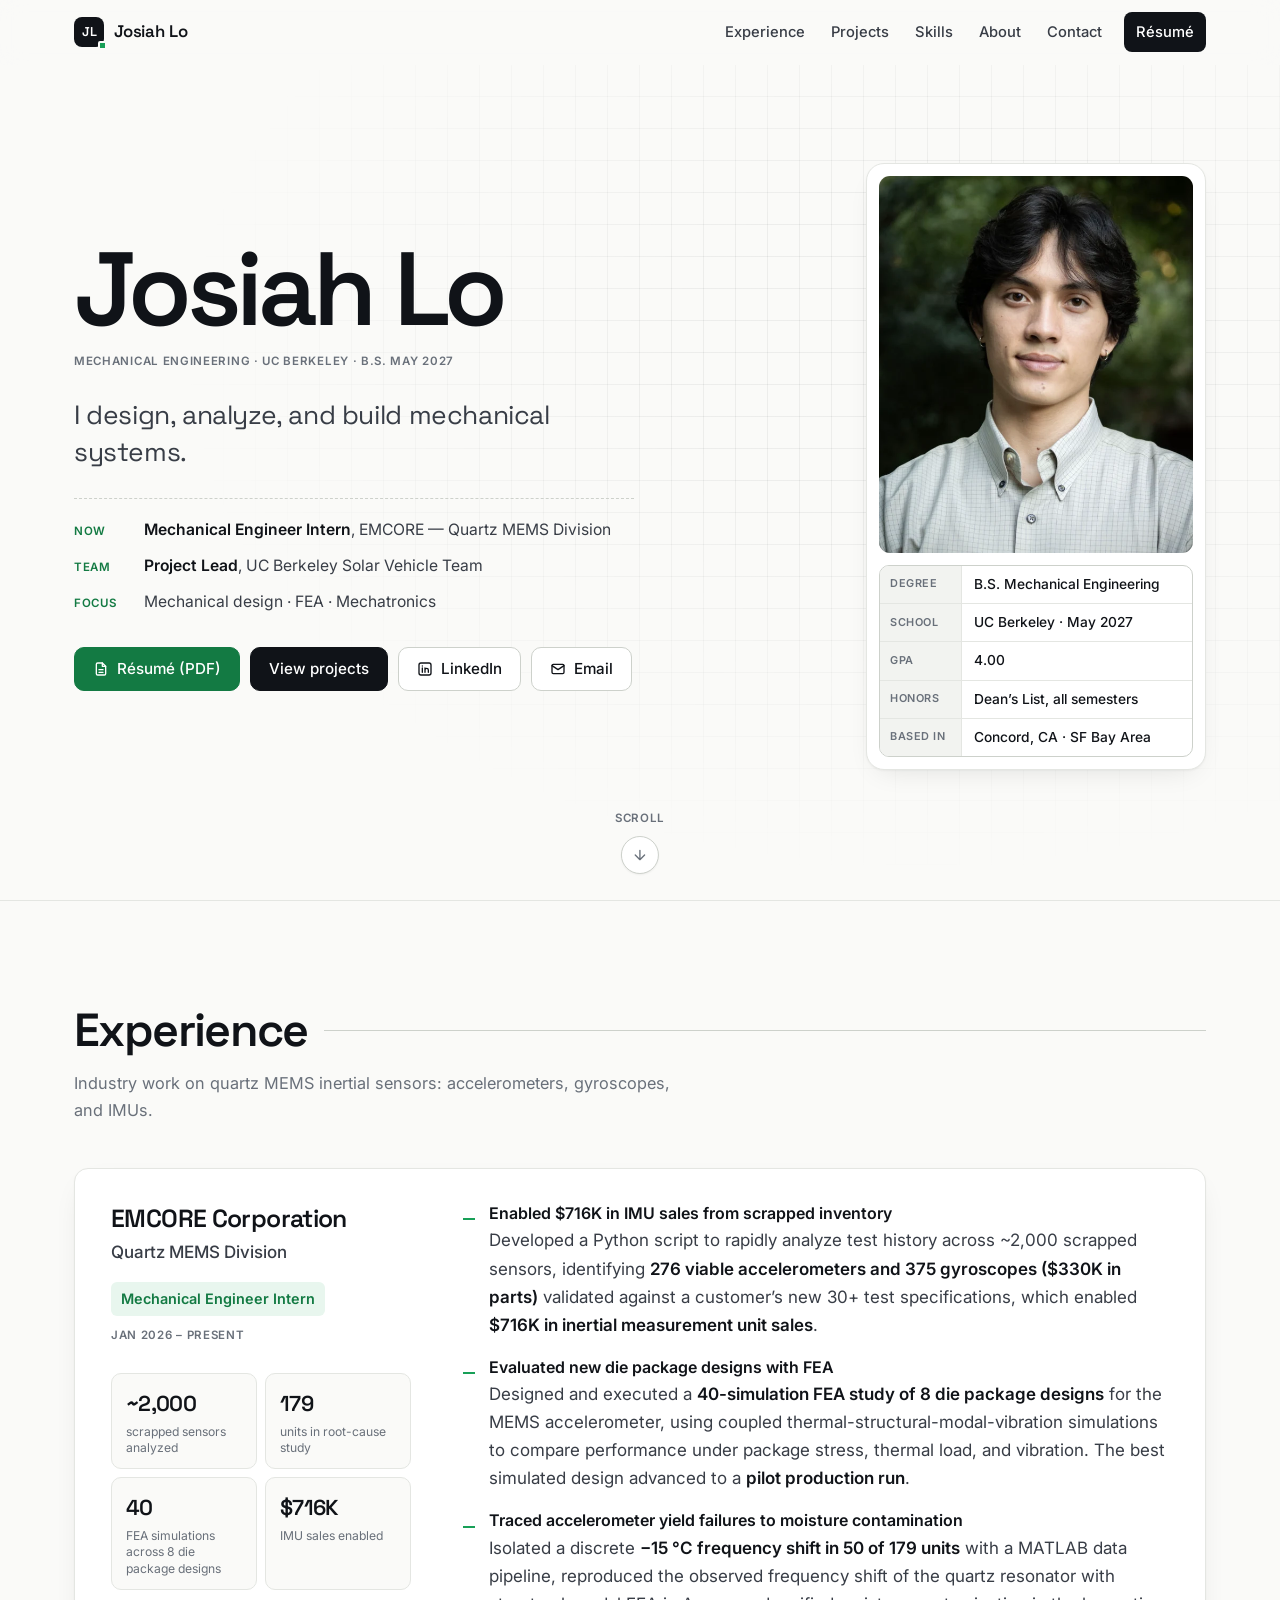
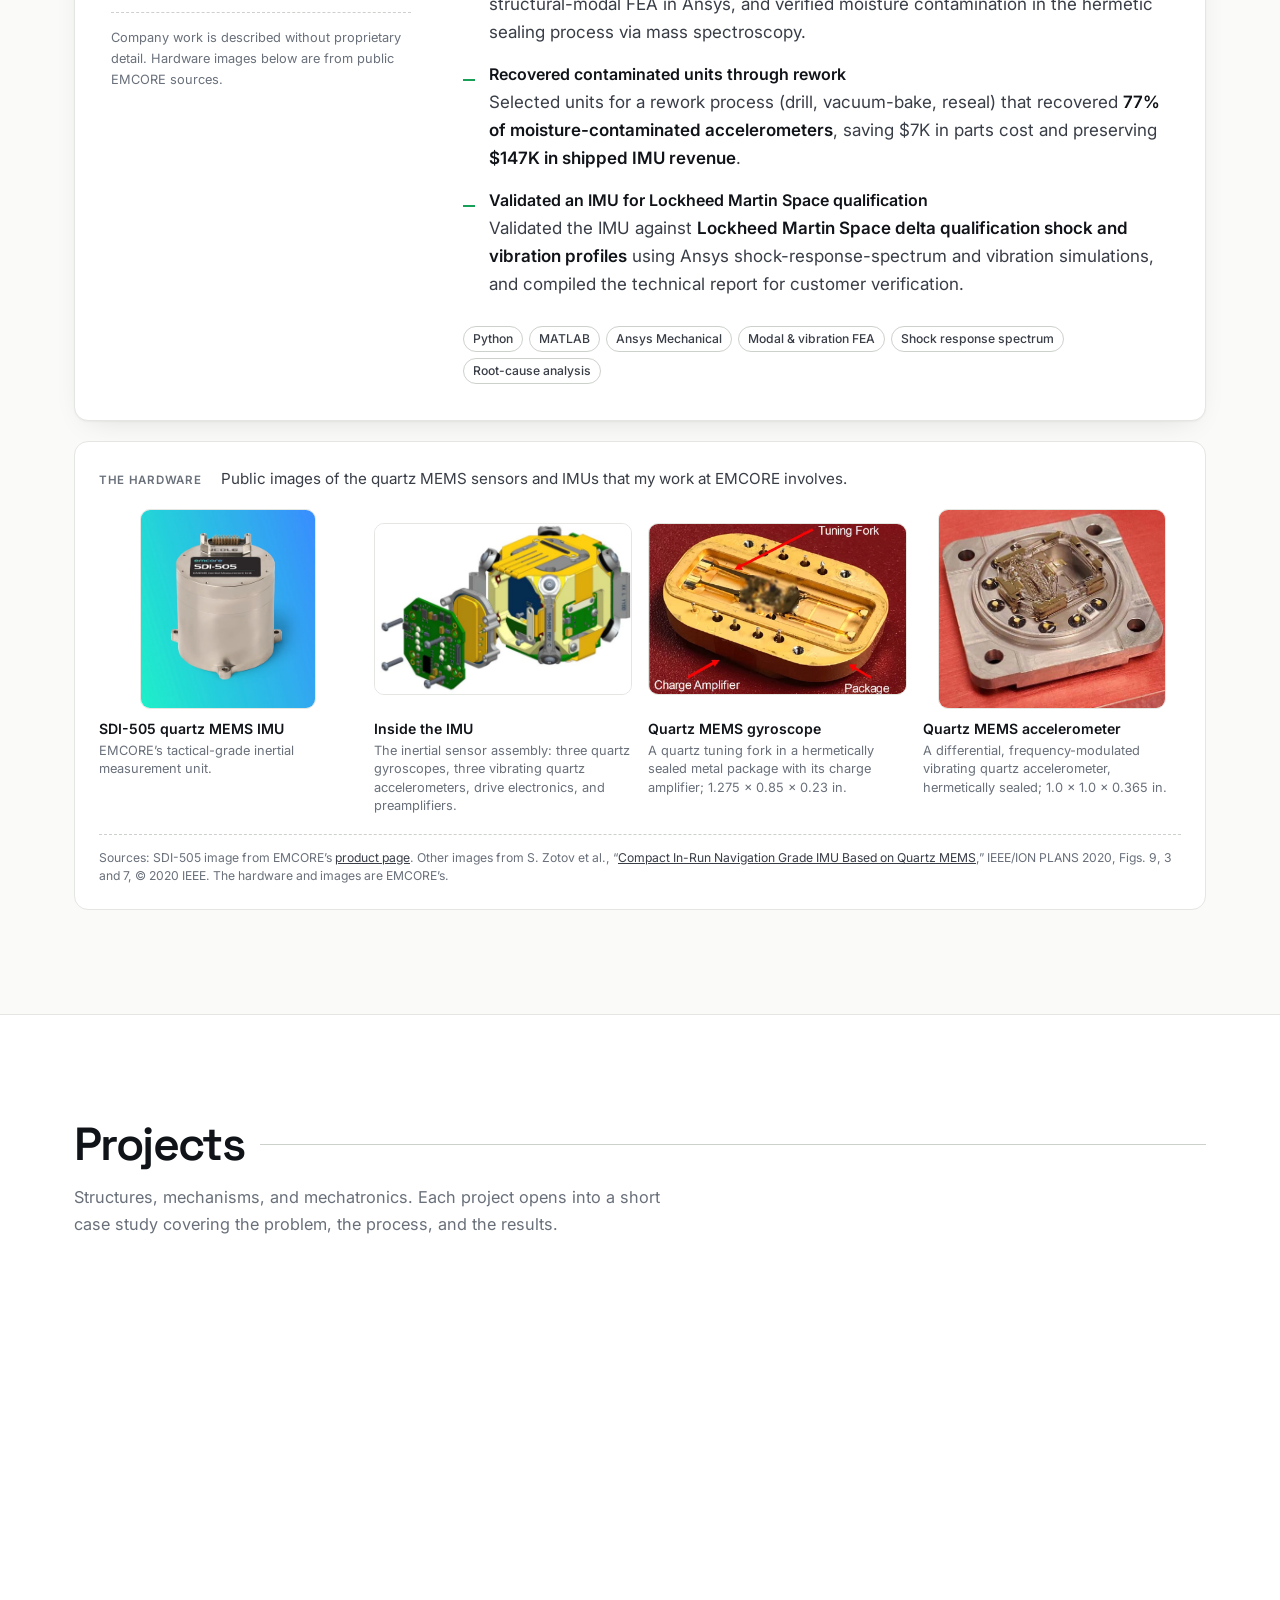
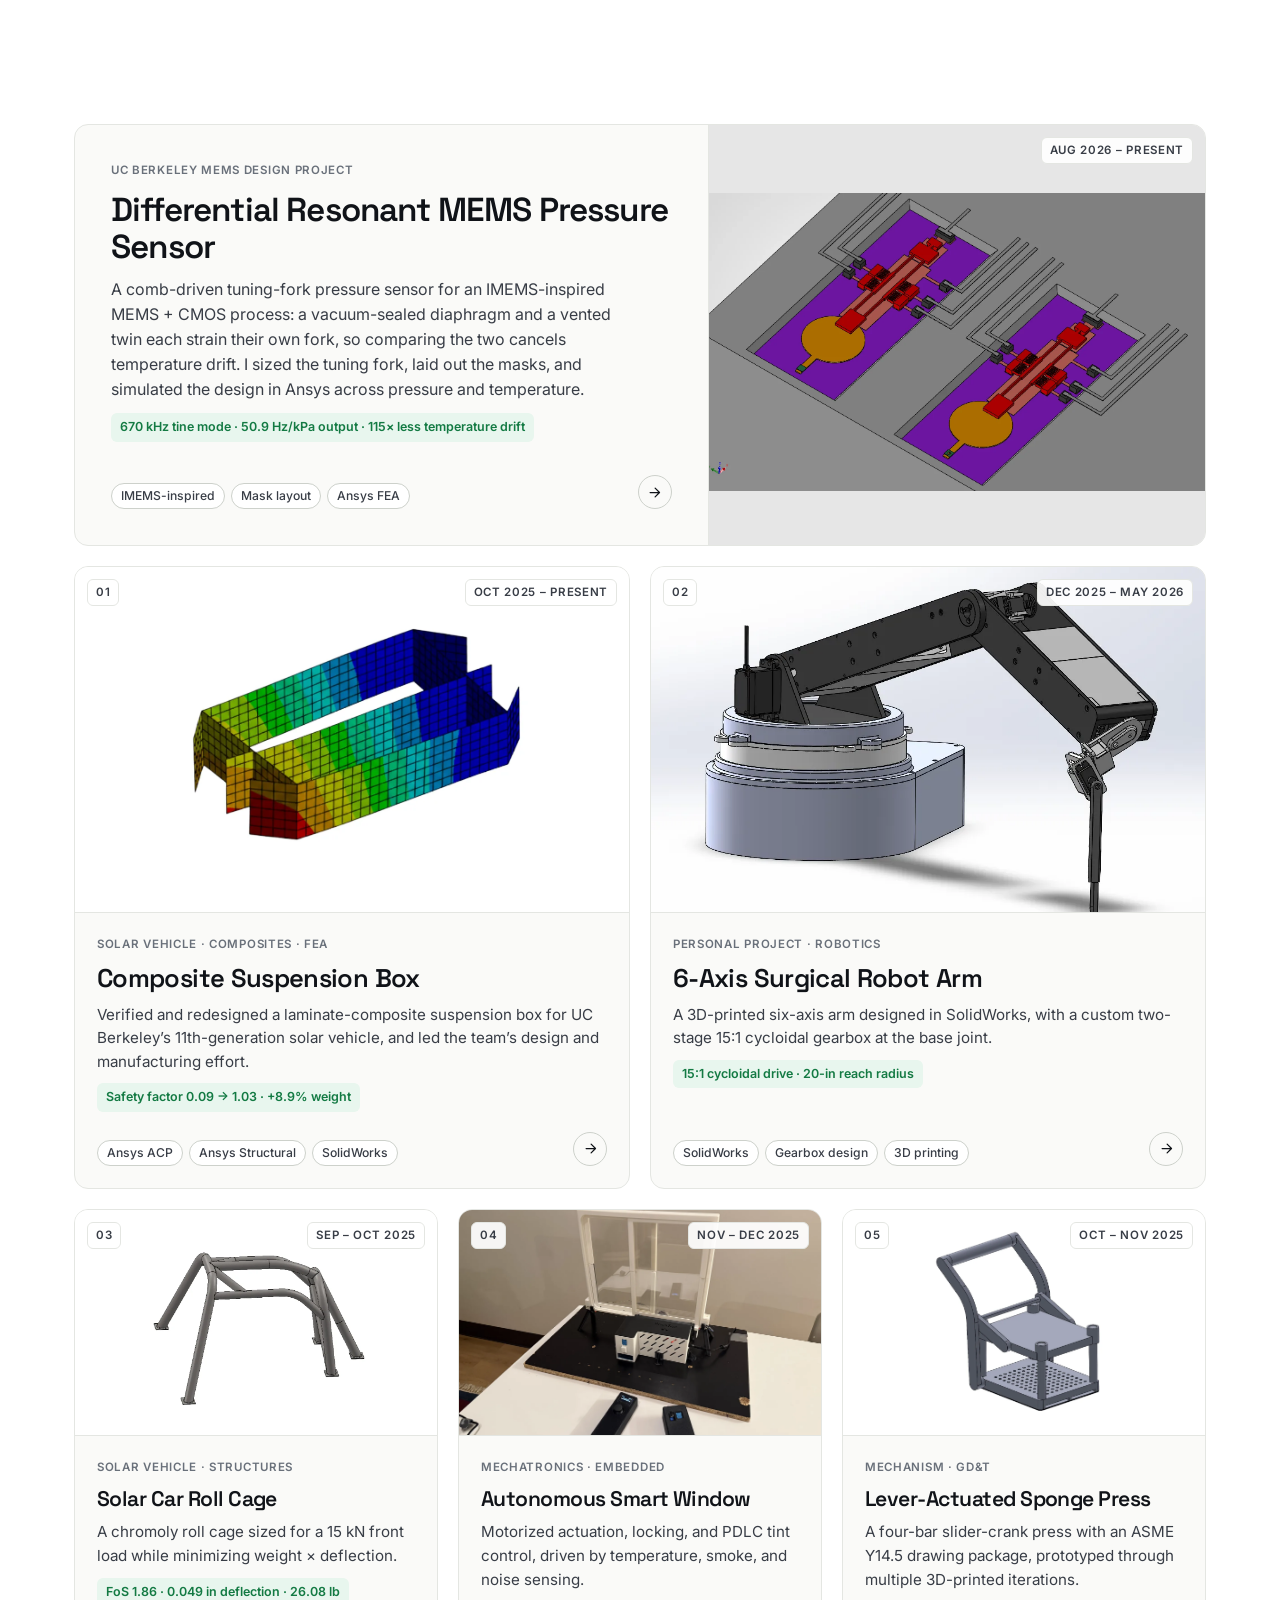
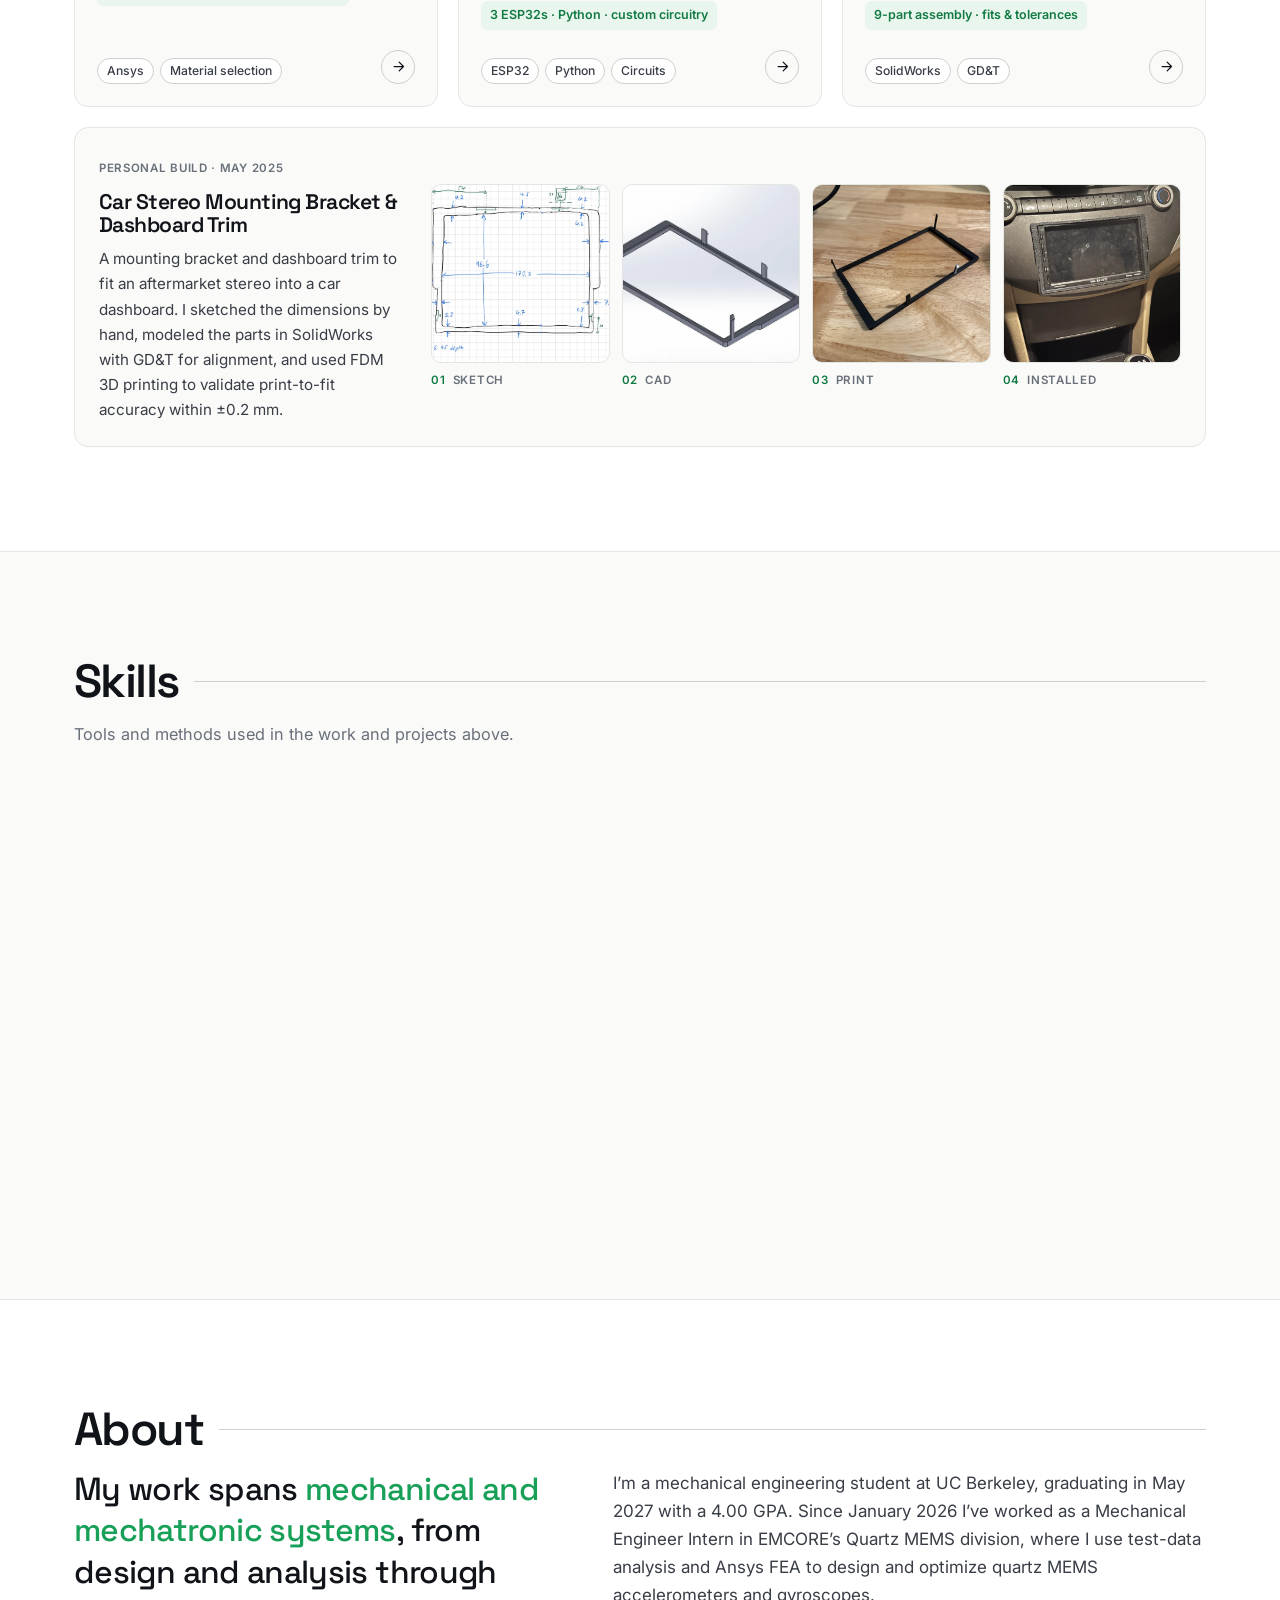
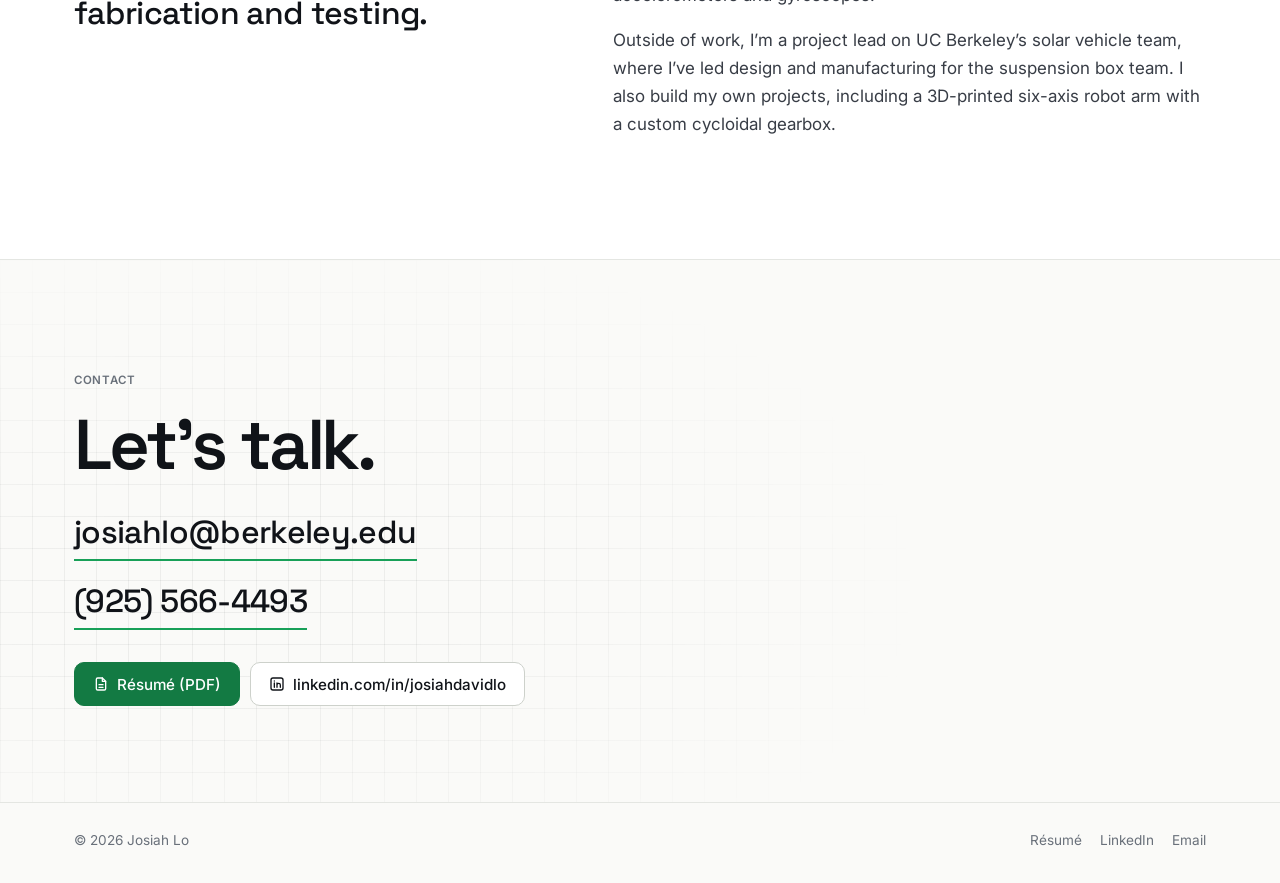
<file: index.html>
<!doctype html>
<html lang="en">
<head>
  <meta charset="utf-8">
  <meta name="viewport" content="width=device-width, initial-scale=1">
  <title>Josiah Lo — Mechanical Engineering Portfolio</title>
  <meta name="description" content="Josiah Lo — mechanical engineering student at UC Berkeley (May 2027). Mechanical design, FEA, and mechatronics projects, plus MEMS industry experience at EMCORE.">
  <link rel="canonical" href="https://josiahdlo.github.io/">
  <meta property="og:type" content="website">
  <meta property="og:title" content="Josiah Lo — Mechanical Engineering Portfolio">
  <meta property="og:description" content="Mechanical design, FEA, and mechatronics projects from a UC Berkeley mechanical engineering student, plus MEMS industry experience.">
  <meta property="og:url" content="https://josiahdlo.github.io/">
  <meta property="og:image" content="https://josiahdlo.github.io/assets/img/og-v2.jpg">
  <meta name="twitter:card" content="summary_large_image">
  <link rel="icon" href="favicon.svg" type="image/svg+xml">
  <link rel="preconnect" href="https://fonts.googleapis.com">
  <link rel="preconnect" href="https://fonts.gstatic.com" crossorigin>
  <link href="https://fonts.googleapis.com/css2?family=Inter:wght@400;500;600&family=Space+Grotesk:wght@400;500;600&display=swap" rel="stylesheet">
  <link rel="stylesheet" href="assets/css/style.css">
  <script>document.documentElement.classList.add("js");</script>
  <script type="application/ld+json">
  {
    "@context": "https://schema.org",
    "@type": "Person",
    "name": "Josiah Lo",
    "url": "https://josiahdlo.github.io/",
    "email": "mailto:josiahlo@berkeley.edu",
    "sameAs": ["https://www.linkedin.com/in/josiahdavidlo"],
    "alumniOf": { "@type": "CollegeOrUniversity", "name": "University of California, Berkeley" },
    "knowsAbout": ["Mechanical design", "Finite element analysis", "SolidWorks", "Ansys", "Mechatronics", "MEMS"]
  }
  </script>
</head>
<body>
  <a class="skip-link" href="#main">Skip to content</a>

  <header class="nav">
    <div class="wrap nav__inner">
      <a class="brand" href="#top" aria-label="Josiah Lo — home">
        <span class="brand__mark" aria-hidden="true">JL</span>
        Josiah Lo
      </a>
      <button class="nav__toggle" type="button" aria-expanded="false" aria-controls="nav-links">
        <span class="nav__toggle-bars" aria-hidden="true"></span> Menu
      </button>
      <ul class="nav__links" id="nav-links">
        <li><a href="#experience">Experience</a></li>
        <li><a href="#projects">Projects</a></li>
        <li><a href="#skills">Skills</a></li>
        <li><a href="#about">About</a></li>
        <li><a href="#contact">Contact</a></li>
        <li><a class="nav__resume" href="assets/Josiah_Lo_Resume.pdf" target="_blank" rel="noopener">Résumé</a></li>
      </ul>
    </div>
  </header>

  <main id="main">
    <!-- ============ HERO ============ -->
    <section class="hero" id="top">
      <div class="wrap hero__grid">
        <div class="hero__text">
          <h1 class="hero__name">Josiah Lo</h1>
          <p class="hero__role label">Mechanical Engineering · UC Berkeley · B.S. May 2027</p>
          <p class="hero__lead">I design, analyze, and build mechanical systems.</p>
          <ul class="hero__now">
            <li><span class="label">Now</span><span><strong>Mechanical Engineer Intern</strong>, EMCORE — Quartz MEMS Division</span></li>
            <li><span class="label">Team</span><span><strong>Project Lead</strong>, UC Berkeley Solar Vehicle Team</span></li>
            <li><span class="label">Focus</span><span>Mechanical design · FEA · Mechatronics</span></li>
          </ul>
          <div class="hero__cta">
            <a class="btn btn--accent" href="assets/Josiah_Lo_Resume.pdf" target="_blank" rel="noopener">
              <svg viewBox="0 0 24 24" fill="none" stroke="currentColor" stroke-width="2" stroke-linecap="round" stroke-linejoin="round" aria-hidden="true"><path d="M14 3H7a2 2 0 0 0-2 2v14a2 2 0 0 0 2 2h10a2 2 0 0 0 2-2V8z"/><path d="M14 3v5h5M9 13h6M9 17h6"/></svg>
              Résumé (PDF)
            </a>
            <a class="btn btn--primary" href="#projects">View projects</a>
            <a class="btn" href="https://www.linkedin.com/in/josiahdavidlo" target="_blank" rel="noopener">
              <svg viewBox="0 0 24 24" fill="none" stroke="currentColor" stroke-width="2" stroke-linecap="round" stroke-linejoin="round" aria-hidden="true"><rect x="3" y="3" width="18" height="18" rx="3"/><path d="M8 10.5V17M8 7.5v.01M12 17v-6.5M12 13.5a2.5 2.5 0 0 1 5 0V17"/></svg>
              LinkedIn
            </a>
            <a class="btn" href="mailto:josiahlo@berkeley.edu">
              <svg viewBox="0 0 24 24" fill="none" stroke="currentColor" stroke-width="2" stroke-linecap="round" stroke-linejoin="round" aria-hidden="true"><rect x="3" y="5" width="18" height="14" rx="2"/><path d="m3 7 9 6 9-6"/></svg>
              Email
            </a>
          </div>
        </div>

        <aside class="idcard" aria-label="Quick facts">
          <figure class="idcard__photo">
            <img src="assets/img/josiah-lo-portrait.webp" width="590" height="708" alt="Portrait of Josiah Lo">
          </figure>
          <dl class="titleblock">
            <div><dt>Degree</dt><dd>B.S. Mechanical Engineering</dd></div>
            <div><dt>School</dt><dd>UC Berkeley · May 2027</dd></div>
            <div><dt>GPA</dt><dd>4.00</dd></div>
            <div><dt>Honors</dt><dd>Dean’s List, all semesters</dd></div>
            <div><dt>Based in</dt><dd>Concord, CA · SF Bay Area</dd></div>
          </dl>
        </aside>
      </div>
      <a class="scroll-cue" href="#experience" aria-label="Scroll down to Experience">
        <span class="label">Scroll</span>
        <span class="scroll-cue__icon" aria-hidden="true"><svg viewBox="0 0 24 24" fill="none" stroke="currentColor" stroke-width="2" stroke-linecap="round" stroke-linejoin="round"><path d="M12 5v14M5 12l7 7 7-7"/></svg></span>
      </a>
    </section>

    <!-- ============ EXPERIENCE ============ -->
    <section class="section" id="experience">
      <div class="wrap">
        <div class="section__head">
          <h2 class="section__title">Experience</h2>
          <span class="section__rule" aria-hidden="true"></span>
        </div>
        <p class="section__intro">Industry work on quartz MEMS inertial sensors: accelerometers, gyroscopes, and IMUs.</p>

        <article class="job reveal">
          <div class="job__meta">
            <h3 class="job__company">EMCORE Corporation</h3>
            <p class="job__division">Quartz MEMS Division</p>
            <span class="job__role">Mechanical Engineer Intern</span>
            <p class="job__dates label">Jan 2026 – Present</p>
            <div class="kpis">
              <div class="kpi"><b>~2,000</b><span>scrapped sensors analyzed</span></div>
              <div class="kpi"><b>179</b><span>units in root-cause study</span></div>
              <div class="kpi"><b>40</b><span>FEA simulations across 8 die package designs</span></div>
              <div class="kpi"><b>$716K</b><span>IMU sales enabled</span></div>
            </div>
            <p class="job__note">Company work is described without proprietary detail. Hardware images below are from public EMCORE sources.</p>
          </div>
          <div class="job__body">
            <ul class="ticks">
              <li>
                <h4>Enabled $716K in IMU sales from scrapped inventory</h4>
                Developed a Python script to rapidly analyze test history across ~2,000 scrapped sensors, identifying <strong>276 viable accelerometers and 375 gyroscopes ($330K in parts)</strong> validated against a customer’s new 30+ test specifications, which enabled <strong>$716K in inertial measurement unit sales</strong>.
              </li>
              <li>
                <h4>Evaluated new die package designs with FEA</h4>
                Designed and executed a <strong>40-simulation FEA study of 8 die package designs</strong> for the MEMS accelerometer, using coupled thermal-structural-modal-vibration simulations to compare performance under package stress, thermal load, and vibration. The best simulated design advanced to a <strong>pilot production run</strong>.
              </li>
              <li>
                <h4>Traced accelerometer yield failures to moisture contamination</h4>
                Isolated a discrete <strong>−15 °C frequency shift in 50 of 179 units</strong> with a MATLAB data pipeline, reproduced the observed frequency shift of the quartz resonator with structural-modal FEA in Ansys, and verified moisture contamination in the hermetic sealing process via mass spectroscopy.
              </li>
              <li>
                <h4>Recovered contaminated units through rework</h4>
                Selected units for a rework process (drill, vacuum-bake, reseal) that recovered <strong>77% of moisture-contaminated accelerometers</strong>, saving $7K in parts cost and preserving <strong>$147K in shipped IMU revenue</strong>.
              </li>
              <li>
                <h4>Validated an IMU for Lockheed Martin Space qualification</h4>
                Validated the IMU against <strong>Lockheed Martin Space delta qualification shock and vibration profiles</strong> using Ansys shock-response-spectrum and vibration simulations, and compiled the technical report for customer verification.
              </li>
            </ul>
            <ul class="tags" aria-label="Tools used">
              <li>Python</li><li>MATLAB</li><li>Ansys Mechanical</li><li>Modal &amp; vibration FEA</li><li>Shock response spectrum</li><li>Root-cause analysis</li>
            </ul>
          </div>
        </article>

        <div class="hw reveal">
          <div class="hw__head">
            <span class="label">The hardware</span>
            <p>Public images of the quartz MEMS sensors and IMUs that my work at EMCORE involves.</p>
          </div>
          <div class="hw__grid">
            <figure>
              <a href="assets/img/emcore/sdi-505.webp" data-zoom><img src="assets/img/emcore/sdi-505.webp" width="881" height="1000" alt="EMCORE SDI-505 quartz MEMS inertial measurement unit" loading="lazy"></a>
              <figcaption><b>SDI-505 quartz MEMS IMU</b> EMCORE’s tactical-grade inertial measurement unit.</figcaption>
            </figure>
            <figure>
              <a href="assets/img/emcore/imu-internals.webp" data-zoom><img src="assets/img/emcore/imu-internals.webp" width="1087" height="722" alt="Exploded CAD view of the IMU's inertial sensor assembly" loading="lazy"></a>
              <figcaption><b>Inside the IMU</b> The inertial sensor assembly: three quartz gyroscopes, three vibrating quartz accelerometers, drive electronics, and preamplifiers.</figcaption>
            </figure>
            <figure>
              <a href="assets/img/emcore/gyro-opened.webp" data-zoom><img src="assets/img/emcore/gyro-opened.webp" width="817" height="542" alt="Opened quartz MEMS gyroscope package showing the tuning fork and charge amplifier" loading="lazy"></a>
              <figcaption><b>Quartz MEMS gyroscope</b> A quartz tuning fork in a hermetically sealed metal package with its charge amplifier; 1.275 × 0.85 × 0.23 in.</figcaption>
            </figure>
            <figure>
              <a href="assets/img/emcore/accel-opened.webp" data-zoom><img src="assets/img/emcore/accel-opened.webp" width="950" height="834" alt="Opened vibrating quartz accelerometer in its metal enclosure" loading="lazy"></a>
              <figcaption><b>Quartz MEMS accelerometer</b> A differential, frequency-modulated vibrating quartz accelerometer, hermetically sealed; 1.0 × 1.0 × 0.365 in.</figcaption>
            </figure>
          </div>
          <p class="hw__src">Sources: SDI-505 image from EMCORE’s <a href="https://www.emcore.com/product/sdi-505-tactical-grade-inertial-measurement-unit-imu-non-itar/" target="_blank" rel="noopener">product page</a>. Other images from S. Zotov et al., “<a href="https://ieeexplore.ieee.org/document/9109851" target="_blank" rel="noopener">Compact In-Run Navigation Grade IMU Based on Quartz MEMS</a>,” IEEE/ION PLANS 2020, Figs. 9, 3 and 7, © 2020 IEEE. The hardware and images are EMCORE’s.</p>
        </div>
      </div>
    </section>

    <!-- ============ PROJECTS ============ -->
    <section class="section section--alt" id="projects">
      <div class="wrap">
        <div class="section__head">
          <h2 class="section__title">Projects</h2>
          <span class="section__rule" aria-hidden="true"></span>
        </div>
        <p class="section__intro">Structures, mechanisms, and mechatronics. Each project opens into a short case study covering the problem, the process, and the results.</p>

        <div class="projects">
          <a class="card card--wide reveal" href="projects/quartz-robot.html">
            <div class="card__media card__media--duo">
              <span class="duo" style="--ar:0.77"><img src="assets/img/lamq/card-cad.webp" width="570" height="740" alt="Near-final SolidWorks CAD of the quartz manipulation robot" loading="lazy"><span class="label">CAD</span></span>
              <span class="duo" style="--ar:1.06"><img src="assets/img/lamq/card-build.webp" width="960" height="903" alt="The built quartz manipulation robot on a table, with its vacuum cup cluster over a clear test plate" loading="lazy"><span class="label">Built</span></span>
              <span class="card__date label">Aug 2026 – Present</span>
            </div>
            <div class="card__body">
              <div class="card__meta"><span class="pill">In progress</span><span class="label">Lam Research–sponsored senior design</span></div>
              <h3 class="card__title">Quartz Manipulation Robot</h3>
              <p class="card__text">A 3-axis SCARA-style pick-and-place robot with an automatic vacuum cup selector, for handling high-finish quartz components in semiconductor equipment assembly. We’ve built it and started testing. I designed the vacuum cup selector.</p>
              <span class="card__metric">Cup clusters for 2, 3 &amp; 4 mm cups · −80 kPa vacuum</span>
              <div class="card__foot">
                <ul class="tags"><li>SolidWorks</li><li>Mechanism design</li><li>Vacuum handling</li></ul>
                <span class="card__go" aria-hidden="true"><svg viewBox="0 0 24 24" fill="none" stroke="currentColor" stroke-width="2" stroke-linecap="round" stroke-linejoin="round"><path d="M5 12h14M13 5l7 7-7 7"/></svg></span>
              </div>
            </div>
          </a>

          <a class="card card--wide card--flip reveal" href="projects/mems-pressure-sensor.html">
            <div class="card__media card__media--cad">
              <img src="assets/img/mems/final-die.webp" width="1409" height="845" alt="CAD of the final MEMS pressure sensor die with its two diaphragm and tuning-fork units in their trenches" loading="lazy">
              <span class="card__date label">Aug 2026 – Present</span>
            </div>
            <div class="card__body">
              <div class="card__meta"><span class="label">UC Berkeley MEMS design project</span></div>
              <h3 class="card__title">Differential Resonant MEMS Pressure Sensor</h3>
              <p class="card__text">A comb-driven tuning-fork pressure sensor for an IMEMS-inspired MEMS + CMOS process: a vacuum-sealed diaphragm and a vented twin each strain their own fork, so comparing the two cancels temperature drift. I sized the tuning fork, laid out the masks, and simulated the design in Ansys across pressure and temperature.</p>
              <span class="card__metric">670 kHz tine mode · 50.9 Hz/kPa output · 115× less temperature drift</span>
              <div class="card__foot">
                <ul class="tags"><li>IMEMS-inspired</li><li>Mask layout</li><li>Ansys FEA</li></ul>
                <span class="card__go" aria-hidden="true"><svg viewBox="0 0 24 24" fill="none" stroke="currentColor" stroke-width="2" stroke-linecap="round" stroke-linejoin="round"><path d="M5 12h14M13 5l7 7-7 7"/></svg></span>
              </div>
            </div>
          </a>

          <a class="card card--lg reveal" href="projects/suspension-box.html">
            <div class="card__media">
              <img src="assets/img/susbox/fea-hero.webp" width="1248" height="833" alt="Ansys composite FEA results on the suspension box mesh" loading="lazy">
              <span class="card__index label">01</span>
              <span class="card__date label">Oct 2025 – Present</span>
            </div>
            <div class="card__body">
              <div class="card__meta"><span class="label">Solar Vehicle · Composites · FEA</span></div>
              <h3 class="card__title">Composite Suspension Box</h3>
              <p class="card__text">Verified and redesigned a laminate-composite suspension box for UC Berkeley’s 11th-generation solar vehicle, and led the team’s design and manufacturing effort.</p>
              <span class="card__metric">Safety factor 0.09 → 1.03 · +8.9% weight</span>
              <div class="card__foot">
                <ul class="tags"><li>Ansys ACP</li><li>Ansys Structural</li><li>SolidWorks</li></ul>
                <span class="card__go" aria-hidden="true"><svg viewBox="0 0 24 24" fill="none" stroke="currentColor" stroke-width="2" stroke-linecap="round" stroke-linejoin="round"><path d="M5 12h14M13 5l7 7-7 7"/></svg></span>
              </div>
            </div>
          </a>

          <a class="card card--lg reveal" href="projects/surgical-robot.html">
            <div class="card__media">
              <img src="assets/img/robot/arm-hero.webp" width="983" height="751" alt="SolidWorks render of the six-axis robot arm on its gearbox base" loading="lazy">
              <span class="card__index label">02</span>
              <span class="card__date label">Dec 2025 – May 2026</span>
            </div>
            <div class="card__body">
              <div class="card__meta"><span class="label">Personal project · Robotics</span></div>
              <h3 class="card__title">6-Axis Surgical Robot Arm</h3>
              <p class="card__text">A 3D-printed six-axis arm designed in SolidWorks, with a custom two-stage 15:1 cycloidal gearbox at the base joint.</p>
              <span class="card__metric">15:1 cycloidal drive · 20-in reach radius</span>
              <div class="card__foot">
                <ul class="tags"><li>SolidWorks</li><li>Gearbox design</li><li>3D printing</li></ul>
                <span class="card__go" aria-hidden="true"><svg viewBox="0 0 24 24" fill="none" stroke="currentColor" stroke-width="2" stroke-linecap="round" stroke-linejoin="round"><path d="M5 12h14M13 5l7 7-7 7"/></svg></span>
              </div>
            </div>
          </a>

          <a class="card reveal" href="projects/roll-cage.html">
            <div class="card__media card__media--contain">
              <img src="assets/img/rollcage/cad.webp" width="884" height="655" alt="SolidWorks model of the chromoly roll cage" loading="lazy">
              <span class="card__index label">03</span>
              <span class="card__date label">Sep – Oct 2025</span>
            </div>
            <div class="card__body">
              <div class="card__meta"><span class="label">Solar Vehicle · Structures</span></div>
              <h3 class="card__title">Solar Car Roll Cage</h3>
              <p class="card__text">A chromoly roll cage sized for a 15 kN front load while minimizing weight × deflection.</p>
              <span class="card__metric">FoS 1.86 · 0.049 in deflection · 26.08 lb</span>
              <div class="card__foot">
                <ul class="tags"><li>Ansys</li><li>Material selection</li></ul>
                <span class="card__go" aria-hidden="true"><svg viewBox="0 0 24 24" fill="none" stroke="currentColor" stroke-width="2" stroke-linecap="round" stroke-linejoin="round"><path d="M5 12h14M13 5l7 7-7 7"/></svg></span>
              </div>
            </div>
          </a>

          <a class="card reveal" href="projects/smart-window.html">
            <div class="card__media">
              <img src="assets/img/window/hero.webp" width="1600" height="1200" alt="Smart window prototype on its base with printed electronics enclosures" loading="lazy">
              <span class="card__index label">04</span>
              <span class="card__date label">Nov – Dec 2025</span>
            </div>
            <div class="card__body">
              <div class="card__meta"><span class="label">Mechatronics · Embedded</span></div>
              <h3 class="card__title">Autonomous Smart Window</h3>
              <p class="card__text">Motorized actuation, locking, and PDLC tint control, driven by temperature, smoke, and noise sensing.</p>
              <span class="card__metric">3 ESP32s · Python · custom circuitry</span>
              <div class="card__foot">
                <ul class="tags"><li>ESP32</li><li>Python</li><li>Circuits</li></ul>
                <span class="card__go" aria-hidden="true"><svg viewBox="0 0 24 24" fill="none" stroke="currentColor" stroke-width="2" stroke-linecap="round" stroke-linejoin="round"><path d="M5 12h14M13 5l7 7-7 7"/></svg></span>
              </div>
            </div>
          </a>

          <a class="card reveal" href="projects/sponge-press.html">
            <div class="card__media card__media--contain">
              <img src="assets/img/press/render-iso.webp" width="902" height="849" alt="SolidWorks render of the lever-actuated sponge press" loading="lazy">
              <span class="card__index label">05</span>
              <span class="card__date label">Oct – Nov 2025</span>
            </div>
            <div class="card__body">
              <div class="card__meta"><span class="label">Mechanism · GD&amp;T</span></div>
              <h3 class="card__title">Lever-Actuated Sponge Press</h3>
              <p class="card__text">A four-bar slider-crank press with an ASME Y14.5 drawing package, prototyped through multiple 3D-printed iterations.</p>
              <span class="card__metric">9-part assembly · fits &amp; tolerances</span>
              <div class="card__foot">
                <ul class="tags"><li>SolidWorks</li><li>GD&amp;T</li></ul>
                <span class="card__go" aria-hidden="true"><svg viewBox="0 0 24 24" fill="none" stroke="currentColor" stroke-width="2" stroke-linecap="round" stroke-linejoin="round"><path d="M5 12h14M13 5l7 7-7 7"/></svg></span>
              </div>
            </div>
          </a>
        </div>

        <div class="build reveal">
          <div>
            <span class="label">Personal build · May 2025</span>
            <h3 class="build__title">Car Stereo Mounting Bracket &amp; Dashboard Trim</h3>
            <p class="build__text">A mounting bracket and dashboard trim to fit an aftermarket stereo into a car dashboard. I sketched the dimensions by hand, modeled the parts in SolidWorks with GD&amp;T for alignment, and used FDM 3D printing to validate print-to-fit accuracy within ±0.2 mm.</p>
          </div>
          <ol class="build__steps">
            <li><figure><a href="assets/img/stereo/sketch.webp" data-zoom><img src="assets/img/stereo/sketch.webp" width="1600" height="1033" alt="Hand sketch of the bracket with its dimensions" loading="lazy"></a><figcaption class="label"><span>Sketch</span></figcaption></figure></li>
            <li><figure><a href="assets/img/stereo/cad.webp" data-zoom><img src="assets/img/stereo/cad.webp" width="1180" height="793" alt="SolidWorks model of the stereo mounting bracket" loading="lazy"></a><figcaption class="label"><span>CAD</span></figcaption></figure></li>
            <li><figure><a href="assets/img/stereo/print.webp" data-zoom><img src="assets/img/stereo/print.webp" width="1200" height="1600" alt="3D-printed stereo mounting bracket" loading="lazy"></a><figcaption class="label"><span>Print</span></figcaption></figure></li>
            <li><figure><a href="assets/img/stereo/installed.webp" data-zoom><img src="assets/img/stereo/installed.webp" width="1600" height="1200" alt="Stereo and trim installed in the car dashboard" loading="lazy"></a><figcaption class="label"><span>Installed</span></figcaption></figure></li>
          </ol>
        </div>
      </div>
    </section>

    <!-- ============ SKILLS ============ -->
    <section class="section" id="skills">
      <div class="wrap">
        <div class="section__head">
          <h2 class="section__title">Skills</h2>
          <span class="section__rule" aria-hidden="true"></span>
        </div>
        <p class="section__intro">Tools and methods used in the work and projects above.</p>

        <div class="skills reveal">
          <div class="skill">
            <h3>Design &amp; CAD</h3>
            <ul>
              <li>SolidWorks</li>
              <li>Creo</li>
              <li>AutoCAD</li>
              <li>GD&amp;T per ASME Y14.5</li>
              <li>Drawings, BOMs, fits &amp; tolerances</li>
              <li>MEMS mask layout<span>PolyMUMPs</span></li>
            </ul>
          </div>
          <div class="skill">
            <h3>Simulation &amp; Analysis</h3>
            <ul>
              <li>Ansys Mechanical<span>Structural, thermal, modal, vibration, shock response spectrum</span></li>
              <li>Ansys Composite PrepPost (ACP)</li>
              <li>Material selection<span>Ashby charts</span></li>
            </ul>
          </div>
          <div class="skill">
            <h3>Electronics &amp; Embedded</h3>
            <ul>
              <li>ESP32 microcontrollers</li>
              <li>Circuit design</li>
              <li>LTspice</li>
              <li>Soldering</li>
            </ul>
          </div>
          <div class="skill">
            <h3>Software &amp; Data</h3>
            <ul>
              <li>Python<span>Data analysis, embedded control</span></li>
              <li>MATLAB</li>
              <li>MS Office</li>
            </ul>
          </div>
          <div class="skill">
            <h3>Fabrication &amp; Test</h3>
            <ul>
              <li>3D printing</li>
              <li>Mill &amp; lathe</li>
              <li>Lock-in amplifier</li>
              <li>PLL</li>
            </ul>
          </div>
        </div>

        <div class="coursework reveal">
          <span class="label">Coursework</span>
          <p>Behavior of Materials · Mechanics · Circuit Design · 3D Modeling · Manufacturing and GD&amp;T · Finite Element Analysis · Feedback Control Systems</p>
        </div>
      </div>
    </section>

    <!-- ============ ABOUT ============ -->
    <section class="section section--alt" id="about">
      <div class="wrap">
        <div class="section__head">
          <h2 class="section__title">About</h2>
          <span class="section__rule" aria-hidden="true"></span>
        </div>

        <div class="about reveal">
          <p class="about__lead">My work spans <span>mechanical and mechatronic systems</span>, from design and analysis through fabrication and testing.</p>
          <div class="about__body">
            <p>I’m a mechanical engineering student at UC Berkeley, graduating in May 2027 with a 4.00 GPA. Since January 2026 I’ve worked as a Mechanical Engineer Intern in EMCORE’s Quartz MEMS division, where I use test-data analysis and Ansys FEA to design and optimize quartz MEMS accelerometers and gyroscopes.</p>
            <p>Outside of work, I’m a project lead on UC Berkeley’s solar vehicle team, where I’ve led design and manufacturing for the suspension box team. I also build my own projects, including a 3D-printed six-axis robot arm with a custom cycloidal gearbox.</p>
          </div>
        </div>
      </div>
    </section>

    <!-- ============ CONTACT ============ -->
    <section class="contact" id="contact">
      <div class="wrap">
        <span class="label">Contact</span>
        <h2 class="contact__title">Let’s talk.</h2>
        <div class="contact__methods">
          <a class="contact__email" href="mailto:josiahlo@berkeley.edu">josiahlo@berkeley.edu</a>
          <a class="contact__email" href="tel:+19255664493">(925) 566-4493</a>
        </div>
        <div class="contact__links">
          <a class="btn btn--accent" href="assets/Josiah_Lo_Resume.pdf" target="_blank" rel="noopener">
            <svg viewBox="0 0 24 24" fill="none" stroke="currentColor" stroke-width="2" stroke-linecap="round" stroke-linejoin="round" aria-hidden="true"><path d="M14 3H7a2 2 0 0 0-2 2v14a2 2 0 0 0 2 2h10a2 2 0 0 0 2-2V8z"/><path d="M14 3v5h5M9 13h6M9 17h6"/></svg>
            Résumé (PDF)
          </a>
          <a class="btn" href="https://www.linkedin.com/in/josiahdavidlo" target="_blank" rel="noopener">
            <svg viewBox="0 0 24 24" fill="none" stroke="currentColor" stroke-width="2" stroke-linecap="round" stroke-linejoin="round" aria-hidden="true"><rect x="3" y="3" width="18" height="18" rx="3"/><path d="M8 10.5V17M8 7.5v.01M12 17v-6.5M12 13.5a2.5 2.5 0 0 1 5 0V17"/></svg>
            linkedin.com/in/josiahdavidlo
          </a>
        </div>
      </div>
    </section>
  </main>

  <footer class="footer">
    <div class="wrap footer__inner">
      <span>© <span data-year>2026</span> Josiah Lo</span>
      <nav aria-label="Footer">
        <a href="assets/Josiah_Lo_Resume.pdf" target="_blank" rel="noopener">Résumé</a>
        <a href="https://www.linkedin.com/in/josiahdavidlo" target="_blank" rel="noopener">LinkedIn</a>
        <a href="mailto:josiahlo@berkeley.edu">Email</a>
      </nav>
    </div>
  </footer>

  <script src="assets/js/main.js" defer></script>
</body>
</html>
</file>
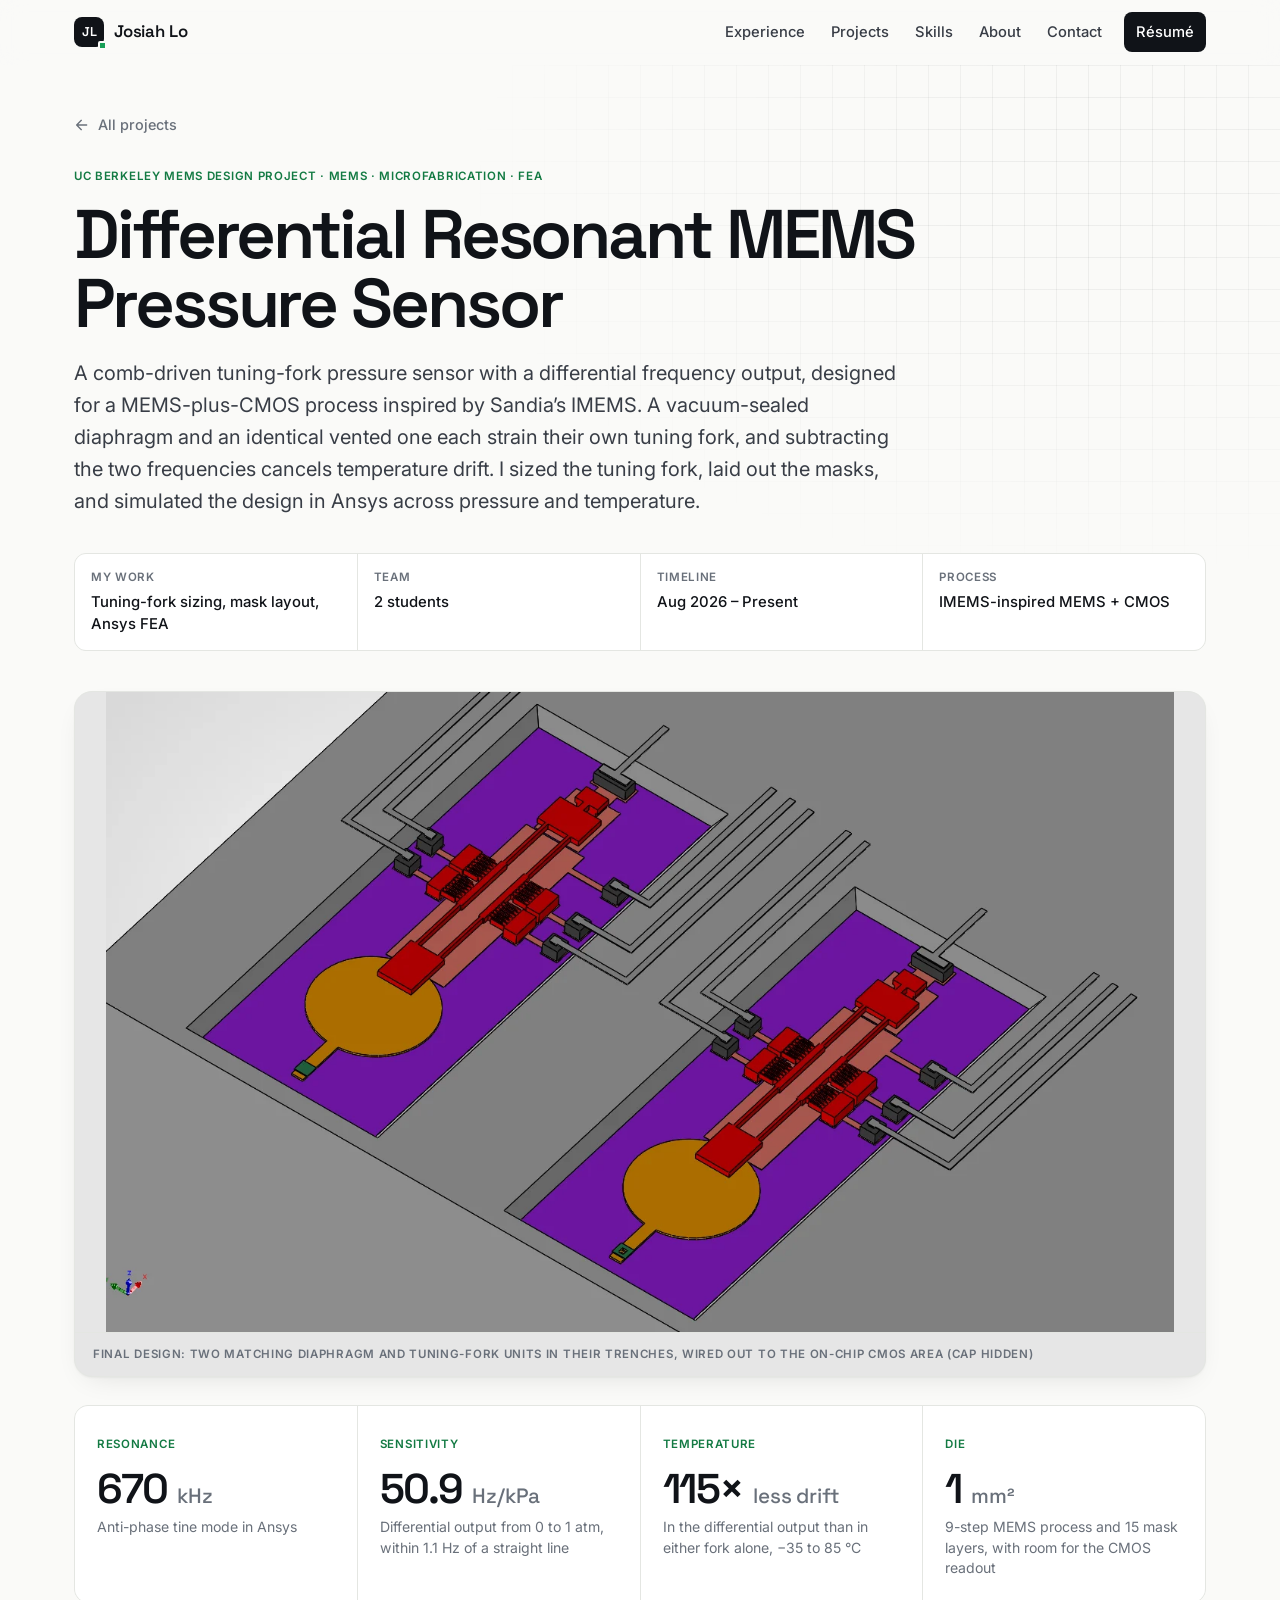
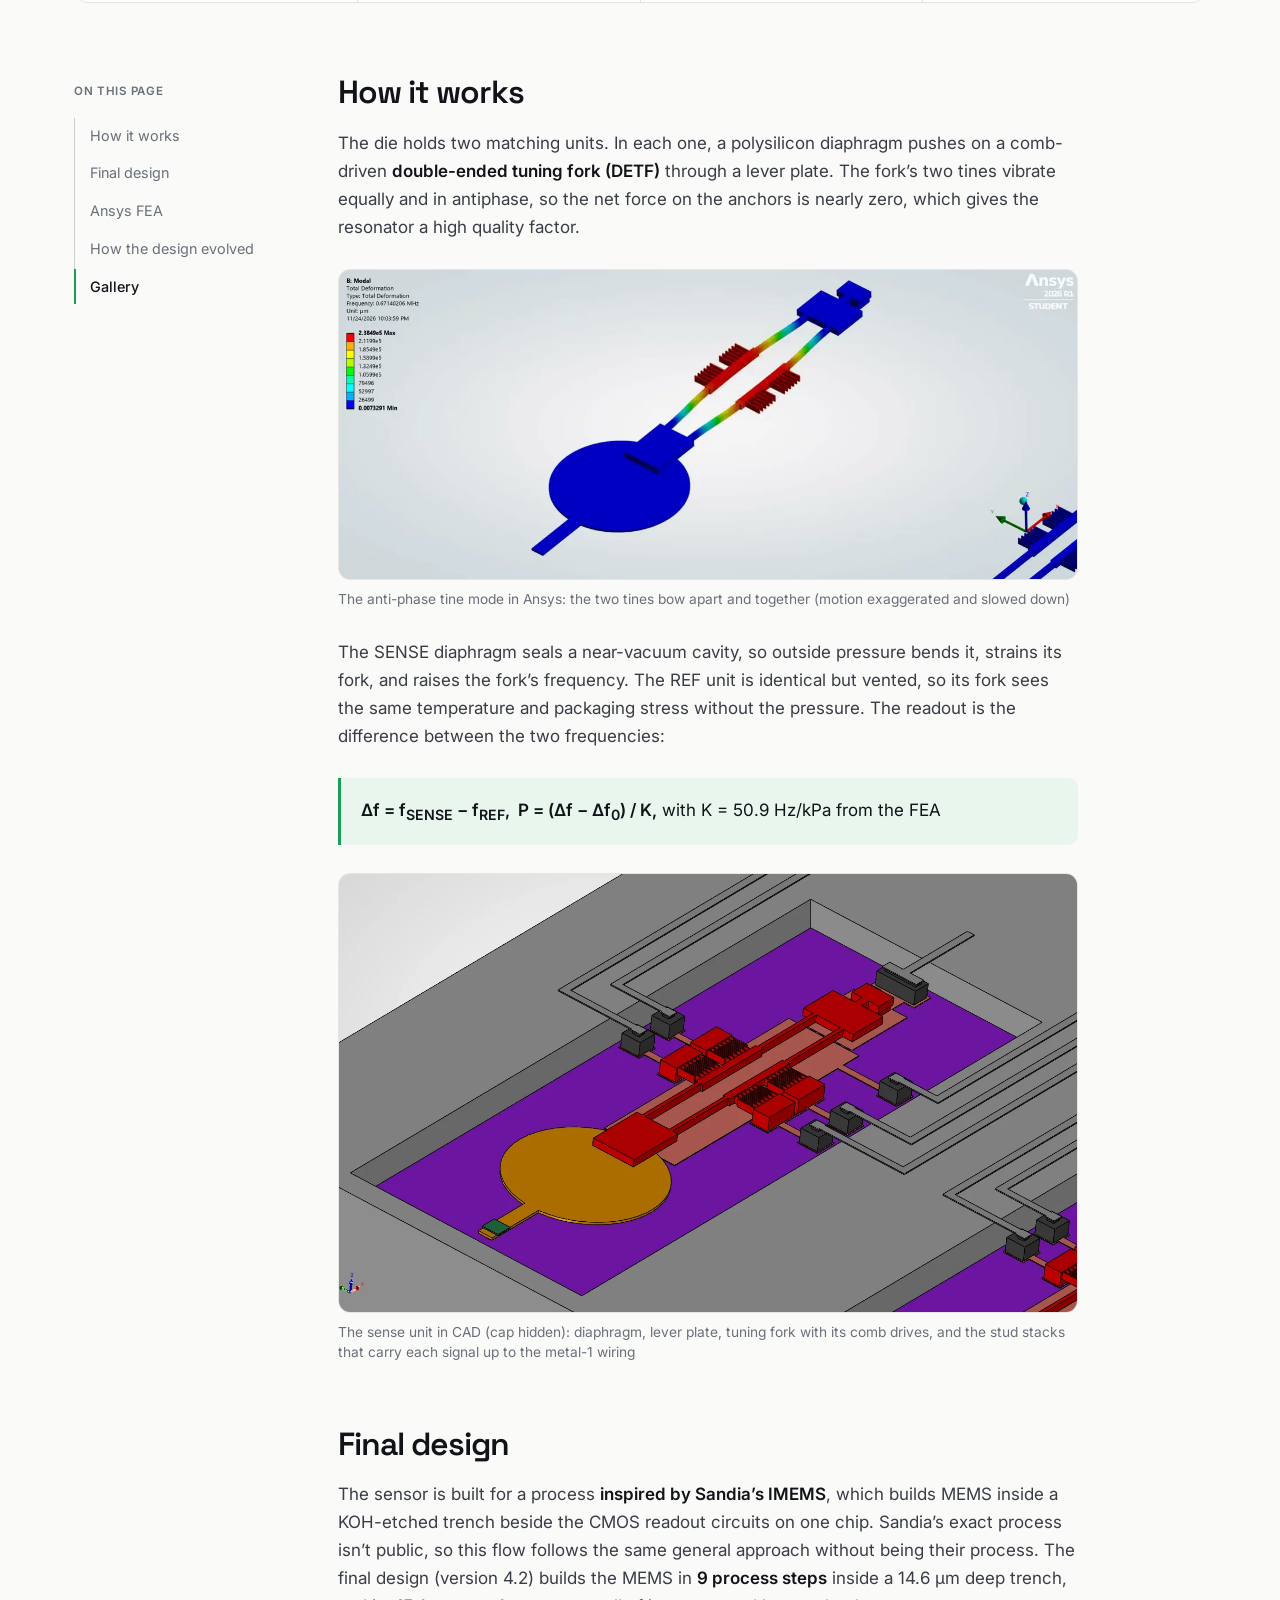
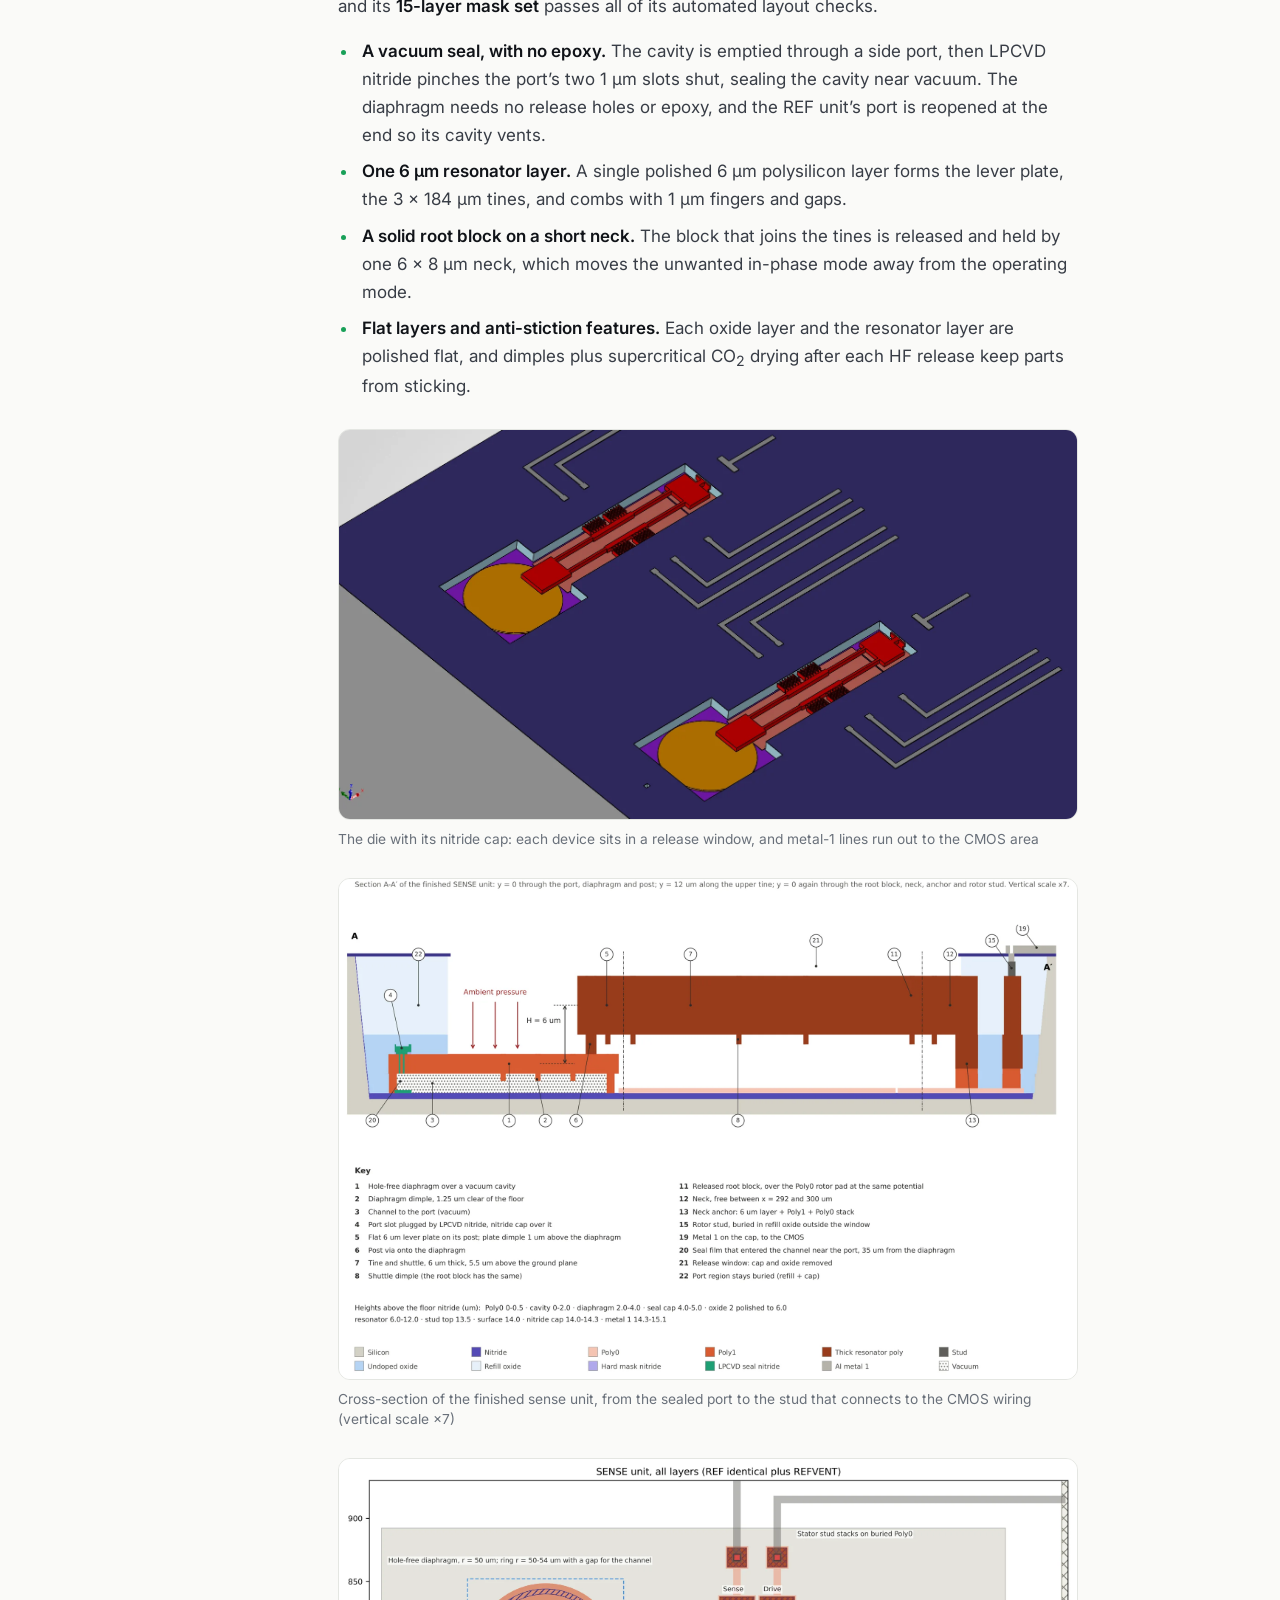
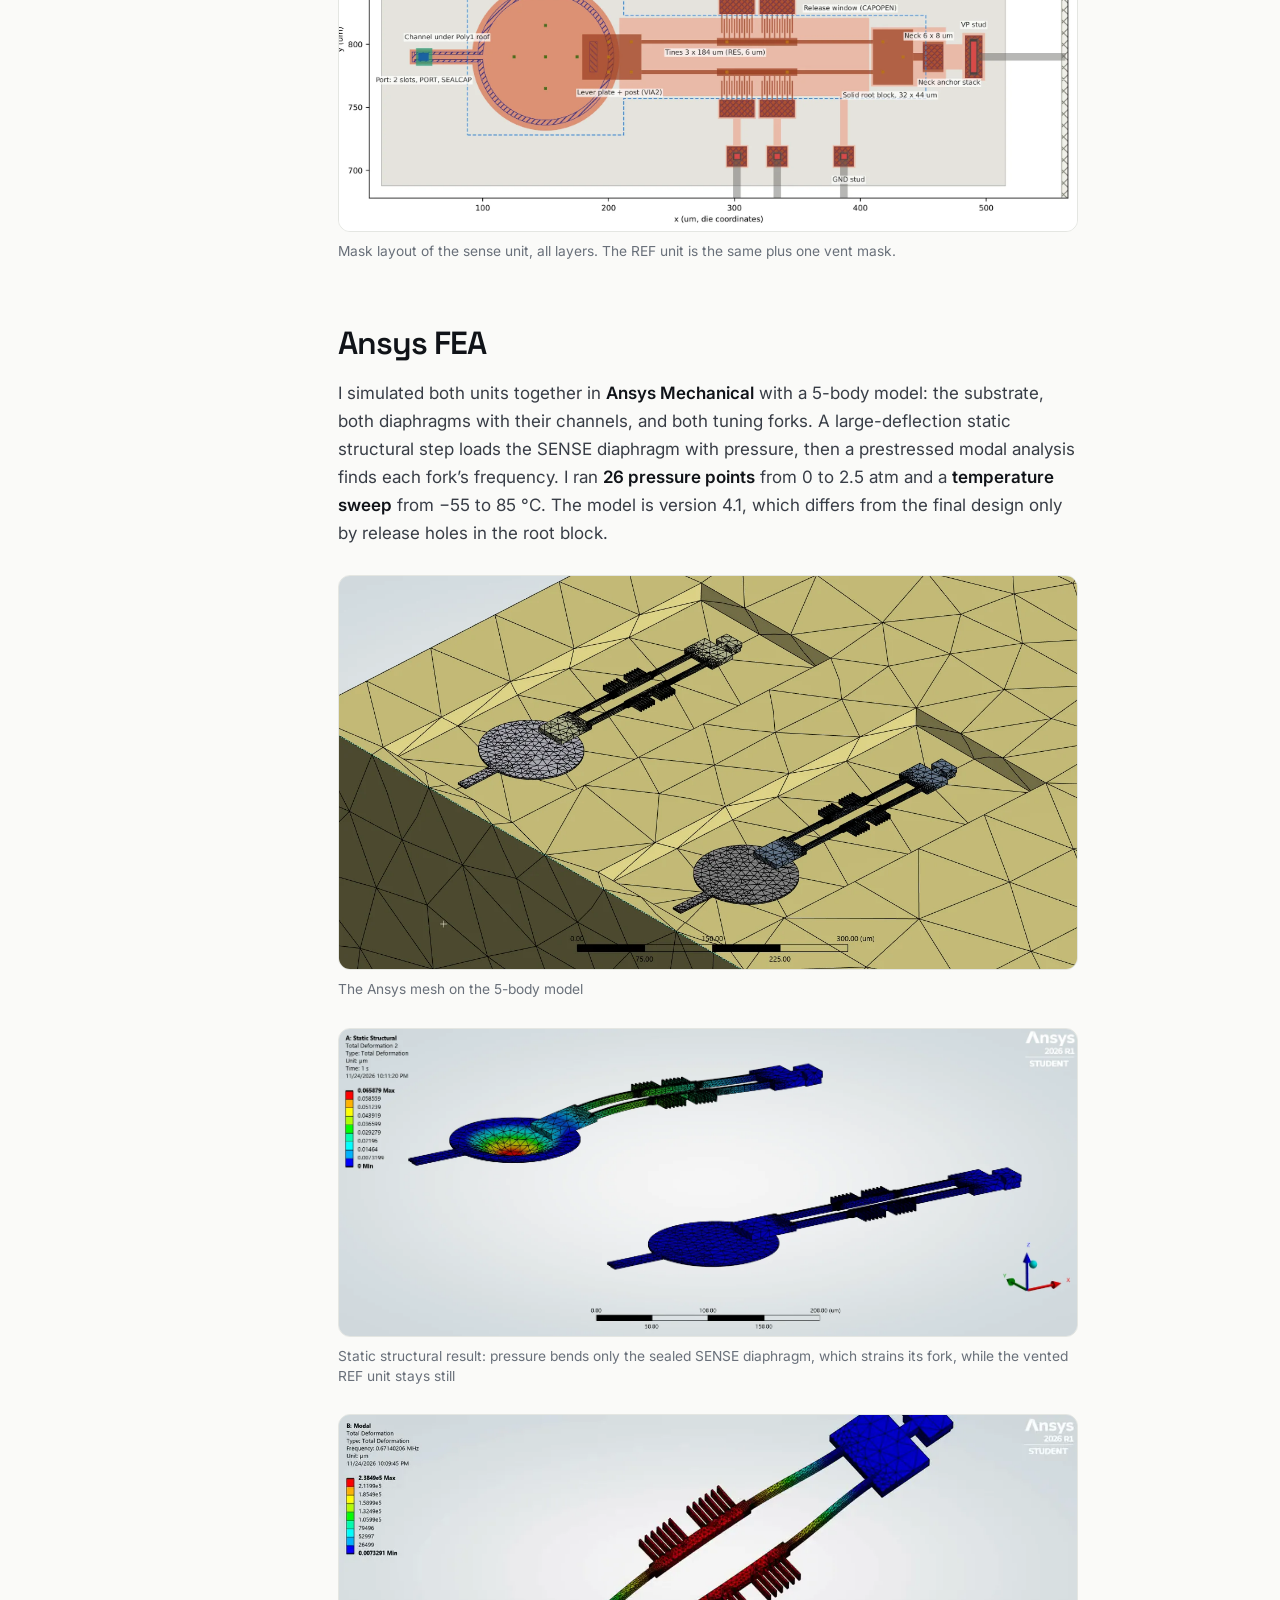
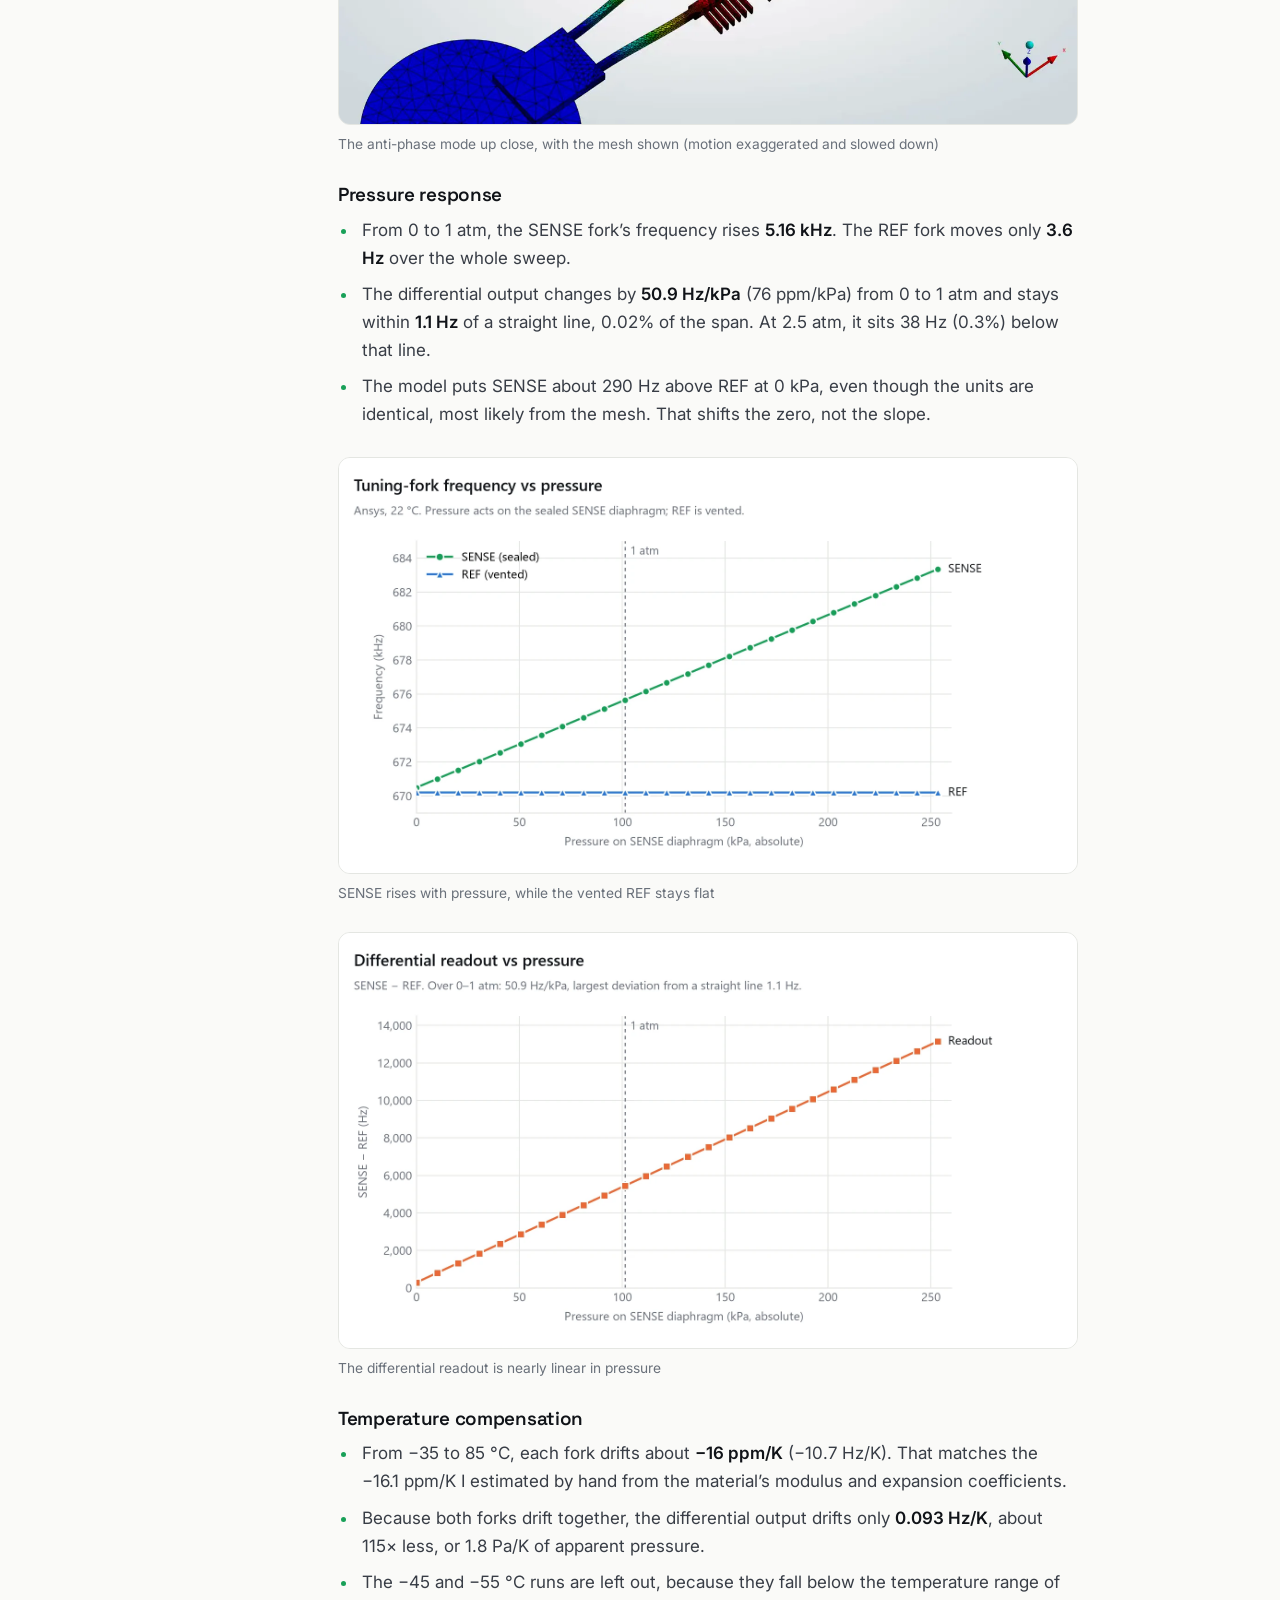
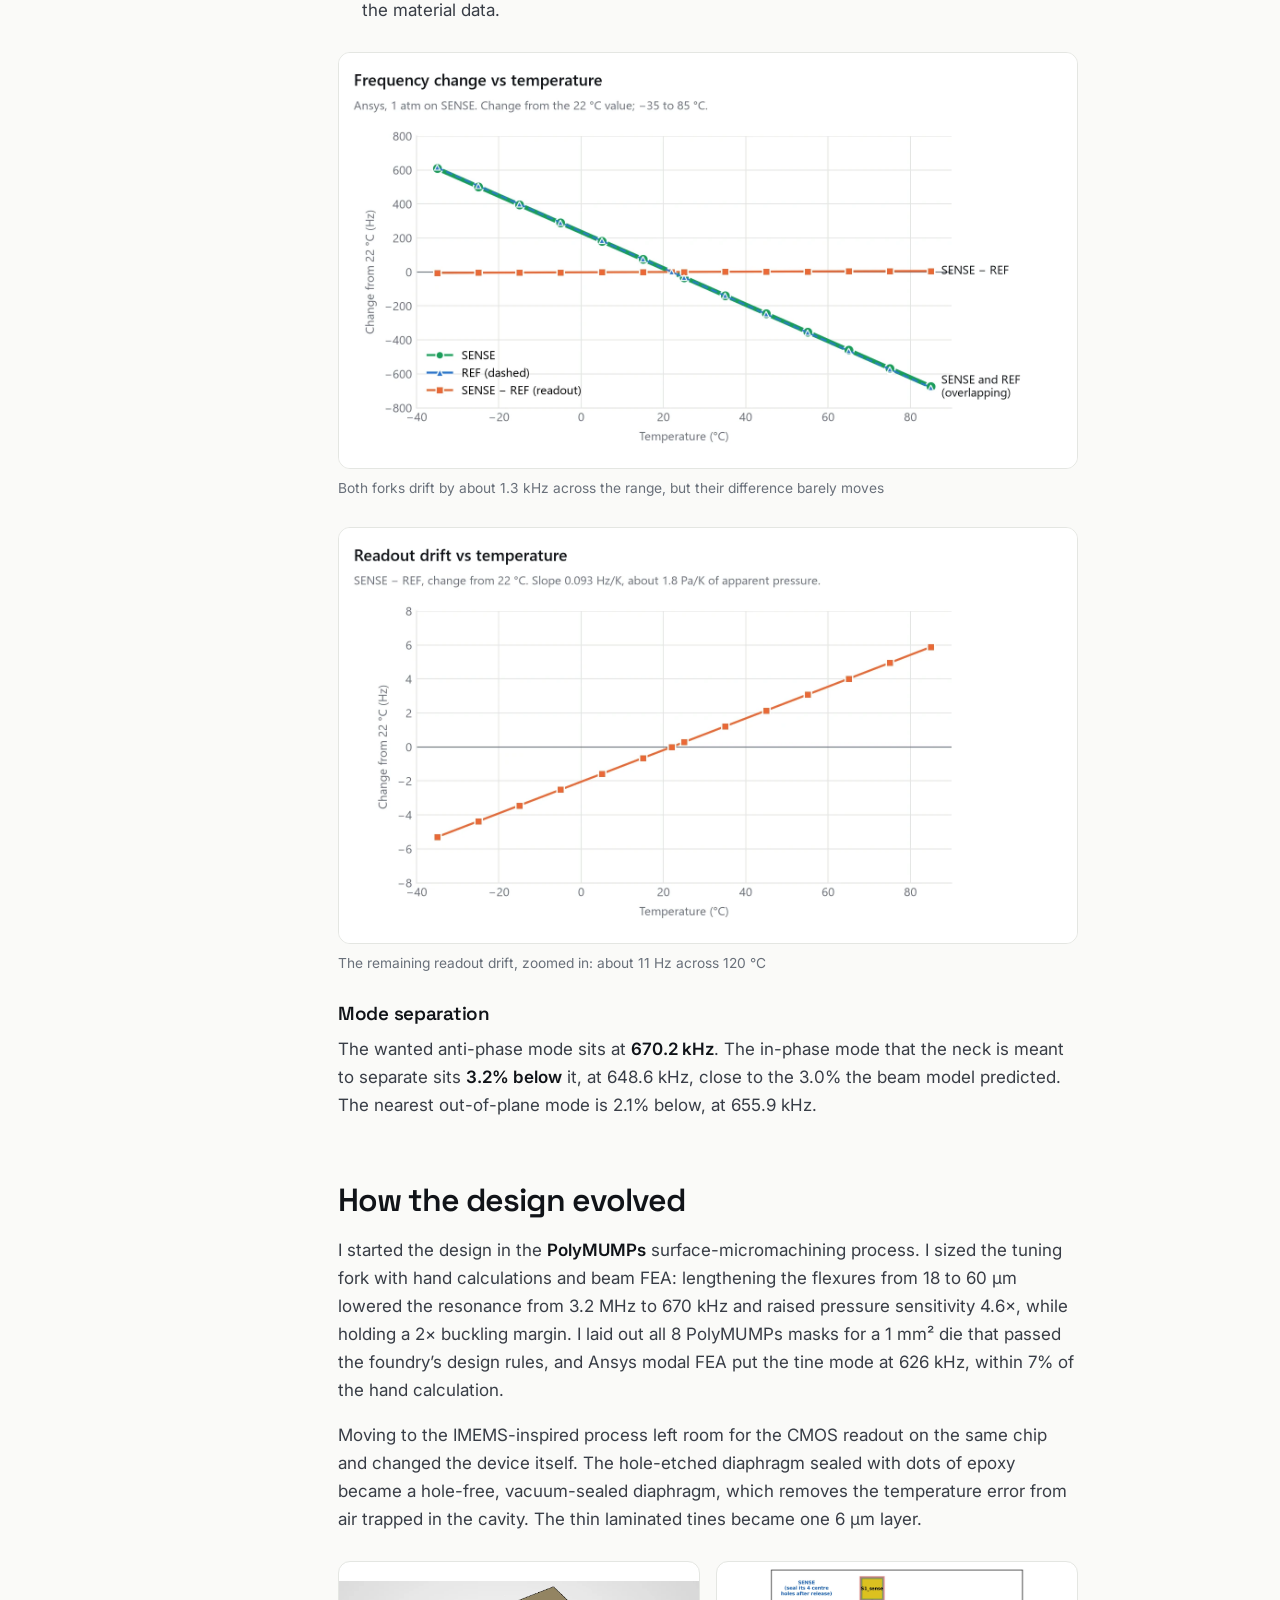
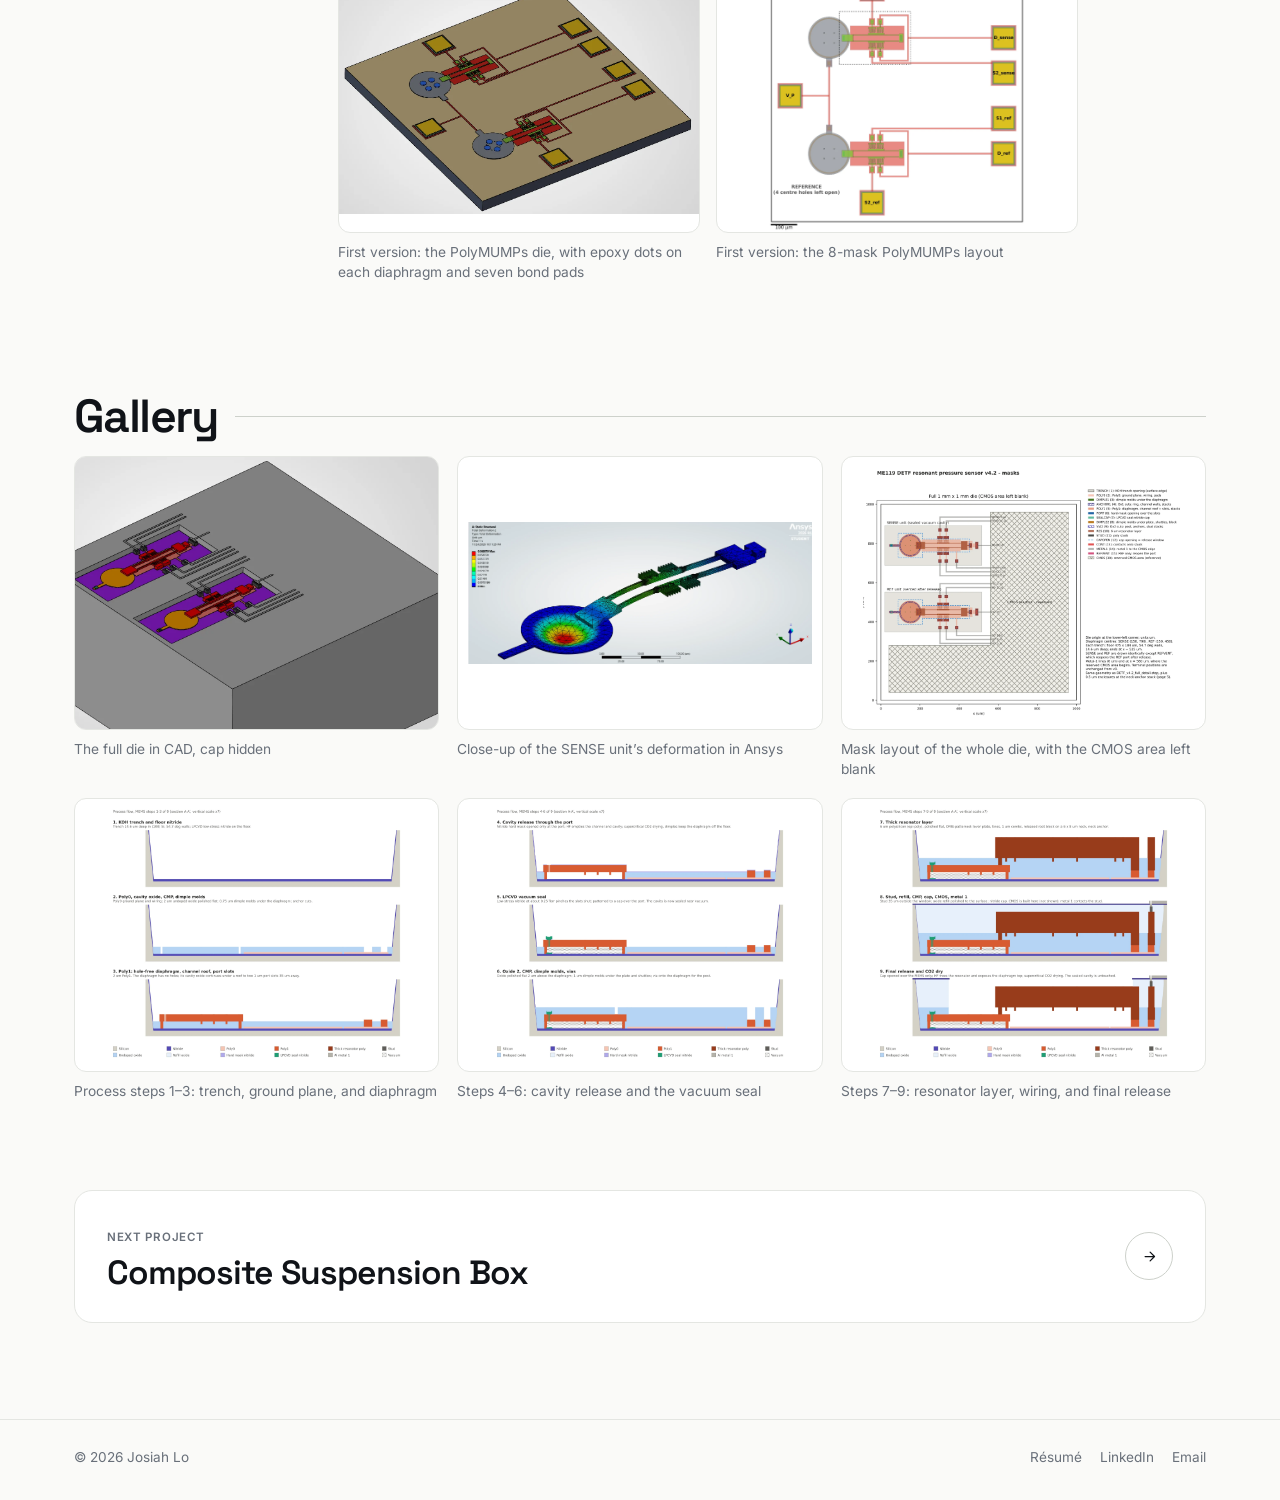
<file: projects/mems-pressure-sensor.html>
<!doctype html>
<html lang="en">
<head>
  <meta charset="utf-8">
  <meta name="viewport" content="width=device-width, initial-scale=1">
  <title>Differential Resonant MEMS Pressure Sensor — Josiah Lo</title>
  <meta name="description" content="A comb-driven double-ended tuning fork pressure sensor with differential frequency output, designed for an IMEMS-inspired MEMS + CMOS process and verified with Ansys FEA across pressure and temperature.">
  <link rel="canonical" href="https://josiahdlo.github.io/projects/mems-pressure-sensor.html">
  <meta property="og:type" content="article">
  <meta property="og:title" content="Differential Resonant MEMS Pressure Sensor — Josiah Lo">
  <meta property="og:description" content="A vacuum-sealed and a vented diaphragm each strain a comb-driven tuning fork; comparing the two cancels temperature drift. Final design, masks, and Ansys FEA.">
  <meta property="og:url" content="https://josiahdlo.github.io/projects/mems-pressure-sensor.html">
  <meta property="og:image" content="https://josiahdlo.github.io/assets/img/og-v2.jpg">
  <meta name="twitter:card" content="summary_large_image">
  <link rel="icon" href="../favicon.svg" type="image/svg+xml">
  <link rel="preconnect" href="https://fonts.googleapis.com">
  <link rel="preconnect" href="https://fonts.gstatic.com" crossorigin>
  <link href="https://fonts.googleapis.com/css2?family=Inter:wght@400;500;600&family=Space+Grotesk:wght@400;500;600&display=swap" rel="stylesheet">
  <link rel="stylesheet" href="../assets/css/style.css">
  <script>document.documentElement.classList.add("js");</script>
</head>
<body>
  <a class="skip-link" href="#main">Skip to content</a>

  <header class="nav">
    <div class="wrap nav__inner">
      <a class="brand" href="../index.html" aria-label="Josiah Lo — home">
        <span class="brand__mark" aria-hidden="true">JL</span>
        Josiah Lo
      </a>
      <button class="nav__toggle" type="button" aria-expanded="false" aria-controls="nav-links">
        <span class="nav__toggle-bars" aria-hidden="true"></span> Menu
      </button>
      <ul class="nav__links" id="nav-links">
        <li><a href="../index.html#experience">Experience</a></li>
        <li><a href="../index.html#projects">Projects</a></li>
        <li><a href="../index.html#skills">Skills</a></li>
        <li><a href="../index.html#about">About</a></li>
        <li><a href="../index.html#contact">Contact</a></li>
        <li><a class="nav__resume" href="../assets/Josiah_Lo_Resume.pdf" target="_blank" rel="noopener">Résumé</a></li>
      </ul>
    </div>
  </header>

  <main id="main">
    <section class="phero">
      <div class="wrap">
        <a class="back" href="../index.html#projects">
          <svg viewBox="0 0 24 24" fill="none" stroke="currentColor" stroke-width="2" stroke-linecap="round" stroke-linejoin="round" aria-hidden="true"><path d="M19 12H5M11 19l-7-7 7-7"/></svg>
          All projects
        </a>
        <p class="phero__eyebrow label">UC Berkeley MEMS design project · MEMS · Microfabrication · FEA</p>
        <h1 class="phero__title">Differential Resonant MEMS Pressure Sensor</h1>
        <p class="phero__lead">A comb-driven tuning-fork pressure sensor with a differential frequency output, designed for a MEMS-plus-CMOS process inspired by Sandia’s IMEMS. A vacuum-sealed diaphragm and an identical vented one each strain their own tuning fork, and subtracting the two frequencies cancels temperature drift. I sized the tuning fork, laid out the masks, and simulated the design in Ansys across pressure and temperature.</p>
        <dl class="meta">
          <div><dt class="label">My work</dt><dd>Tuning-fork sizing, mask layout, Ansys FEA</dd></div>
          <div><dt class="label">Team</dt><dd>2 students</dd></div>
          <div><dt class="label">Timeline</dt><dd>Aug 2026 – Present</dd></div>
          <div><dt class="label">Process</dt><dd>IMEMS-inspired MEMS + CMOS</dd></div>
        </dl>
      </div>
    </section>

    <div class="wrap">
      <figure class="cover cover--cad">
        <a href="../assets/img/mems/final-die.webp" data-zoom><img src="../assets/img/mems/final-die.webp" width="1409" height="845" alt="CAD of the final 1 mm die with the cap hidden: two matching units, each with a circular diaphragm, a lever plate, and a comb-driven tuning fork in a KOH trench, with stud stacks and metal-1 lines running to the CMOS area"></a>
        <figcaption class="label">Final design: two matching diaphragm and tuning-fork units in their trenches, wired out to the on-chip CMOS area (cap hidden)</figcaption>
      </figure>

      <div class="results" style="--cols:4">
        <div class="stat">
          <span class="label">Resonance</span>
          <div class="stat__num">670 <small>kHz</small></div>
          <p class="stat__text">Anti-phase tine mode in Ansys</p>
        </div>
        <div class="stat">
          <span class="label">Sensitivity</span>
          <div class="stat__num">50.9 <small>Hz/kPa</small></div>
          <p class="stat__text">Differential output from 0 to 1 atm, within 1.1 Hz of a straight line</p>
        </div>
        <div class="stat">
          <span class="label">Temperature</span>
          <div class="stat__num">115× <small>less drift</small></div>
          <p class="stat__text">In the differential output than in either fork alone, −35 to 85 °C</p>
        </div>
        <div class="stat">
          <span class="label">Die</span>
          <div class="stat__num">1 <small>mm²</small></div>
          <p class="stat__text">9-step MEMS process and 15 mask layers, with room for the CMOS readout</p>
        </div>
      </div>

      <div class="pbody">
        <nav class="toc" aria-label="On this page">
          <span class="label">On this page</span>
          <ol>
            <li><a href="#concept">How it works</a></li>
            <li><a href="#design">Final design</a></li>
            <li><a href="#fea">Ansys FEA</a></li>
            <li><a href="#evolution">How the design evolved</a></li>
            <li><a href="#gallery">Gallery</a></li>
          </ol>
        </nav>

        <article class="prose">
          <section id="concept">
            <h2>How it works</h2>
            <p>The die holds two matching units. In each one, a polysilicon diaphragm pushes on a comb-driven <strong>double-ended tuning fork (DETF)</strong> through a lever plate. The fork’s two tines vibrate equally and in antiphase, so the net force on the anchors is nearly zero, which gives the resonator a high quality factor.</p>
            <figure class="fig">
              <video class="fig__video" autoplay muted loop playsinline preload="metadata" poster="../assets/img/mems/tine-final-poster.webp" width="1280" height="536" aria-label="Ansys animation of the anti-phase tine mode: the two tines bow apart and together while the diaphragm stays still">
                <source src="../assets/img/mems/tine-final.mp4" type="video/mp4">
              </video>
              <figcaption>The anti-phase tine mode in Ansys: the two tines bow apart and together (motion exaggerated and slowed down)</figcaption>
            </figure>
            <p>The SENSE diaphragm seals a near-vacuum cavity, so outside pressure bends it, strains its fork, and raises the fork’s frequency. The REF unit is identical but vented, so its fork sees the same temperature and packaging stress without the pressure. The readout is the difference between the two frequencies:</p>
            <div class="callout"><p><strong>Δf = f<sub>SENSE</sub> − f<sub>REF</sub>,&nbsp; P = (Δf − Δf<sub>0</sub>) / K,</strong> with K = 50.9 Hz/kPa from the FEA</p></div>
            <figure class="fig">
              <a href="../assets/img/mems/final-sense.webp" data-zoom><img src="../assets/img/mems/final-sense.webp" width="1398" height="830" alt="CAD close-up of the sense unit with the cap hidden: the circular diaphragm, the lever plate, the tuning fork with its sense and drive combs, and the stud stacks connected to metal-1 lines" loading="lazy"></a>
              <figcaption>The sense unit in CAD (cap hidden): diaphragm, lever plate, tuning fork with its comb drives, and the stud stacks that carry each signal up to the metal-1 wiring</figcaption>
            </figure>
          </section>

          <section id="design">
            <h2>Final design</h2>
            <p>The sensor is built for a process <strong>inspired by Sandia’s IMEMS</strong>, which builds MEMS inside a KOH-etched trench beside the CMOS readout circuits on one chip. Sandia’s exact process isn’t public, so this flow follows the same general approach without being their process. The final design (version 4.2) builds the MEMS in <strong>9 process steps</strong> inside a 14.6 µm deep trench, and its <strong>15-layer mask set</strong> passes all of its automated layout checks.</p>
            <ul>
              <li><strong>A vacuum seal, with no epoxy.</strong> The cavity is emptied through a side port, then LPCVD nitride pinches the port’s two 1 µm slots shut, sealing the cavity near vacuum. The diaphragm needs no release holes or epoxy, and the REF unit’s port is reopened at the end so its cavity vents.</li>
              <li><strong>One 6 µm resonator layer.</strong> A single polished 6 µm polysilicon layer forms the lever plate, the 3 × 184 µm tines, and combs with 1 µm fingers and gaps.</li>
              <li><strong>A solid root block on a short neck.</strong> The block that joins the tines is released and held by one 6 × 8 µm neck, which moves the unwanted in-phase mode away from the operating mode.</li>
              <li><strong>Flat layers and anti-stiction features.</strong> Each oxide layer and the resonator layer are polished flat, and dimples plus supercritical CO<sub>2</sub> drying after each HF release keep parts from sticking.</li>
            </ul>
            <figure class="fig">
              <a href="../assets/img/mems/final-die-cap.webp" data-zoom><img src="../assets/img/mems/final-die-cap.webp" width="1602" height="845" alt="CAD of the final die with its nitride cap in place: each tuning fork sits in a release window, and metal-1 lines run across the cap" loading="lazy"></a>
              <figcaption>The die with its nitride cap: each device sits in a release window, and metal-1 lines run out to the CMOS area</figcaption>
            </figure>
            <figure class="fig">
              <a href="../assets/img/mems/v42-section.webp" data-zoom><img src="../assets/img/mems/v42-section.webp" width="2000" height="1356" alt="Labeled cross-section of the finished sense unit: hole-free diaphragm over a vacuum cavity, the sealed port, the 6 µm lever plate and tine, the root block and neck, and the rotor stud up to metal 1" loading="lazy"></a>
              <figcaption>Cross-section of the finished sense unit, from the sealed port to the stud that connects to the CMOS wiring (vertical scale ×7)</figcaption>
            </figure>
            <figure class="fig">
              <a href="../assets/img/mems/masks-sense.webp" data-zoom><img src="../assets/img/mems/masks-sense.webp" width="2000" height="1007" alt="Mask layout of the sense unit with all layers shown and labeled: diaphragm, port, lever plate, tines, combs, root block, neck, stator stud stacks, and release window" loading="lazy"></a>
              <figcaption>Mask layout of the sense unit, all layers. The REF unit is the same plus one vent mask.</figcaption>
            </figure>
          </section>

          <section id="fea">
            <h2>Ansys FEA</h2>
            <p>I simulated both units together in <strong>Ansys Mechanical</strong> with a 5-body model: the substrate, both diaphragms with their channels, and both tuning forks. A large-deflection static structural step loads the SENSE diaphragm with pressure, then a prestressed modal analysis finds each fork’s frequency. I ran <strong>26 pressure points</strong> from 0 to 2.5 atm and a <strong>temperature sweep</strong> from −55 to 85 °C. The model is version 4.1, which differs from the final design only by release holes in the root block.</p>
            <figure class="fig">
              <a href="../assets/img/mems/fea-mesh.webp" data-zoom><img src="../assets/img/mems/fea-mesh.webp" width="1299" height="691" alt="Ansys mesh on the model: the substrate with two trenches, and the two diaphragm and tuning-fork units meshed more finely" loading="lazy"></a>
              <figcaption>The Ansys mesh on the 5-body model</figcaption>
            </figure>
            <figure class="fig">
              <a href="../assets/img/mems/fea-deform.webp" data-zoom><img src="../assets/img/mems/fea-deform.webp" width="1661" height="691" alt="Ansys total deformation: the sealed SENSE diaphragm bends under pressure and pulls on its tuning fork, while the vented REF unit stays undeformed" loading="lazy"></a>
              <figcaption>Static structural result: pressure bends only the sealed SENSE diaphragm, which strains its fork, while the vented REF unit stays still</figcaption>
            </figure>
            <figure class="fig">
              <video class="fig__video" autoplay muted loop playsinline preload="metadata" poster="../assets/img/mems/tine-final-mesh-poster.webp" width="1280" height="536" aria-label="Close-up Ansys animation of the anti-phase tine mode on the mesh, with the comb shuttles moving apart and together">
                <source src="../assets/img/mems/tine-final-mesh.mp4" type="video/mp4">
              </video>
              <figcaption>The anti-phase mode up close, with the mesh shown (motion exaggerated and slowed down)</figcaption>
            </figure>

            <h3>Pressure response</h3>
            <ul>
              <li>From 0 to 1 atm, the SENSE fork’s frequency rises <strong>5.16 kHz</strong>. The REF fork moves only <strong>3.6 Hz</strong> over the whole sweep.</li>
              <li>The differential output changes by <strong>50.9 Hz/kPa</strong> (76 ppm/kPa) from 0 to 1 atm and stays within <strong>1.1 Hz</strong> of a straight line, 0.02% of the span. At 2.5 atm, it sits 38 Hz (0.3%) below that line.</li>
              <li>The model puts SENSE about 290 Hz above REF at 0 kPa, even though the units are identical, most likely from the mesh. That shifts the zero, not the slope.</li>
            </ul>
            <figure class="fig">
              <a href="../assets/img/mems/fea-pressure.webp" data-zoom><img src="../assets/img/mems/fea-pressure.webp" width="1600" height="900" alt="Chart of tuning-fork frequency against pressure from 0 to 253 kPa: SENSE rises steadily from 670.5 to 683.3 kHz while REF stays flat at 670.2 kHz" loading="lazy"></a>
              <figcaption>SENSE rises with pressure, while the vented REF stays flat</figcaption>
            </figure>
            <figure class="fig">
              <a href="../assets/img/mems/fea-readout-pressure.webp" data-zoom><img src="../assets/img/mems/fea-readout-pressure.webp" width="1600" height="900" alt="Chart of the differential readout, SENSE minus REF, against pressure: a nearly straight line from 290 Hz at 0 kPa to 13,150 Hz at 253 kPa" loading="lazy"></a>
              <figcaption>The differential readout is nearly linear in pressure</figcaption>
            </figure>

            <h3>Temperature compensation</h3>
            <ul>
              <li>From −35 to 85 °C, each fork drifts about <strong>−16 ppm/K</strong> (−10.7 Hz/K). That matches the −16.1 ppm/K I estimated by hand from the material’s modulus and expansion coefficients.</li>
              <li>Because both forks drift together, the differential output drifts only <strong>0.093 Hz/K</strong>, about 115× less, or 1.8 Pa/K of apparent pressure.</li>
              <li>The −45 and −55 °C runs are left out, because they fall below the temperature range of the material data.</li>
            </ul>
            <figure class="fig">
              <a href="../assets/img/mems/fea-temperature.webp" data-zoom><img src="../assets/img/mems/fea-temperature.webp" width="1600" height="900" alt="Chart of frequency change from 22 °C against temperature: SENSE and REF overlap, falling from about +610 Hz at −35 °C to about −670 Hz at 85 °C, while SENSE minus REF stays near zero" loading="lazy"></a>
              <figcaption>Both forks drift by about 1.3 kHz across the range, but their difference barely moves</figcaption>
            </figure>
            <figure class="fig">
              <a href="../assets/img/mems/fea-readout-temperature.webp" data-zoom><img src="../assets/img/mems/fea-readout-temperature.webp" width="1600" height="900" alt="Chart of the differential readout's change from 22 °C against temperature: a straight line from −5.3 Hz at −35 °C to +5.9 Hz at 85 °C" loading="lazy"></a>
              <figcaption>The remaining readout drift, zoomed in: about 11 Hz across 120 °C</figcaption>
            </figure>

            <h3>Mode separation</h3>
            <p>The wanted anti-phase mode sits at <strong>670.2 kHz</strong>. The in-phase mode that the neck is meant to separate sits <strong>3.2% below</strong> it, at 648.6 kHz, close to the 3.0% the beam model predicted. The nearest out-of-plane mode is 2.1% below, at 655.9 kHz.</p>
          </section>

          <section id="evolution">
            <h2>How the design evolved</h2>
            <p>I started the design in the <strong>PolyMUMPs</strong> surface-micromachining process. I sized the tuning fork with hand calculations and beam FEA: lengthening the flexures from 18 to 60 µm lowered the resonance from 3.2 MHz to 670 kHz and raised pressure sensitivity 4.6×, while holding a 2× buckling margin. I laid out all 8 PolyMUMPs masks for a 1 mm² die that passed the foundry’s design rules, and Ansys modal FEA put the tine mode at 626 kHz, within 7% of the hand calculation.</p>
            <p>Moving to the IMEMS-inspired process left room for the CMOS readout on the same chip and changed the device itself. The hole-etched diaphragm sealed with dots of epoxy became a hole-free, vacuum-sealed diaphragm, which removes the temperature error from air trapped in the cavity. The thin laminated tines became one 6 µm layer.</p>
            <div class="fig-row">
              <figure class="fig">
                <a href="../assets/img/mems/die-3d.webp" data-zoom><img src="../assets/img/mems/die-3d.webp" width="1159" height="751" alt="3D model of the first PolyMUMPs die: two units, each with a circular diaphragm carrying epoxy dots, a comb-driven tuning fork, and wiring to seven bond pads" loading="lazy"></a>
                <figcaption>First version: the PolyMUMPs die, with epoxy dots on each diaphragm and seven bond pads</figcaption>
              </figure>
              <figure class="fig">
                <a href="../assets/img/mems/layout-labeled.webp" data-zoom><img src="../assets/img/mems/layout-labeled.webp" width="1187" height="1248" alt="PolyMUMPs mask layout of the first die: the sealed sense half on top, the vented reference half below, and seven bond pads" loading="lazy"></a>
                <figcaption>First version: the 8-mask PolyMUMPs layout</figcaption>
              </figure>
            </div>
          </section>
        </article>
      </div>
    </div>

    <section class="gallery-section" id="gallery">
      <div class="wrap">
        <div class="section__head">
          <h2 class="section__title">Gallery</h2>
          <span class="section__rule" aria-hidden="true"></span>
        </div>
        <div class="gallery">
          <figure><a href="../assets/img/mems/final-die-full.webp" data-zoom><img src="../assets/img/mems/final-die-full.webp" width="1354" height="838" alt="CAD of the full 1 mm die block with the cap hidden, showing both units in their trenches" loading="lazy"></a><figcaption>The full die in CAD, cap hidden</figcaption></figure>
          <figure><a href="../assets/img/mems/fea-deform-zoom.webp" data-zoom><img class="fit" src="../assets/img/mems/fea-deform-zoom.webp" width="1661" height="686" alt="Close-up of the Ansys deformation result on the SENSE unit: the diaphragm deflects most at its center and the tines bow" loading="lazy"></a><figcaption>Close-up of the SENSE unit’s deformation in Ansys</figcaption></figure>
          <figure><a href="../assets/img/mems/masks-die.webp" data-zoom><img class="fit" src="../assets/img/mems/masks-die.webp" width="2000" height="1567" alt="Mask layout of the whole 1 mm die with the SENSE and REF units on the left and the blank CMOS area on the right" loading="lazy"></a><figcaption>Mask layout of the whole die, with the CMOS area left blank</figcaption></figure>
          <figure><a href="../assets/img/mems/v42-flow-1.webp" data-zoom><img class="fit" src="../assets/img/mems/v42-flow-1.webp" width="1868" height="1596" alt="Process flow steps 1 to 3: KOH trench and floor nitride, Poly0 and cavity oxide, and the hole-free Poly1 diaphragm" loading="lazy"></a><figcaption>Process steps 1–3: trench, ground plane, and diaphragm</figcaption></figure>
          <figure><a href="../assets/img/mems/v42-flow-2.webp" data-zoom><img class="fit" src="../assets/img/mems/v42-flow-2.webp" width="1868" height="1596" alt="Process flow steps 4 to 6: cavity release through the port, the LPCVD vacuum seal, and oxide 2 with dimple molds and vias" loading="lazy"></a><figcaption>Steps 4–6: cavity release and the vacuum seal</figcaption></figure>
          <figure><a href="../assets/img/mems/v42-flow-3.webp" data-zoom><img class="fit" src="../assets/img/mems/v42-flow-3.webp" width="1868" height="1596" alt="Process flow steps 7 to 9: the 6 µm resonator layer, stud, refill, cap and metal 1, and the final release" loading="lazy"></a><figcaption>Steps 7–9: resonator layer, wiring, and final release</figcaption></figure>
        </div>
      </div>
    </section>

    <section class="pnext">
      <div class="wrap">
        <a href="suspension-box.html">
          <div><span class="label">Next project</span><strong>Composite Suspension Box</strong></div>
          <span class="card__go" aria-hidden="true"><svg viewBox="0 0 24 24" fill="none" stroke="currentColor" stroke-width="2" stroke-linecap="round" stroke-linejoin="round"><path d="M5 12h14M13 5l7 7-7 7"/></svg></span>
        </a>
      </div>
    </section>
  </main>

  <footer class="footer">
    <div class="wrap footer__inner">
      <span>© <span data-year>2026</span> Josiah Lo</span>
      <nav aria-label="Footer">
        <a href="../assets/Josiah_Lo_Resume.pdf" target="_blank" rel="noopener">Résumé</a>
        <a href="https://www.linkedin.com/in/josiahdavidlo" target="_blank" rel="noopener">LinkedIn</a>
        <a href="mailto:josiahlo@berkeley.edu">Email</a>
      </nav>
    </div>
  </footer>

  <script src="../assets/js/main.js" defer></script>
</body>
</html>
</file>
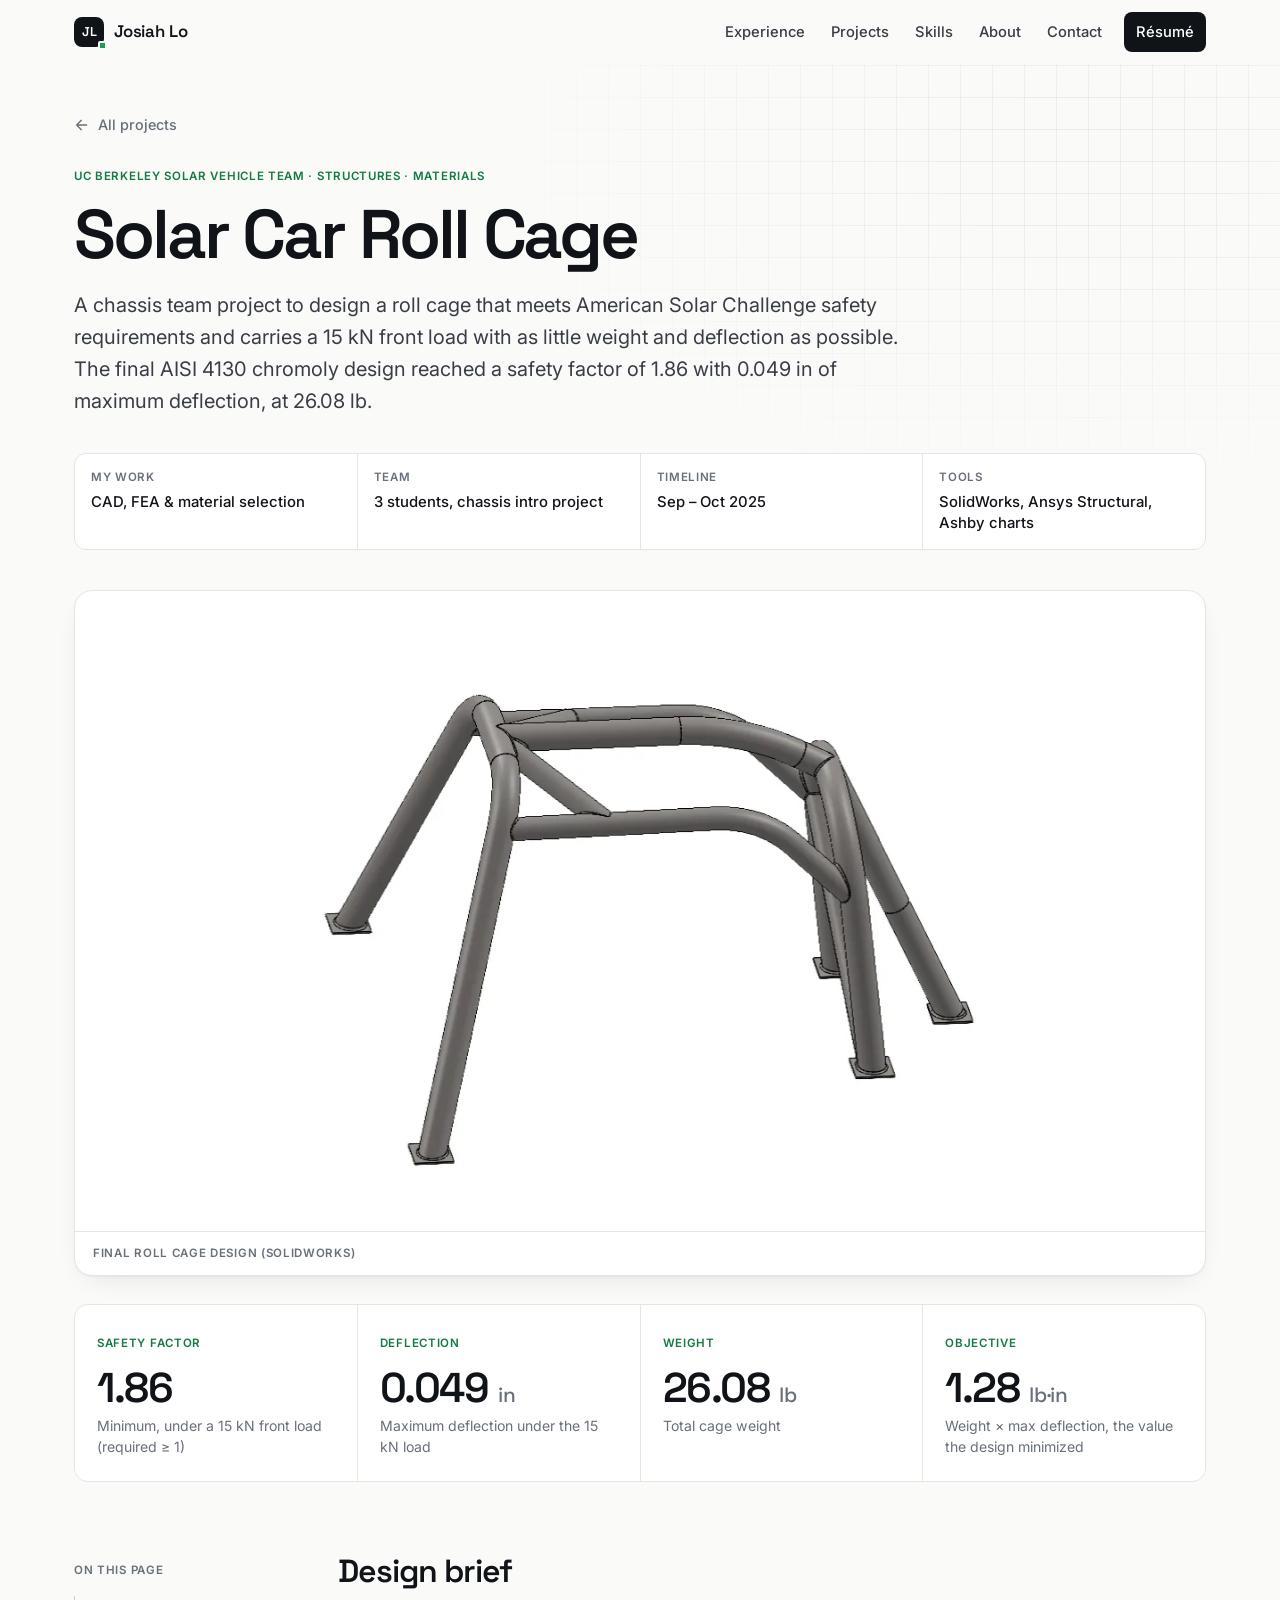
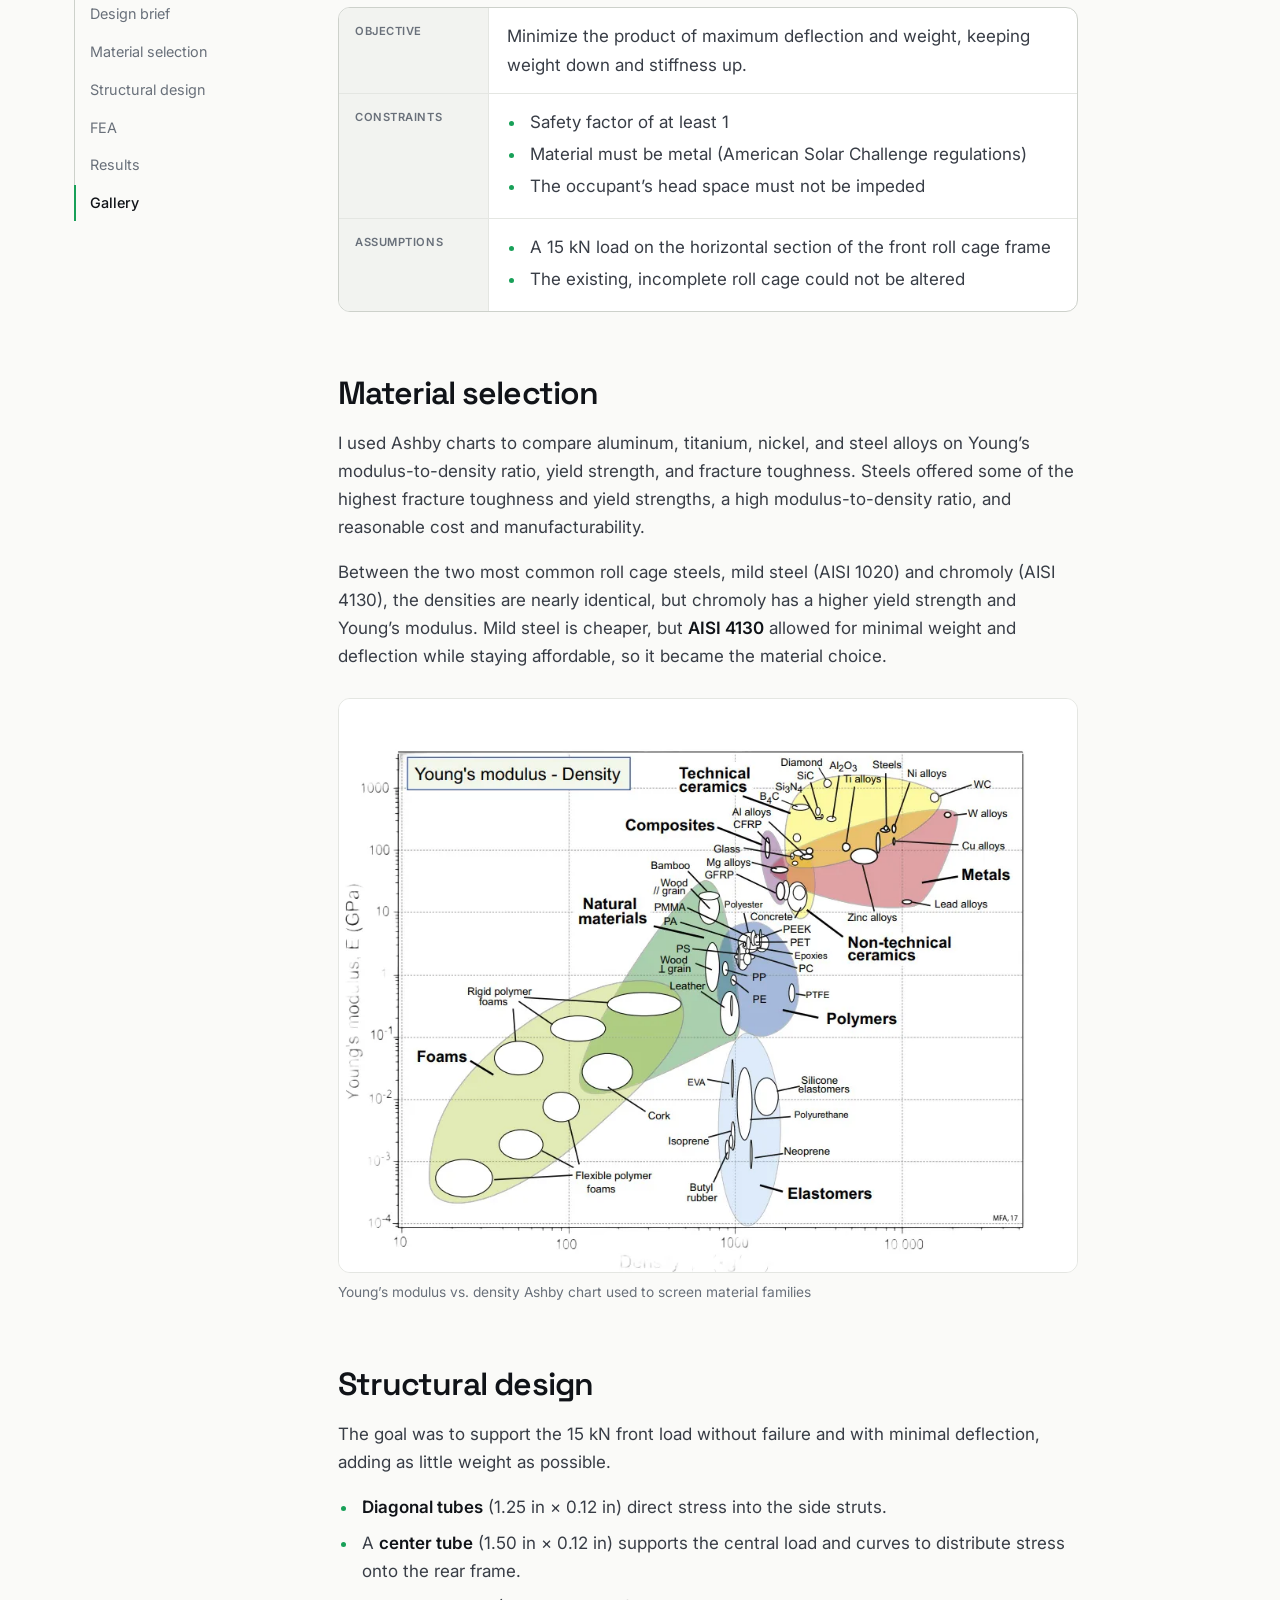
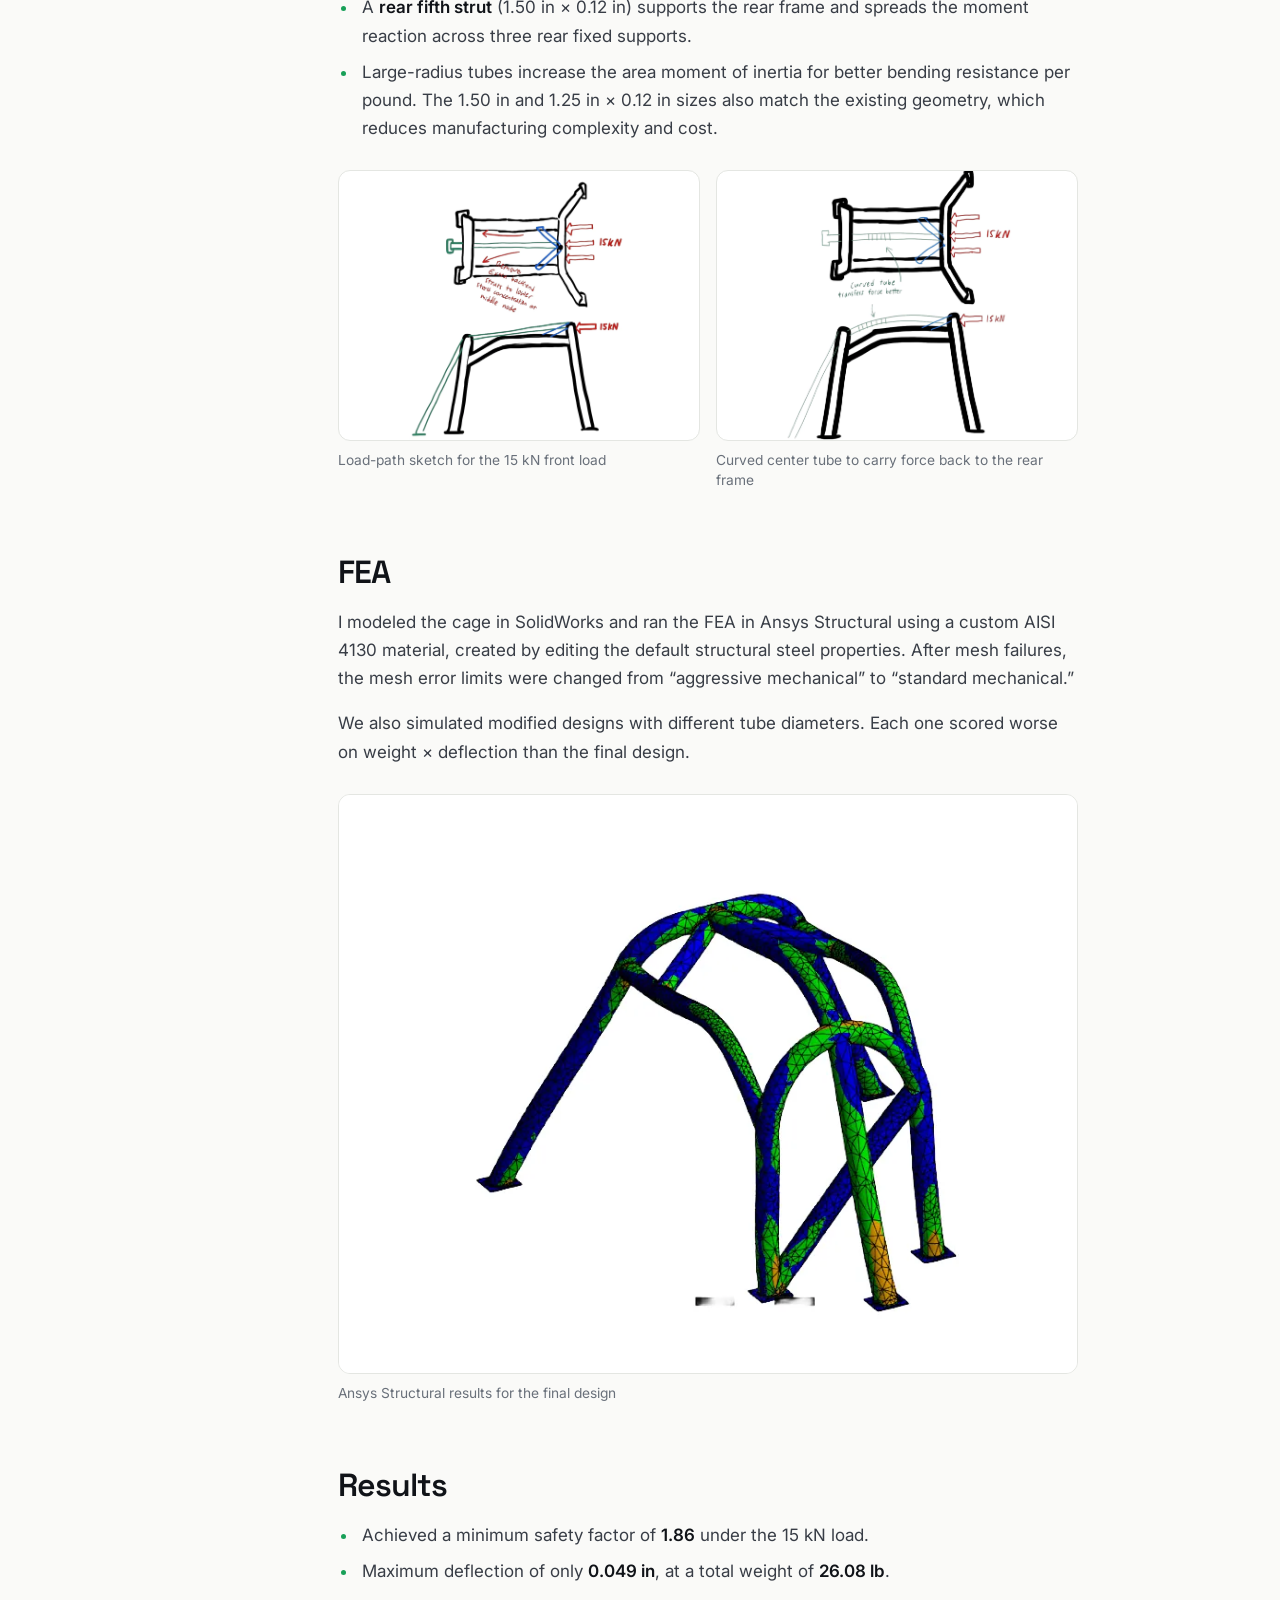
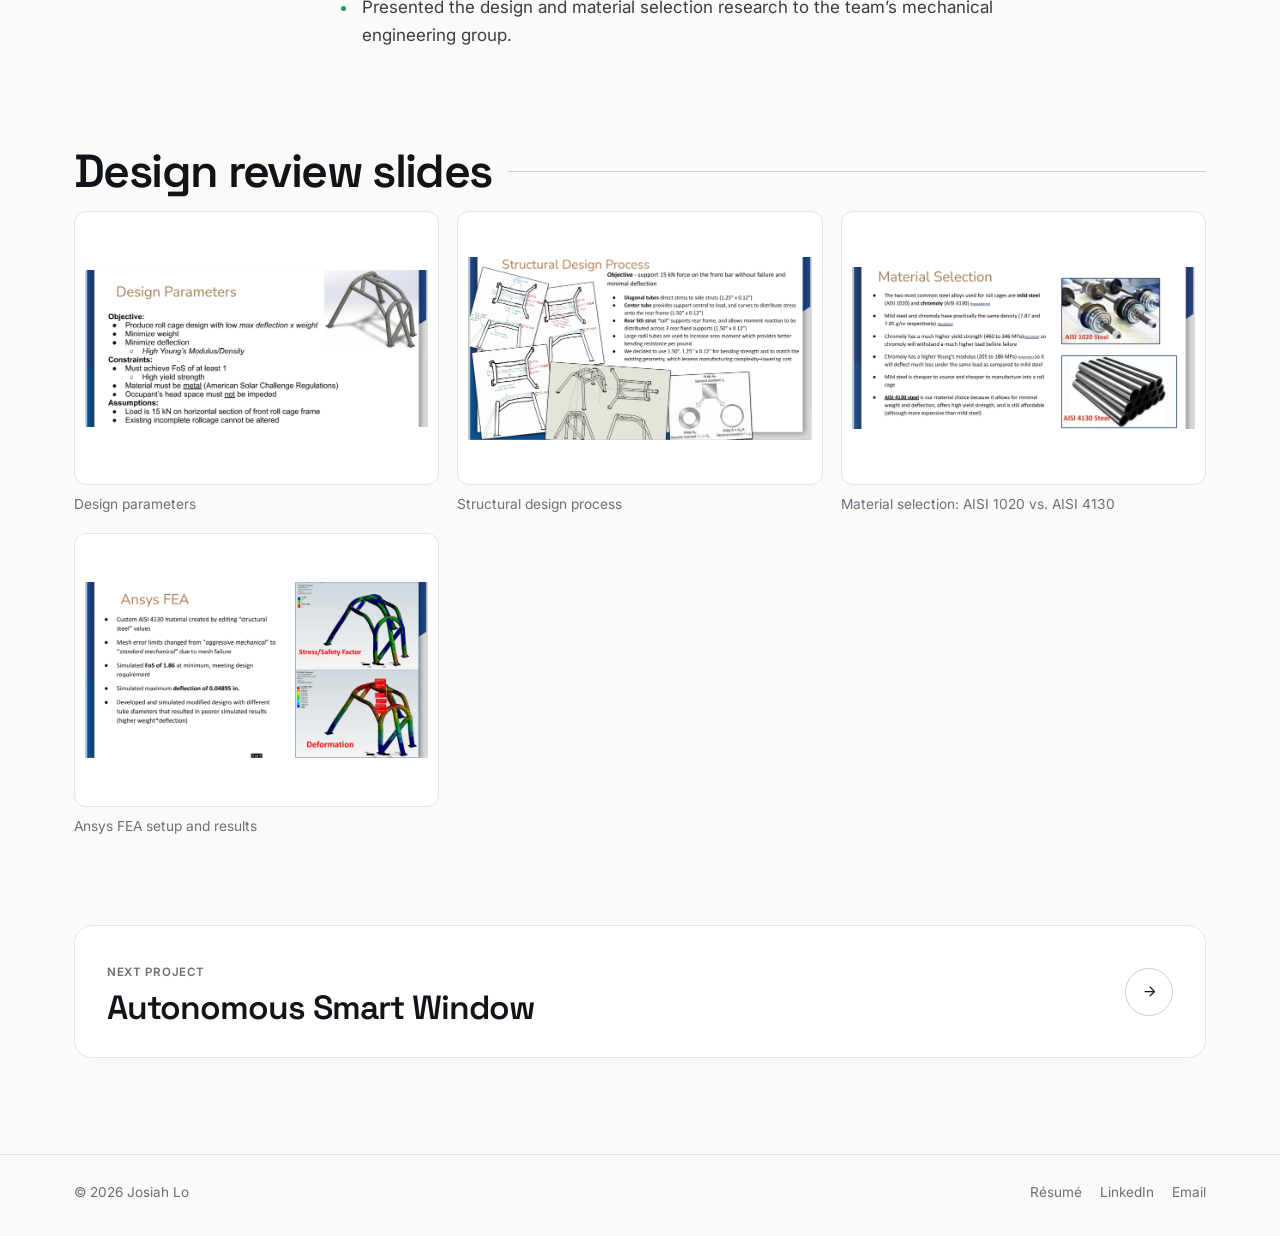
<file: projects/roll-cage.html>
<!doctype html>
<html lang="en">
<head>
  <meta charset="utf-8">
  <meta name="viewport" content="width=device-width, initial-scale=1">
  <title>Solar Car Roll Cage — Josiah Lo</title>
  <meta name="description" content="Roll cage design for UC Berkeley's solar vehicle team: AISI 4130 chromoly selected with Ashby charts, validated in Ansys at a safety factor of 1.86 under a 15 kN front load.">
  <link rel="canonical" href="https://josiahdlo.github.io/projects/roll-cage.html">
  <meta property="og:type" content="article">
  <meta property="og:title" content="Solar Car Roll Cage — Josiah Lo">
  <meta property="og:description" content="AISI 4130 chromoly roll cage: safety factor 1.86 under a 15 kN front load, 0.049 in max deflection, 26.08 lb.">
  <meta property="og:url" content="https://josiahdlo.github.io/projects/roll-cage.html">
  <meta property="og:image" content="https://josiahdlo.github.io/assets/img/og-v2.jpg">
  <meta name="twitter:card" content="summary_large_image">
  <link rel="icon" href="../favicon.svg" type="image/svg+xml">
  <link rel="preconnect" href="https://fonts.googleapis.com">
  <link rel="preconnect" href="https://fonts.gstatic.com" crossorigin>
  <link href="https://fonts.googleapis.com/css2?family=Inter:wght@400;500;600&family=Space+Grotesk:wght@400;500;600&display=swap" rel="stylesheet">
  <link rel="stylesheet" href="../assets/css/style.css">
  <script>document.documentElement.classList.add("js");</script>
</head>
<body>
  <a class="skip-link" href="#main">Skip to content</a>

  <header class="nav">
    <div class="wrap nav__inner">
      <a class="brand" href="../index.html" aria-label="Josiah Lo — home">
        <span class="brand__mark" aria-hidden="true">JL</span>
        Josiah Lo
      </a>
      <button class="nav__toggle" type="button" aria-expanded="false" aria-controls="nav-links">
        <span class="nav__toggle-bars" aria-hidden="true"></span> Menu
      </button>
      <ul class="nav__links" id="nav-links">
        <li><a href="../index.html#experience">Experience</a></li>
        <li><a href="../index.html#projects">Projects</a></li>
        <li><a href="../index.html#skills">Skills</a></li>
        <li><a href="../index.html#about">About</a></li>
        <li><a href="../index.html#contact">Contact</a></li>
        <li><a class="nav__resume" href="../assets/Josiah_Lo_Resume.pdf" target="_blank" rel="noopener">Résumé</a></li>
      </ul>
    </div>
  </header>

  <main id="main">
    <section class="phero">
      <div class="wrap">
        <a class="back" href="../index.html#projects">
          <svg viewBox="0 0 24 24" fill="none" stroke="currentColor" stroke-width="2" stroke-linecap="round" stroke-linejoin="round" aria-hidden="true"><path d="M19 12H5M11 19l-7-7 7-7"/></svg>
          All projects
        </a>
        <p class="phero__eyebrow label">UC Berkeley Solar Vehicle Team · Structures · Materials</p>
        <h1 class="phero__title">Solar Car Roll Cage</h1>
        <p class="phero__lead">A chassis team project to design a roll cage that meets American Solar Challenge safety requirements and carries a 15 kN front load with as little weight and deflection as possible. The final AISI 4130 chromoly design reached a safety factor of 1.86 with 0.049 in of maximum deflection, at 26.08 lb.</p>
        <dl class="meta">
          <div><dt class="label">My work</dt><dd>CAD, FEA &amp; material selection</dd></div>
          <div><dt class="label">Team</dt><dd>3 students, chassis intro project</dd></div>
          <div><dt class="label">Timeline</dt><dd>Sep – Oct 2025</dd></div>
          <div><dt class="label">Tools</dt><dd>SolidWorks, Ansys Structural, Ashby charts</dd></div>
        </dl>
      </div>
    </section>

    <div class="wrap">
      <figure class="cover cover--pad">
        <a href="../assets/img/rollcage/cad.webp" data-zoom><img src="../assets/img/rollcage/cad.webp" width="884" height="655" alt="SolidWorks model of the roll cage"></a>
        <figcaption class="label">Final roll cage design (SolidWorks)</figcaption>
      </figure>

      <div class="results" style="--cols:4">
        <div class="stat">
          <span class="label">Safety factor</span>
          <div class="stat__num">1.86</div>
          <p class="stat__text">Minimum, under a 15 kN front load (required ≥ 1)</p>
        </div>
        <div class="stat">
          <span class="label">Deflection</span>
          <div class="stat__num">0.049 <small>in</small></div>
          <p class="stat__text">Maximum deflection under the 15 kN load</p>
        </div>
        <div class="stat">
          <span class="label">Weight</span>
          <div class="stat__num">26.08 <small>lb</small></div>
          <p class="stat__text">Total cage weight</p>
        </div>
        <div class="stat">
          <span class="label">Objective</span>
          <div class="stat__num">1.28 <small>lb·in</small></div>
          <p class="stat__text">Weight × max deflection, the value the design minimized</p>
        </div>
      </div>

      <div class="pbody">
        <nav class="toc" aria-label="On this page">
          <span class="label">On this page</span>
          <ol>
            <li><a href="#brief">Design brief</a></li>
            <li><a href="#material">Material selection</a></li>
            <li><a href="#structure">Structural design</a></li>
            <li><a href="#fea">FEA</a></li>
            <li><a href="#results">Results</a></li>
            <li><a href="#gallery">Gallery</a></li>
          </ol>
        </nav>

        <article class="prose">
          <section id="brief">
            <h2>Design brief</h2>
            <dl class="brief">
              <div><dt>Objective</dt><dd>Minimize the product of maximum deflection and weight, keeping weight down and stiffness up.</dd></div>
              <div><dt>Constraints</dt><dd><ul><li>Safety factor of at least 1</li><li>Material must be metal (American Solar Challenge regulations)</li><li>The occupant’s head space must not be impeded</li></ul></dd></div>
              <div><dt>Assumptions</dt><dd><ul><li>A 15 kN load on the horizontal section of the front roll cage frame</li><li>The existing, incomplete roll cage could not be altered</li></ul></dd></div>
            </dl>
          </section>

          <section id="material">
            <h2>Material selection</h2>
            <p>I used Ashby charts to compare aluminum, titanium, nickel, and steel alloys on Young’s modulus-to-density ratio, yield strength, and fracture toughness. Steels offered some of the highest fracture toughness and yield strengths, a high modulus-to-density ratio, and reasonable cost and manufacturability.</p>
            <p>Between the two most common roll cage steels, mild steel (AISI 1020) and chromoly (AISI 4130), the densities are nearly identical, but chromoly has a higher yield strength and Young’s modulus. Mild steel is cheaper, but <strong>AISI 4130</strong> allowed for minimal weight and deflection while staying affordable, so it became the material choice.</p>
            <figure class="fig">
              <a href="../assets/img/rollcage/ashby.webp" data-zoom><img src="../assets/img/rollcage/ashby.webp" width="938" height="728" alt="Ashby chart of Young's modulus versus density for material families" loading="lazy"></a>
              <figcaption>Young’s modulus vs. density Ashby chart used to screen material families</figcaption>
            </figure>
          </section>

          <section id="structure">
            <h2>Structural design</h2>
            <p>The goal was to support the 15 kN front load without failure and with minimal deflection, adding as little weight as possible.</p>
            <ul>
              <li><strong>Diagonal tubes</strong> (1.25 in × 0.12 in) direct stress into the side struts.</li>
              <li>A <strong>center tube</strong> (1.50 in × 0.12 in) supports the central load and curves to distribute stress onto the rear frame.</li>
              <li>A <strong>rear fifth strut</strong> (1.50 in × 0.12 in) supports the rear frame and spreads the moment reaction across three rear fixed supports.</li>
              <li>Large-radius tubes increase the area moment of inertia for better bending resistance per pound. The 1.50 in and 1.25 in × 0.12 in sizes also match the existing geometry, which reduces manufacturing complexity and cost.</li>
            </ul>
            <div class="fig-row">
              <figure class="fig">
                <a href="../assets/img/rollcage/sketch-a.webp" data-zoom><img src="../assets/img/rollcage/sketch-a.webp" width="928" height="1135" alt="Hand sketch of the load path from the 15 kN front load" loading="lazy"></a>
                <figcaption>Load-path sketch for the 15 kN front load</figcaption>
              </figure>
              <figure class="fig">
                <a href="../assets/img/rollcage/sketch-b.webp" data-zoom><img src="../assets/img/rollcage/sketch-b.webp" width="961" height="1124" alt="Sketch showing a curved tube transferring force to the rear frame" loading="lazy"></a>
                <figcaption>Curved center tube to carry force back to the rear frame</figcaption>
              </figure>
            </div>
          </section>

          <section id="fea">
            <h2>FEA</h2>
            <p>I modeled the cage in SolidWorks and ran the FEA in Ansys Structural using a custom AISI 4130 material, created by editing the default structural steel properties. After mesh failures, the mesh error limits were changed from “aggressive mechanical” to “standard mechanical.”</p>
            <p>We also simulated modified designs with different tube diameters. Each one scored worse on weight × deflection than the final design.</p>
            <figure class="fig">
              <a href="../assets/img/rollcage/fea.webp" data-zoom><img src="../assets/img/rollcage/fea.webp" width="800" height="627" alt="Ansys Structural results on the roll cage" loading="lazy"></a>
              <figcaption>Ansys Structural results for the final design</figcaption>
            </figure>
          </section>

          <section id="results">
            <h2>Results</h2>
            <ul>
              <li>Achieved a minimum safety factor of <strong>1.86</strong> under the 15 kN load.</li>
              <li>Maximum deflection of only <strong>0.049 in</strong>, at a total weight of <strong>26.08 lb</strong>.</li>
              <li>Presented the design and material selection research to the team’s mechanical engineering group.</li>
            </ul>
          </section>
        </article>
      </div>
    </div>

    <section class="gallery-section" id="gallery">
      <div class="wrap">
        <div class="section__head">
          <h2 class="section__title">Design review slides</h2>
          <span class="section__rule" aria-hidden="true"></span>
        </div>
        <div class="gallery">
          <figure><a href="../assets/img/rollcage/slide-parameters.webp" data-zoom><img class="fit" src="../assets/img/rollcage/slide-parameters.webp" width="1600" height="731" alt="Slide: design parameters, constraints, and assumptions" loading="lazy"></a><figcaption>Design parameters</figcaption></figure>
          <figure><a href="../assets/img/rollcage/slide-structure.webp" data-zoom><img class="fit" src="../assets/img/rollcage/slide-structure.webp" width="1600" height="855" alt="Slide: structural design process" loading="lazy"></a><figcaption>Structural design process</figcaption></figure>
          <figure><a href="../assets/img/rollcage/slide-material.webp" data-zoom><img class="fit" src="../assets/img/rollcage/slide-material.webp" width="1600" height="755" alt="Slide: mild steel vs chromoly material selection" loading="lazy"></a><figcaption>Material selection: AISI 1020 vs. AISI 4130</figcaption></figure>
          <figure><a href="../assets/img/rollcage/slide-fea.webp" data-zoom><img class="fit" src="../assets/img/rollcage/slide-fea.webp" width="1600" height="819" alt="Slide: Ansys FEA setup and results" loading="lazy"></a><figcaption>Ansys FEA setup and results</figcaption></figure>
        </div>
      </div>
    </section>

    <section class="pnext">
      <div class="wrap">
        <a href="smart-window.html">
          <div><span class="label">Next project</span><strong>Autonomous Smart Window</strong></div>
          <span class="card__go" aria-hidden="true"><svg viewBox="0 0 24 24" fill="none" stroke="currentColor" stroke-width="2" stroke-linecap="round" stroke-linejoin="round"><path d="M5 12h14M13 5l7 7-7 7"/></svg></span>
        </a>
      </div>
    </section>
  </main>

  <footer class="footer">
    <div class="wrap footer__inner">
      <span>© <span data-year>2026</span> Josiah Lo</span>
      <nav aria-label="Footer">
        <a href="../assets/Josiah_Lo_Resume.pdf" target="_blank" rel="noopener">Résumé</a>
        <a href="https://www.linkedin.com/in/josiahdavidlo" target="_blank" rel="noopener">LinkedIn</a>
        <a href="mailto:josiahlo@berkeley.edu">Email</a>
      </nav>
    </div>
  </footer>

  <script src="../assets/js/main.js" defer></script>
</body>
</html>
</file>
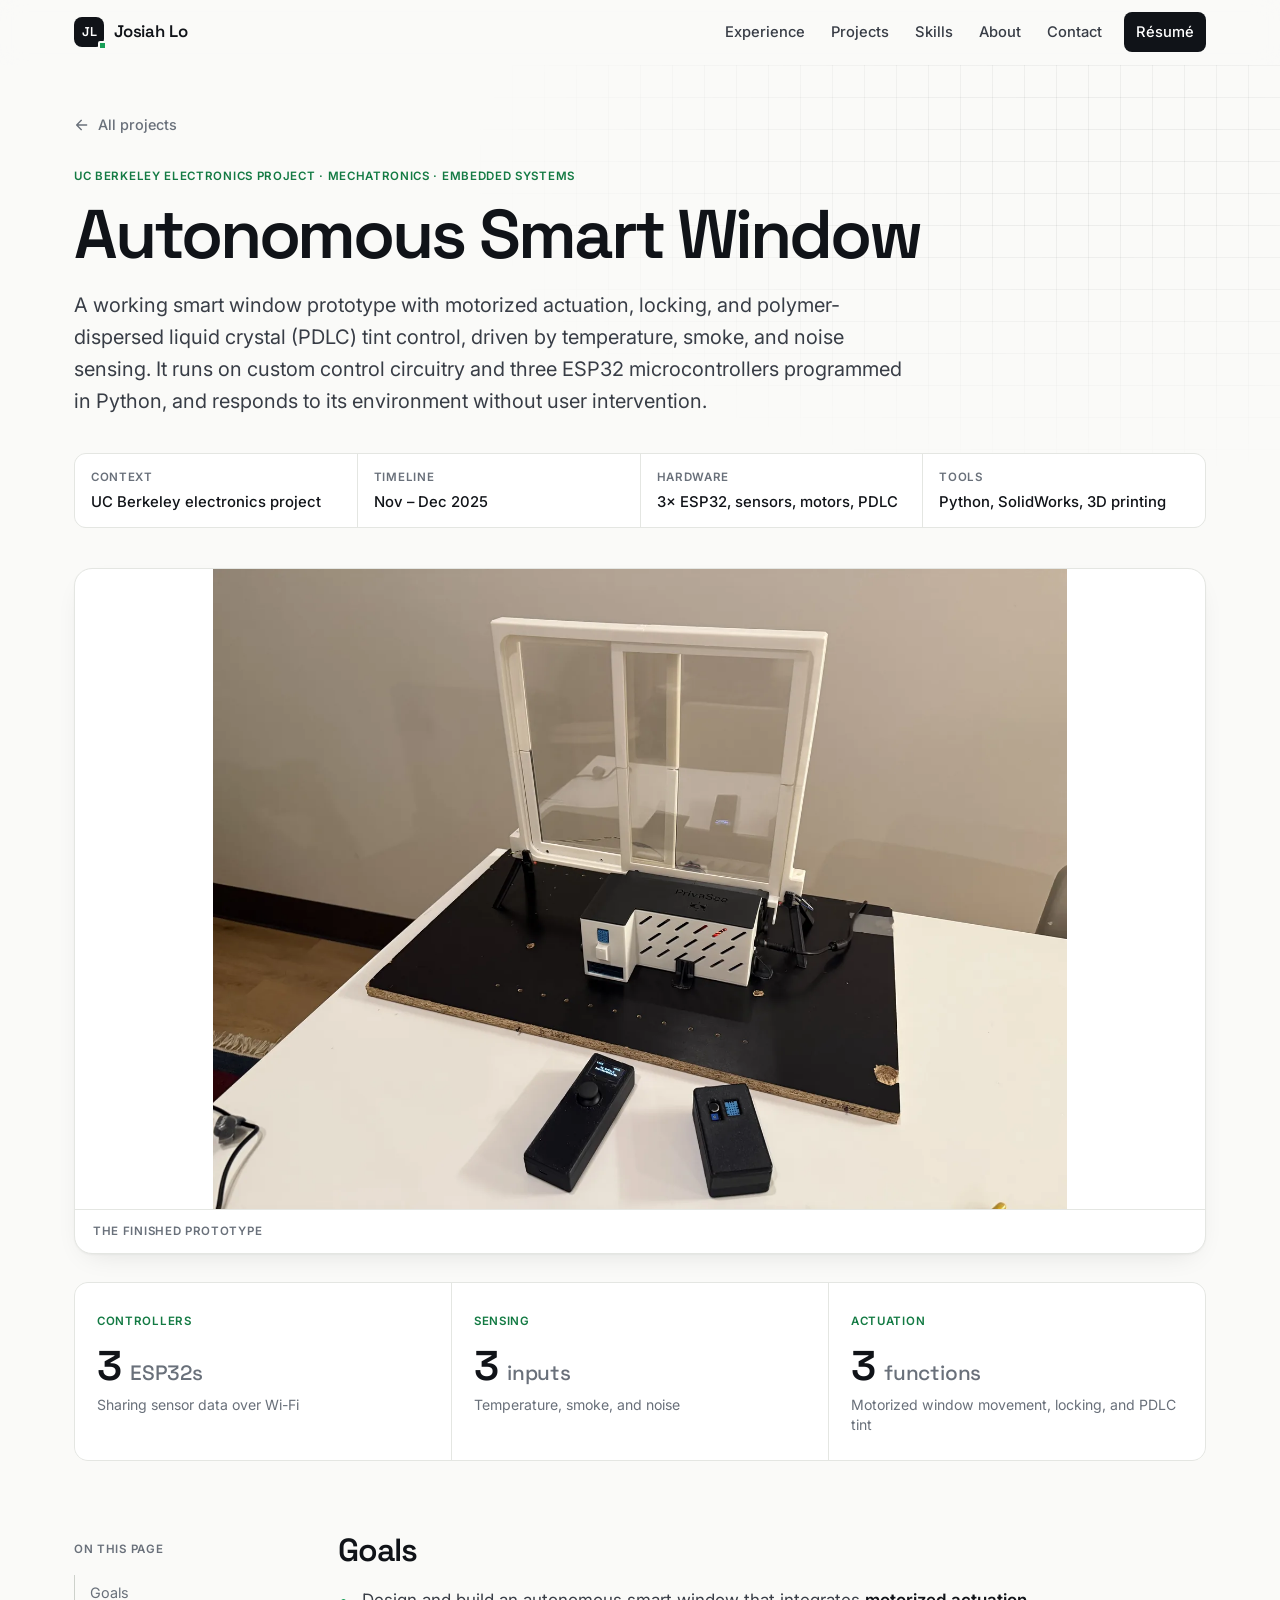
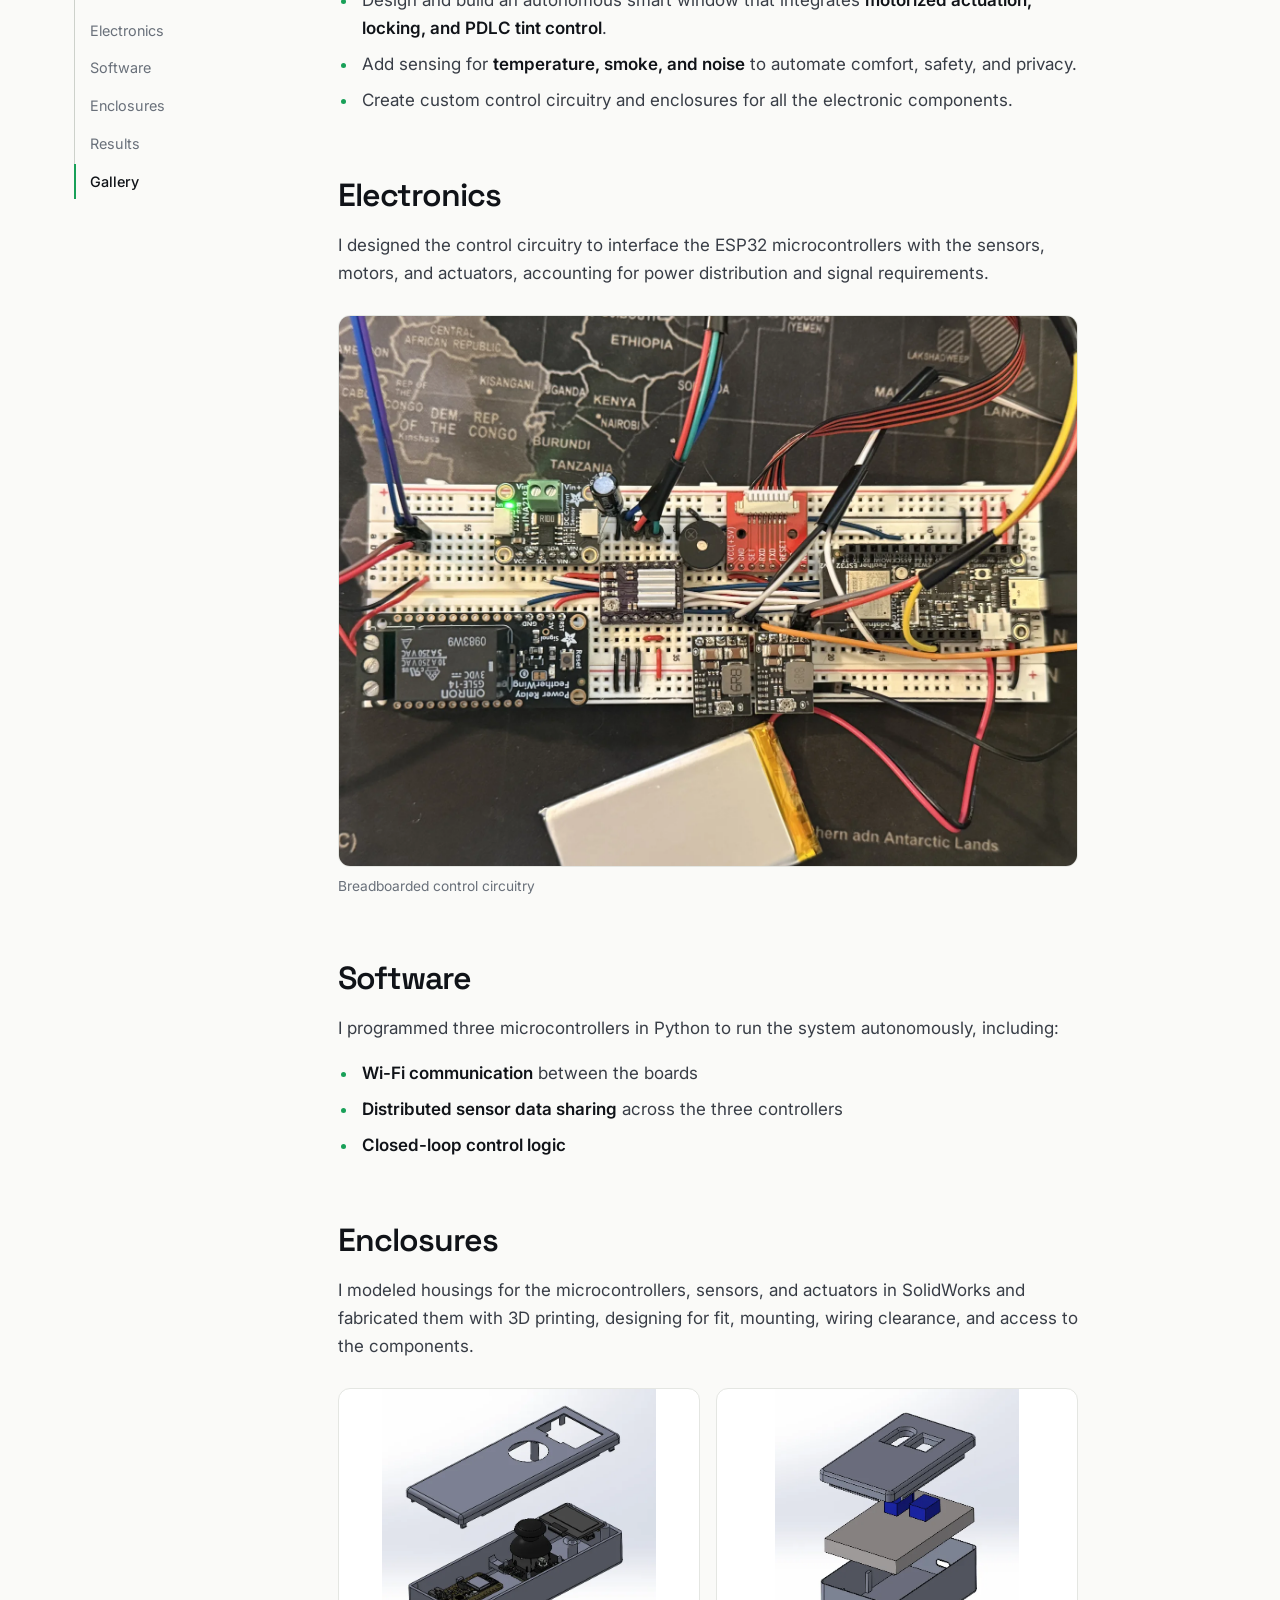
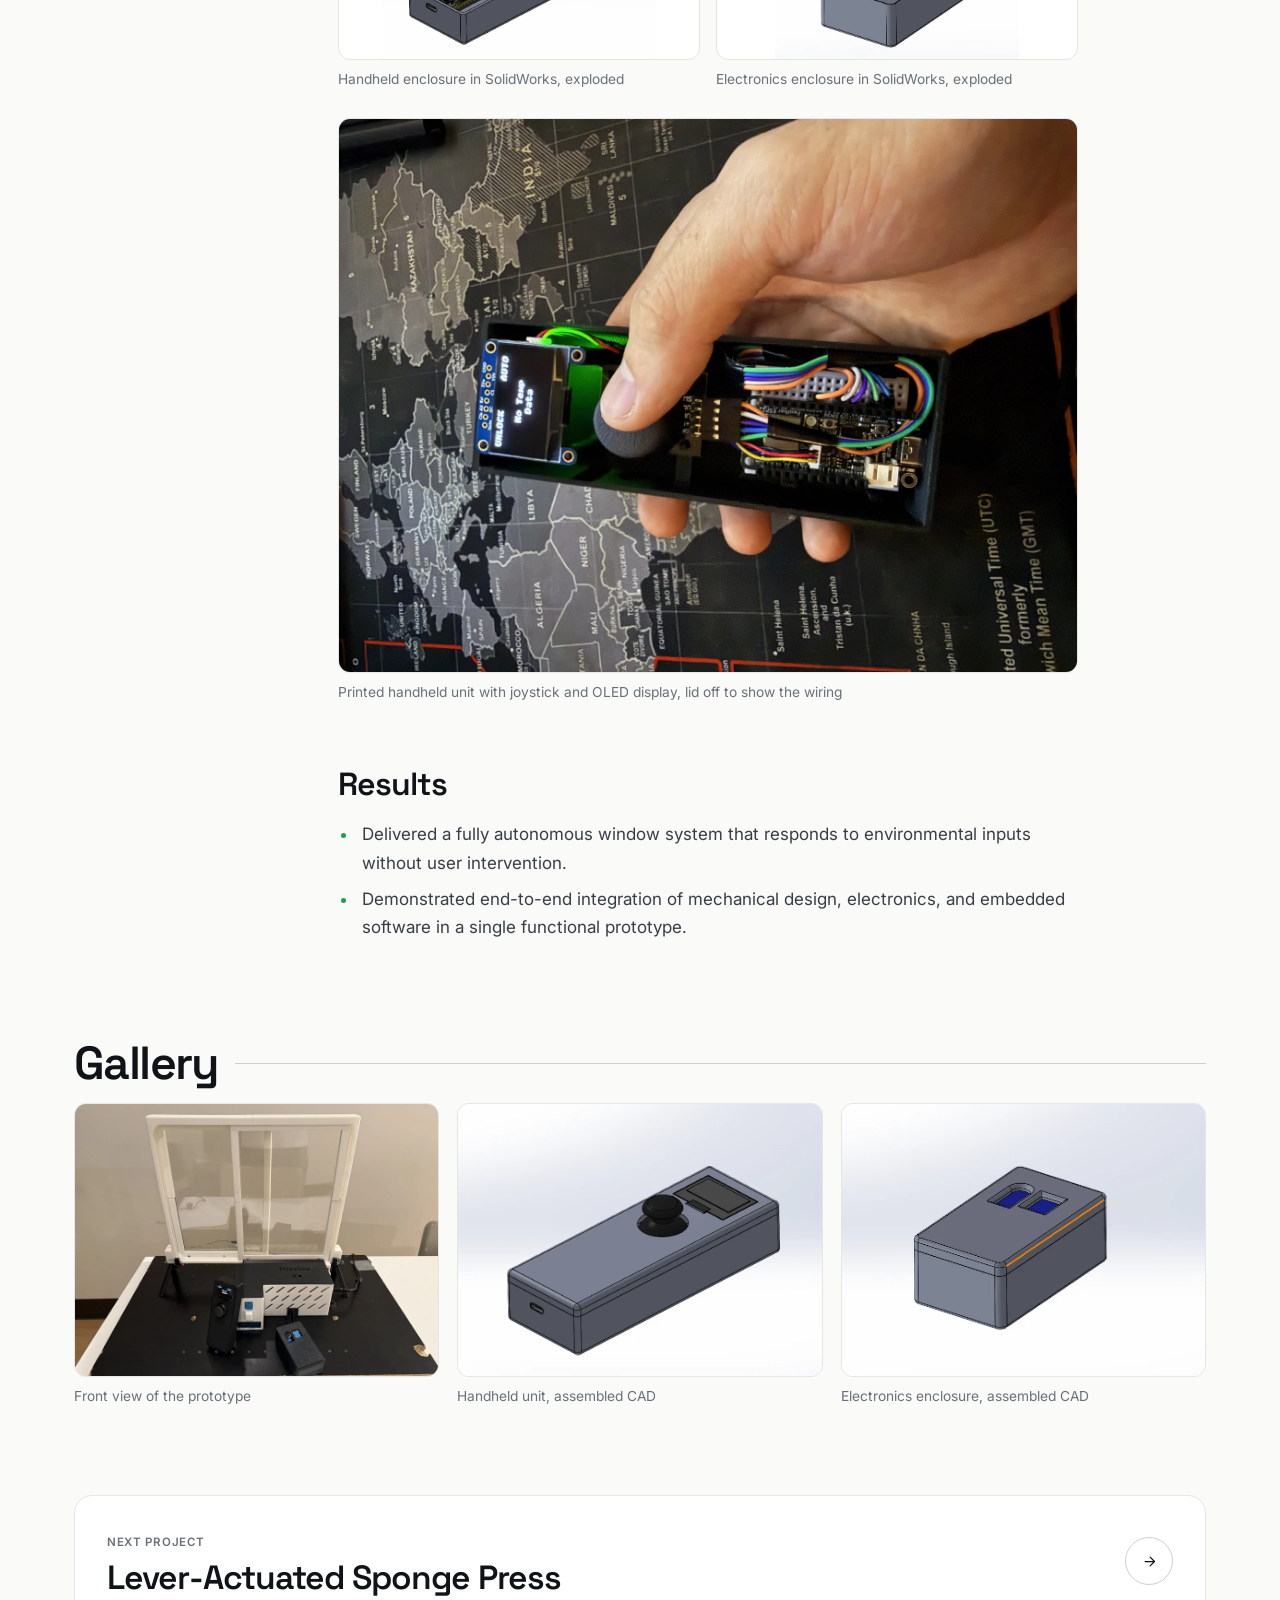
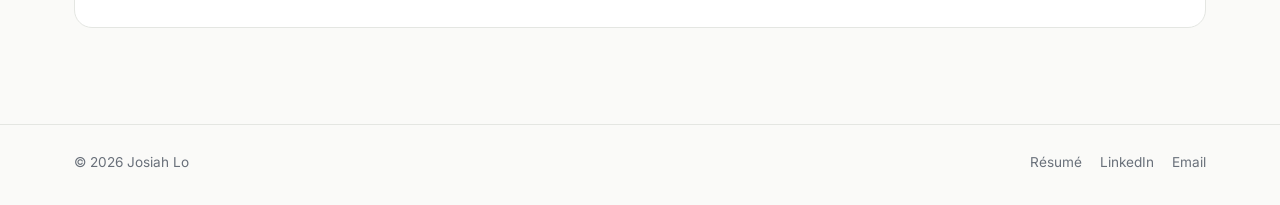
<file: projects/smart-window.html>
<!doctype html>
<html lang="en">
<head>
  <meta charset="utf-8">
  <meta name="viewport" content="width=device-width, initial-scale=1">
  <title>Autonomous Smart Window — Josiah Lo</title>
  <meta name="description" content="An autonomous smart window with motorized actuation, locking, and PDLC tint control, driven by temperature, smoke, and noise sensing, with three ESP32 microcontrollers programmed in Python.">
  <link rel="canonical" href="https://josiahdlo.github.io/projects/smart-window.html">
  <meta property="og:type" content="article">
  <meta property="og:title" content="Autonomous Smart Window — Josiah Lo">
  <meta property="og:description" content="Mechanical design, custom circuitry, and embedded Python in one working prototype.">
  <meta property="og:url" content="https://josiahdlo.github.io/projects/smart-window.html">
  <meta property="og:image" content="https://josiahdlo.github.io/assets/img/og-v2.jpg">
  <meta name="twitter:card" content="summary_large_image">
  <link rel="icon" href="../favicon.svg" type="image/svg+xml">
  <link rel="preconnect" href="https://fonts.googleapis.com">
  <link rel="preconnect" href="https://fonts.gstatic.com" crossorigin>
  <link href="https://fonts.googleapis.com/css2?family=Inter:wght@400;500;600&family=Space+Grotesk:wght@400;500;600&display=swap" rel="stylesheet">
  <link rel="stylesheet" href="../assets/css/style.css">
  <script>document.documentElement.classList.add("js");</script>
</head>
<body>
  <a class="skip-link" href="#main">Skip to content</a>

  <header class="nav">
    <div class="wrap nav__inner">
      <a class="brand" href="../index.html" aria-label="Josiah Lo — home">
        <span class="brand__mark" aria-hidden="true">JL</span>
        Josiah Lo
      </a>
      <button class="nav__toggle" type="button" aria-expanded="false" aria-controls="nav-links">
        <span class="nav__toggle-bars" aria-hidden="true"></span> Menu
      </button>
      <ul class="nav__links" id="nav-links">
        <li><a href="../index.html#experience">Experience</a></li>
        <li><a href="../index.html#projects">Projects</a></li>
        <li><a href="../index.html#skills">Skills</a></li>
        <li><a href="../index.html#about">About</a></li>
        <li><a href="../index.html#contact">Contact</a></li>
        <li><a class="nav__resume" href="../assets/Josiah_Lo_Resume.pdf" target="_blank" rel="noopener">Résumé</a></li>
      </ul>
    </div>
  </header>

  <main id="main">
    <section class="phero">
      <div class="wrap">
        <a class="back" href="../index.html#projects">
          <svg viewBox="0 0 24 24" fill="none" stroke="currentColor" stroke-width="2" stroke-linecap="round" stroke-linejoin="round" aria-hidden="true"><path d="M19 12H5M11 19l-7-7 7-7"/></svg>
          All projects
        </a>
        <p class="phero__eyebrow label">UC Berkeley electronics project · Mechatronics · Embedded systems</p>
        <h1 class="phero__title">Autonomous Smart Window</h1>
        <p class="phero__lead">A working smart window prototype with motorized actuation, locking, and polymer-dispersed liquid crystal (PDLC) tint control, driven by temperature, smoke, and noise sensing. It runs on custom control circuitry and three ESP32 microcontrollers programmed in Python, and responds to its environment without user intervention.</p>
        <dl class="meta">
          <div><dt class="label">Context</dt><dd>UC Berkeley electronics project</dd></div>
          <div><dt class="label">Timeline</dt><dd>Nov – Dec 2025</dd></div>
          <div><dt class="label">Hardware</dt><dd>3× ESP32, sensors, motors, PDLC</dd></div>
          <div><dt class="label">Tools</dt><dd>Python, SolidWorks, 3D printing</dd></div>
        </dl>
      </div>
    </section>

    <div class="wrap">
      <figure class="cover">
        <a href="../assets/img/window/hero.webp" data-zoom><img src="../assets/img/window/hero.webp" width="1600" height="1200" alt="The smart window prototype with its electronics enclosures and handheld units"></a>
        <figcaption class="label">The finished prototype</figcaption>
      </figure>

      <div class="results" style="--cols:3">
        <div class="stat">
          <span class="label">Controllers</span>
          <div class="stat__num">3 <small>ESP32s</small></div>
          <p class="stat__text">Sharing sensor data over Wi-Fi</p>
        </div>
        <div class="stat">
          <span class="label">Sensing</span>
          <div class="stat__num">3 <small>inputs</small></div>
          <p class="stat__text">Temperature, smoke, and noise</p>
        </div>
        <div class="stat">
          <span class="label">Actuation</span>
          <div class="stat__num">3 <small>functions</small></div>
          <p class="stat__text">Motorized window movement, locking, and PDLC tint</p>
        </div>
      </div>

      <div class="pbody">
        <nav class="toc" aria-label="On this page">
          <span class="label">On this page</span>
          <ol>
            <li><a href="#goals">Goals</a></li>
            <li><a href="#electronics">Electronics</a></li>
            <li><a href="#software">Software</a></li>
            <li><a href="#enclosures">Enclosures</a></li>
            <li><a href="#results">Results</a></li>
            <li><a href="#gallery">Gallery</a></li>
          </ol>
        </nav>

        <article class="prose">
          <section id="goals">
            <h2>Goals</h2>
            <ul>
              <li>Design and build an autonomous smart window that integrates <strong>motorized actuation, locking, and PDLC tint control</strong>.</li>
              <li>Add sensing for <strong>temperature, smoke, and noise</strong> to automate comfort, safety, and privacy.</li>
              <li>Create custom control circuitry and enclosures for all the electronic components.</li>
            </ul>
          </section>

          <section id="electronics">
            <h2>Electronics</h2>
            <p>I designed the control circuitry to interface the ESP32 microcontrollers with the sensors, motors, and actuators, accounting for power distribution and signal requirements.</p>
            <figure class="fig">
              <a href="../assets/img/window/breadboard.webp" data-zoom><img src="../assets/img/window/breadboard.webp" width="1600" height="1191" alt="Breadboarded control circuitry with microcontroller and sensor boards" loading="lazy"></a>
              <figcaption>Breadboarded control circuitry</figcaption>
            </figure>
          </section>

          <section id="software">
            <h2>Software</h2>
            <p>I programmed three microcontrollers in Python to run the system autonomously, including:</p>
            <ul>
              <li><strong>Wi-Fi communication</strong> between the boards</li>
              <li><strong>Distributed sensor data sharing</strong> across the three controllers</li>
              <li><strong>Closed-loop control logic</strong></li>
            </ul>
          </section>

          <section id="enclosures">
            <h2>Enclosures</h2>
            <p>I modeled housings for the microcontrollers, sensors, and actuators in SolidWorks and fabricated them with 3D printing, designing for fit, mounting, wiring clearance, and access to the components.</p>
            <div class="fig-row">
              <figure class="fig">
                <a href="../assets/img/window/handheld-exploded.webp" data-zoom><img src="../assets/img/window/handheld-exploded.webp" width="693" height="682" alt="Exploded SolidWorks view of the handheld enclosure with joystick and display" loading="lazy"></a>
                <figcaption>Handheld enclosure in SolidWorks, exploded</figcaption>
              </figure>
              <figure class="fig">
                <a href="../assets/img/window/enclosure-exploded.webp" data-zoom><img src="../assets/img/window/enclosure-exploded.webp" width="661" height="731" alt="Exploded SolidWorks view of an electronics enclosure" loading="lazy"></a>
                <figcaption>Electronics enclosure in SolidWorks, exploded</figcaption>
              </figure>
            </div>
            <figure class="fig">
              <a href="../assets/img/window/handheld.webp" data-zoom><img src="../assets/img/window/handheld.webp" width="1600" height="1200" alt="Printed handheld unit with joystick and OLED display, lid removed to show wiring" loading="lazy"></a>
              <figcaption>Printed handheld unit with joystick and OLED display, lid off to show the wiring</figcaption>
            </figure>
          </section>

          <section id="results">
            <h2>Results</h2>
            <ul>
              <li>Delivered a fully autonomous window system that responds to environmental inputs without user intervention.</li>
              <li>Demonstrated end-to-end integration of mechanical design, electronics, and embedded software in a single functional prototype.</li>
            </ul>
          </section>
        </article>
      </div>
    </div>

    <section class="gallery-section" id="gallery">
      <div class="wrap">
        <div class="section__head">
          <h2 class="section__title">Gallery</h2>
          <span class="section__rule" aria-hidden="true"></span>
        </div>
        <div class="gallery">
          <figure><a href="../assets/img/window/front.webp" data-zoom><img src="../assets/img/window/front.webp" width="1600" height="1200" alt="Front view of the smart window prototype" loading="lazy"></a><figcaption>Front view of the prototype</figcaption></figure>
          <figure><a href="../assets/img/window/handheld-cad.webp" data-zoom><img src="../assets/img/window/handheld-cad.webp" width="868" height="737" alt="SolidWorks model of the assembled handheld unit" loading="lazy"></a><figcaption>Handheld unit, assembled CAD</figcaption></figure>
          <figure><a href="../assets/img/window/enclosure.webp" data-zoom><img src="../assets/img/window/enclosure.webp" width="796" height="719" alt="SolidWorks model of the assembled electronics enclosure" loading="lazy"></a><figcaption>Electronics enclosure, assembled CAD</figcaption></figure>
        </div>
      </div>
    </section>

    <section class="pnext">
      <div class="wrap">
        <a href="sponge-press.html">
          <div><span class="label">Next project</span><strong>Lever-Actuated Sponge Press</strong></div>
          <span class="card__go" aria-hidden="true"><svg viewBox="0 0 24 24" fill="none" stroke="currentColor" stroke-width="2" stroke-linecap="round" stroke-linejoin="round"><path d="M5 12h14M13 5l7 7-7 7"/></svg></span>
        </a>
      </div>
    </section>
  </main>

  <footer class="footer">
    <div class="wrap footer__inner">
      <span>© <span data-year>2026</span> Josiah Lo</span>
      <nav aria-label="Footer">
        <a href="../assets/Josiah_Lo_Resume.pdf" target="_blank" rel="noopener">Résumé</a>
        <a href="https://www.linkedin.com/in/josiahdavidlo" target="_blank" rel="noopener">LinkedIn</a>
        <a href="mailto:josiahlo@berkeley.edu">Email</a>
      </nav>
    </div>
  </footer>

  <script src="../assets/js/main.js" defer></script>
</body>
</html>
</file>
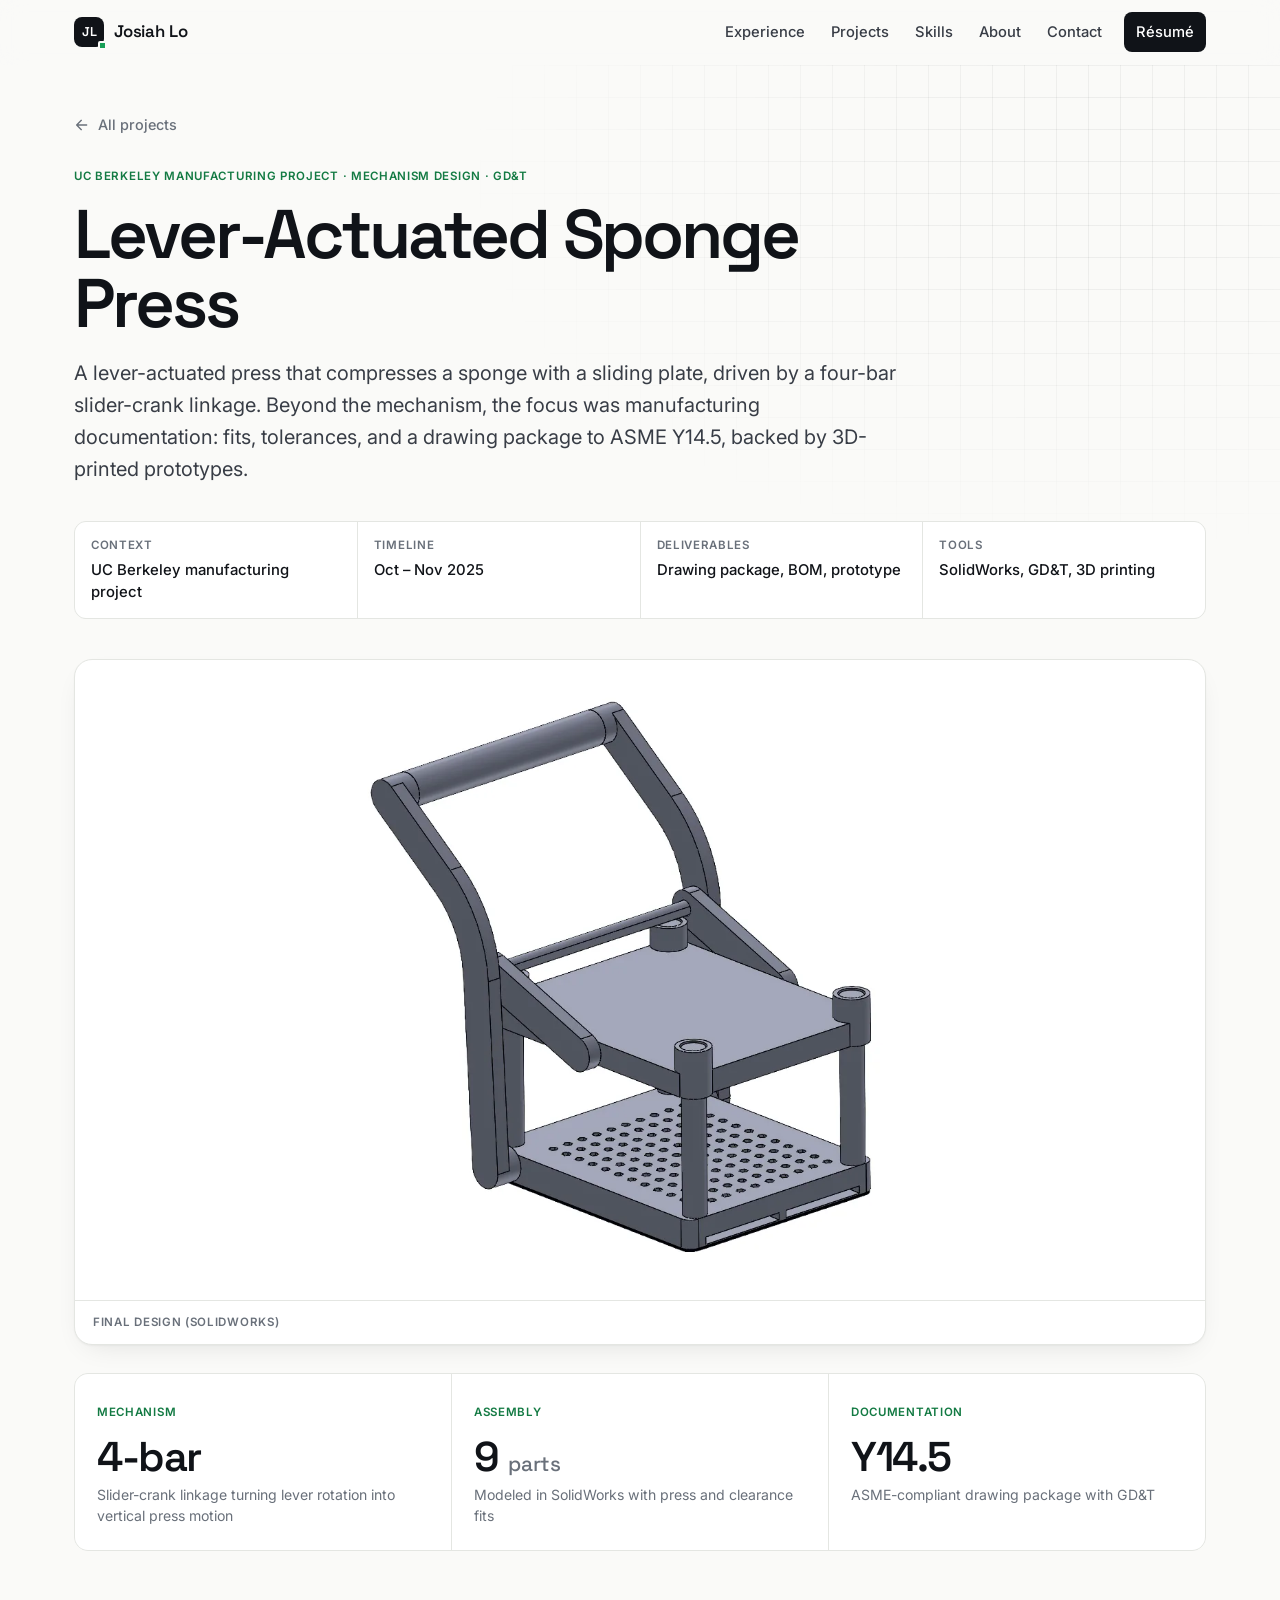
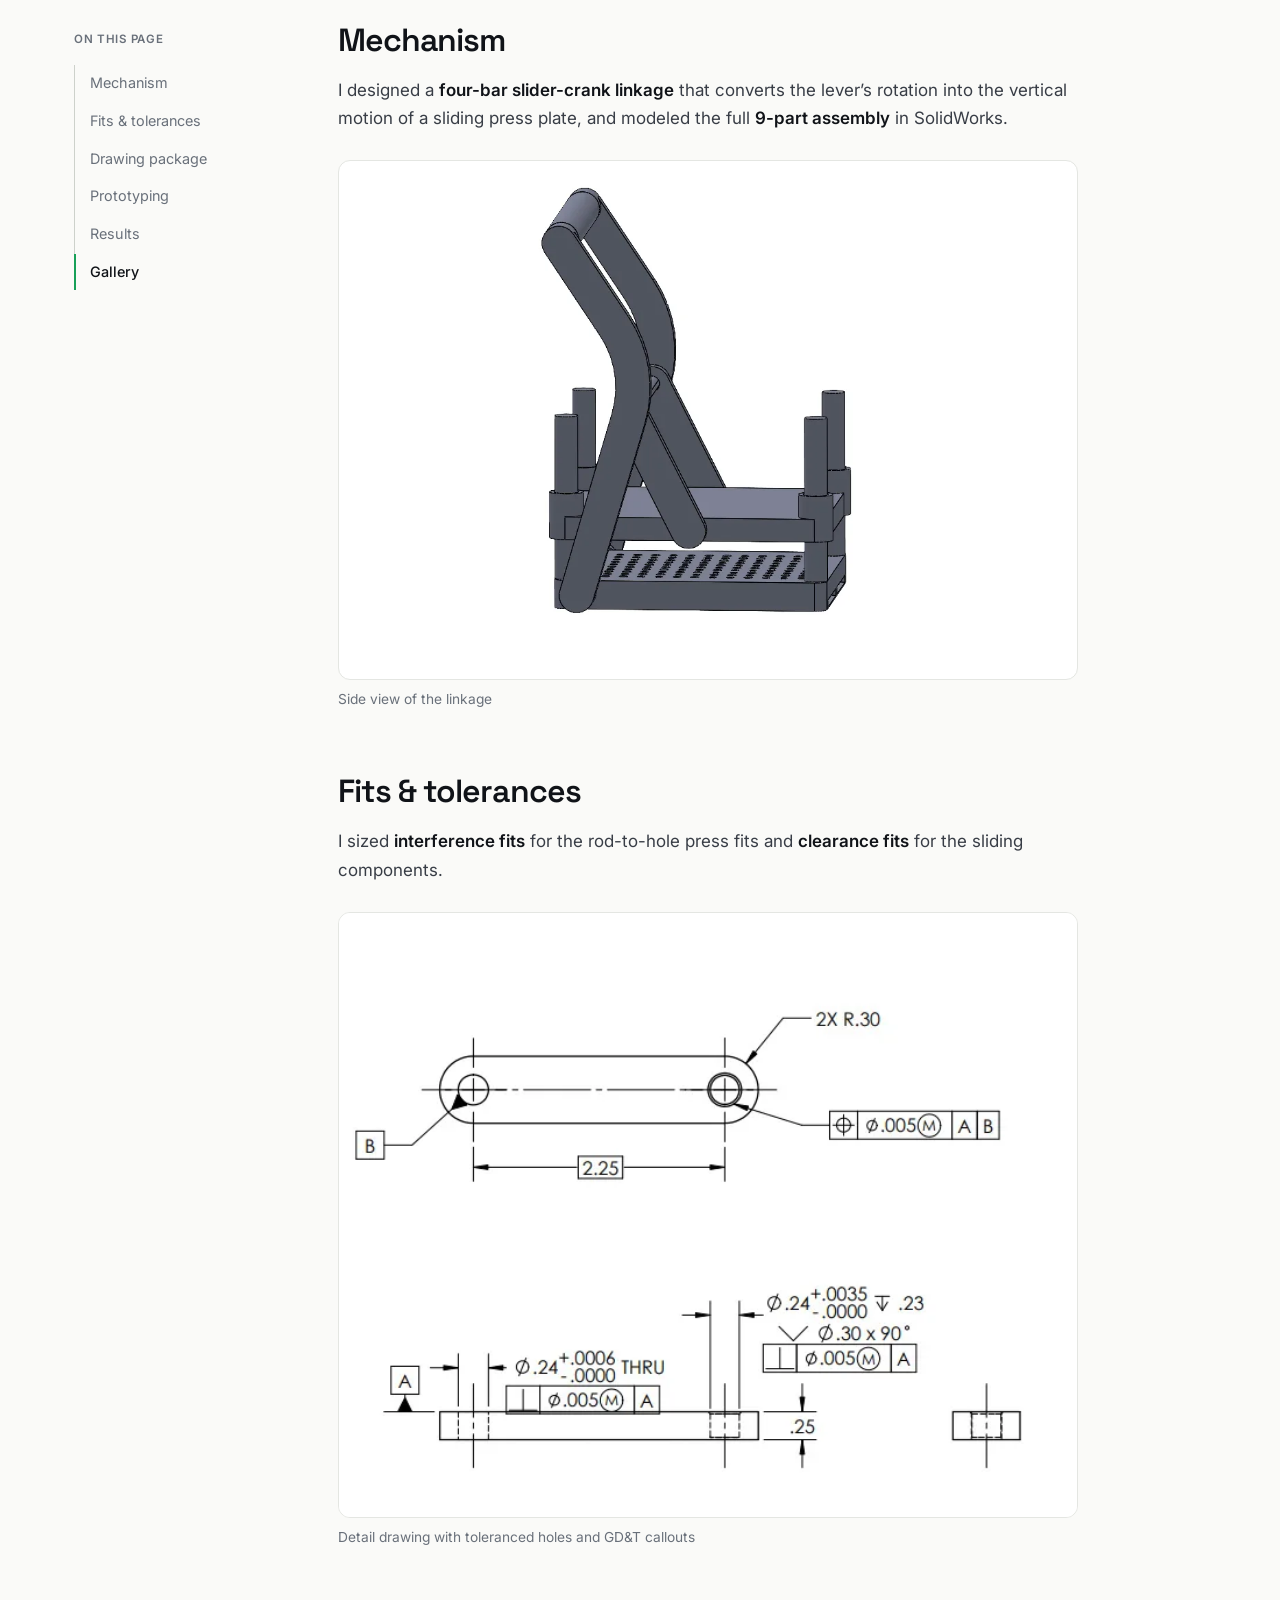
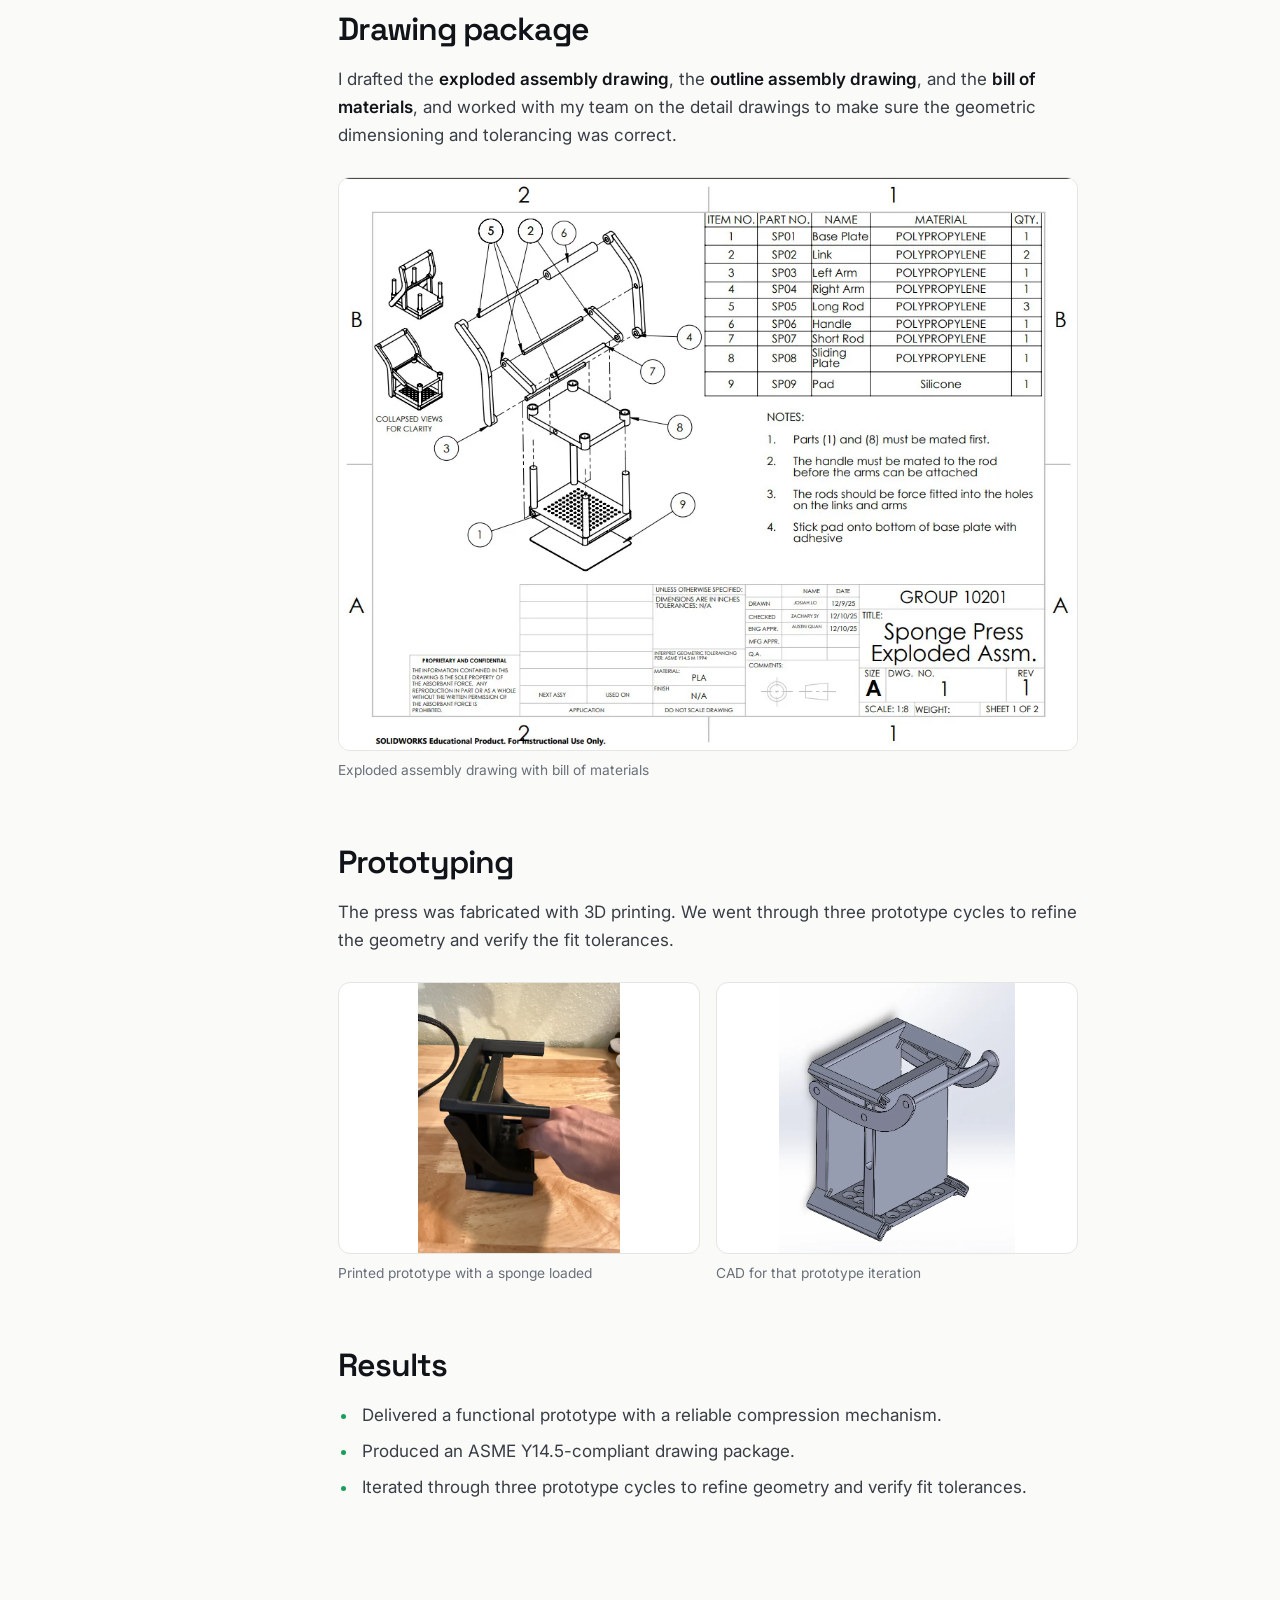
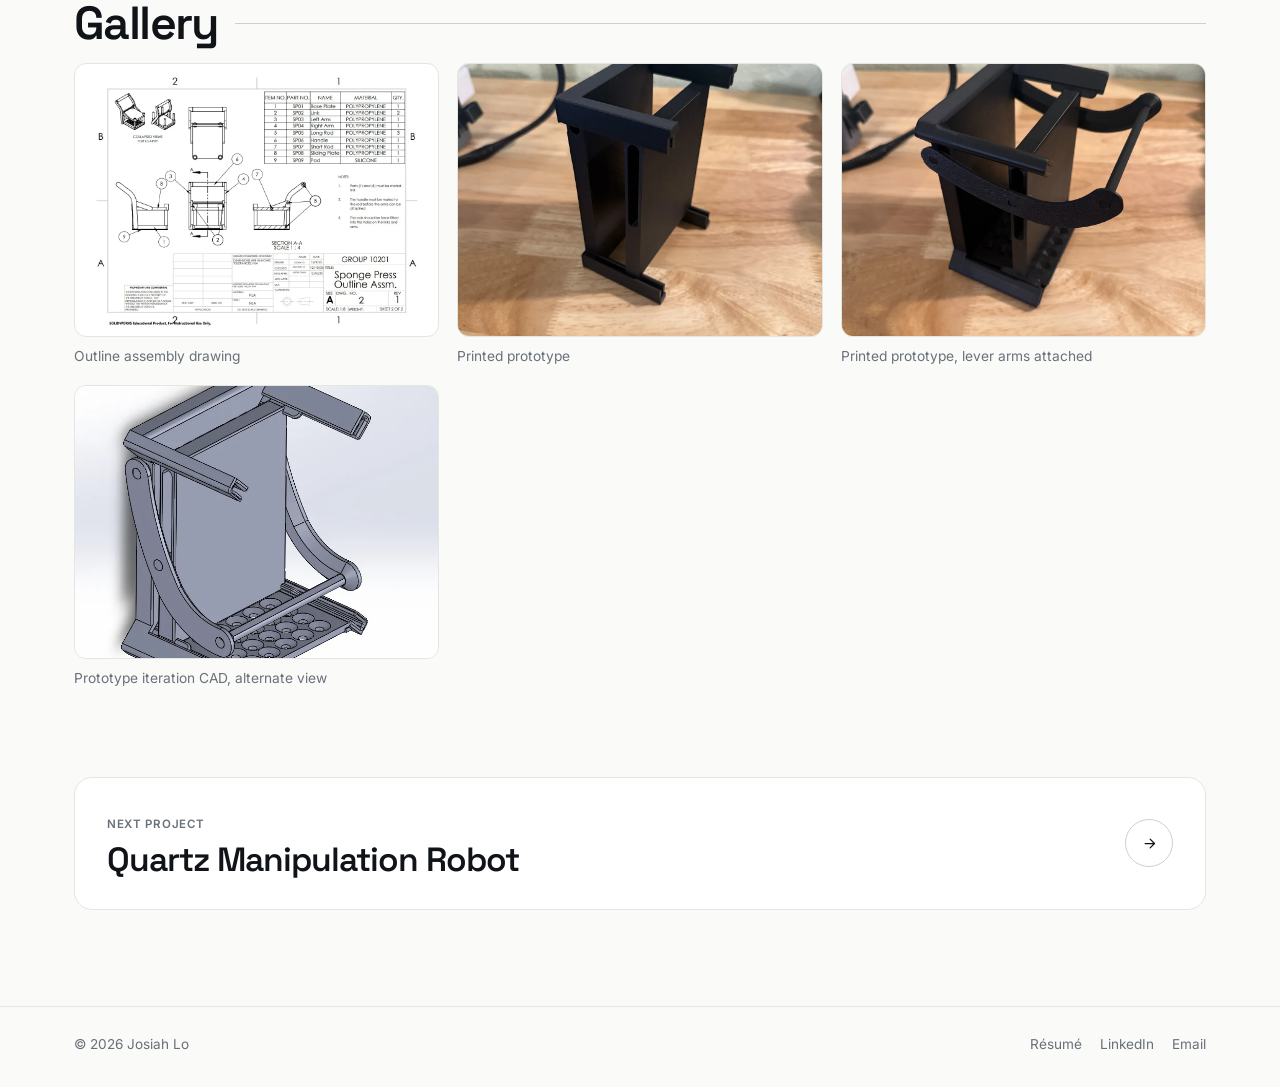
<file: projects/sponge-press.html>
<!doctype html>
<html lang="en">
<head>
  <meta charset="utf-8">
  <meta name="viewport" content="width=device-width, initial-scale=1">
  <title>Lever-Actuated Sponge Press — Josiah Lo</title>
  <meta name="description" content="A four-bar slider-crank sponge press with interference and clearance fits, an ASME Y14.5 drawing package, and 3D-printed prototypes.">
  <link rel="canonical" href="https://josiahdlo.github.io/projects/sponge-press.html">
  <meta property="og:type" content="article">
  <meta property="og:title" content="Lever-Actuated Sponge Press — Josiah Lo">
  <meta property="og:description" content="Mechanism design, fits and tolerances, and an ASME Y14.5 drawing package for a 9-part assembly.">
  <meta property="og:url" content="https://josiahdlo.github.io/projects/sponge-press.html">
  <meta property="og:image" content="https://josiahdlo.github.io/assets/img/og-v2.jpg">
  <meta name="twitter:card" content="summary_large_image">
  <link rel="icon" href="../favicon.svg" type="image/svg+xml">
  <link rel="preconnect" href="https://fonts.googleapis.com">
  <link rel="preconnect" href="https://fonts.gstatic.com" crossorigin>
  <link href="https://fonts.googleapis.com/css2?family=Inter:wght@400;500;600&family=Space+Grotesk:wght@400;500;600&display=swap" rel="stylesheet">
  <link rel="stylesheet" href="../assets/css/style.css">
  <script>document.documentElement.classList.add("js");</script>
</head>
<body>
  <a class="skip-link" href="#main">Skip to content</a>

  <header class="nav">
    <div class="wrap nav__inner">
      <a class="brand" href="../index.html" aria-label="Josiah Lo — home">
        <span class="brand__mark" aria-hidden="true">JL</span>
        Josiah Lo
      </a>
      <button class="nav__toggle" type="button" aria-expanded="false" aria-controls="nav-links">
        <span class="nav__toggle-bars" aria-hidden="true"></span> Menu
      </button>
      <ul class="nav__links" id="nav-links">
        <li><a href="../index.html#experience">Experience</a></li>
        <li><a href="../index.html#projects">Projects</a></li>
        <li><a href="../index.html#skills">Skills</a></li>
        <li><a href="../index.html#about">About</a></li>
        <li><a href="../index.html#contact">Contact</a></li>
        <li><a class="nav__resume" href="../assets/Josiah_Lo_Resume.pdf" target="_blank" rel="noopener">Résumé</a></li>
      </ul>
    </div>
  </header>

  <main id="main">
    <section class="phero">
      <div class="wrap">
        <a class="back" href="../index.html#projects">
          <svg viewBox="0 0 24 24" fill="none" stroke="currentColor" stroke-width="2" stroke-linecap="round" stroke-linejoin="round" aria-hidden="true"><path d="M19 12H5M11 19l-7-7 7-7"/></svg>
          All projects
        </a>
        <p class="phero__eyebrow label">UC Berkeley manufacturing project · Mechanism design · GD&amp;T</p>
        <h1 class="phero__title">Lever-Actuated Sponge Press</h1>
        <p class="phero__lead">A lever-actuated press that compresses a sponge with a sliding plate, driven by a four-bar slider-crank linkage. Beyond the mechanism, the focus was manufacturing documentation: fits, tolerances, and a drawing package to ASME Y14.5, backed by 3D-printed prototypes.</p>
        <dl class="meta">
          <div><dt class="label">Context</dt><dd>UC Berkeley manufacturing project</dd></div>
          <div><dt class="label">Timeline</dt><dd>Oct – Nov 2025</dd></div>
          <div><dt class="label">Deliverables</dt><dd>Drawing package, BOM, prototype</dd></div>
          <div><dt class="label">Tools</dt><dd>SolidWorks, GD&amp;T, 3D printing</dd></div>
        </dl>
      </div>
    </section>

    <div class="wrap">
      <figure class="cover cover--pad">
        <a href="../assets/img/press/render-iso.webp" data-zoom><img src="../assets/img/press/render-iso.webp" width="902" height="849" alt="SolidWorks render of the sponge press"></a>
        <figcaption class="label">Final design (SolidWorks)</figcaption>
      </figure>

      <div class="results" style="--cols:3">
        <div class="stat">
          <span class="label">Mechanism</span>
          <div class="stat__num">4-bar</div>
          <p class="stat__text">Slider-crank linkage turning lever rotation into vertical press motion</p>
        </div>
        <div class="stat">
          <span class="label">Assembly</span>
          <div class="stat__num">9 <small>parts</small></div>
          <p class="stat__text">Modeled in SolidWorks with press and clearance fits</p>
        </div>
        <div class="stat">
          <span class="label">Documentation</span>
          <div class="stat__num">Y14.5</div>
          <p class="stat__text">ASME-compliant drawing package with GD&amp;T</p>
        </div>
      </div>

      <div class="pbody">
        <nav class="toc" aria-label="On this page">
          <span class="label">On this page</span>
          <ol>
            <li><a href="#mechanism">Mechanism</a></li>
            <li><a href="#fits">Fits &amp; tolerances</a></li>
            <li><a href="#drawings">Drawing package</a></li>
            <li><a href="#prototyping">Prototyping</a></li>
            <li><a href="#results">Results</a></li>
            <li><a href="#gallery">Gallery</a></li>
          </ol>
        </nav>

        <article class="prose">
          <section id="mechanism">
            <h2>Mechanism</h2>
            <p>I designed a <strong>four-bar slider-crank linkage</strong> that converts the lever’s rotation into the vertical motion of a sliding press plate, and modeled the full <strong>9-part assembly</strong> in SolidWorks.</p>
            <figure class="fig">
              <a href="../assets/img/press/render-side.webp" data-zoom><img src="../assets/img/press/render-side.webp" width="667" height="754" alt="Side view of the sponge press linkage" loading="lazy" class="tall"></a>
              <figcaption>Side view of the linkage</figcaption>
            </figure>
          </section>

          <section id="fits">
            <h2>Fits &amp; tolerances</h2>
            <p>I sized <strong>interference fits</strong> for the rod-to-hole press fits and <strong>clearance fits</strong> for the sliding components.</p>
            <figure class="fig">
              <a href="../assets/img/press/drawing-detail.webp" data-zoom><img src="../assets/img/press/drawing-detail.webp" width="634" height="519" alt="Detail drawing of a link with toleranced holes and GD&amp;T callouts" loading="lazy"></a>
              <figcaption>Detail drawing with toleranced holes and GD&amp;T callouts</figcaption>
            </figure>
          </section>

          <section id="drawings">
            <h2>Drawing package</h2>
            <p>I drafted the <strong>exploded assembly drawing</strong>, the <strong>outline assembly drawing</strong>, and the <strong>bill of materials</strong>, and worked with my team on the detail drawings to make sure the geometric dimensioning and tolerancing was correct.</p>
            <figure class="fig">
              <a href="../assets/img/press/drawing-exploded.webp" data-zoom><img src="../assets/img/press/drawing-exploded.webp" width="1054" height="817" alt="Exploded assembly drawing with bill of materials" loading="lazy"></a>
              <figcaption>Exploded assembly drawing with bill of materials</figcaption>
            </figure>
          </section>

          <section id="prototyping">
            <h2>Prototyping</h2>
            <p>The press was fabricated with 3D printing. We went through three prototype cycles to refine the geometry and verify the fit tolerances.</p>
            <div class="fig-row">
              <figure class="fig">
                <a href="../assets/img/press/proto-c.webp" data-zoom><img src="../assets/img/press/proto-c.webp" width="1200" height="1600" alt="3D-printed prototype with a sponge loaded" loading="lazy"></a>
                <figcaption>Printed prototype with a sponge loaded</figcaption>
              </figure>
              <figure class="fig">
                <a href="../assets/img/press/proto-cad-a.webp" data-zoom><img src="../assets/img/press/proto-cad-a.webp" width="697" height="797" alt="SolidWorks model of a prototype iteration" loading="lazy"></a>
                <figcaption>CAD for that prototype iteration</figcaption>
              </figure>
            </div>
          </section>

          <section id="results">
            <h2>Results</h2>
            <ul>
              <li>Delivered a functional prototype with a reliable compression mechanism.</li>
              <li>Produced an ASME Y14.5-compliant drawing package.</li>
              <li>Iterated through three prototype cycles to refine geometry and verify fit tolerances.</li>
            </ul>
          </section>
        </article>
      </div>
    </div>

    <section class="gallery-section" id="gallery">
      <div class="wrap">
        <div class="section__head">
          <h2 class="section__title">Gallery</h2>
          <span class="section__rule" aria-hidden="true"></span>
        </div>
        <div class="gallery">
          <figure><a href="../assets/img/press/drawing-outline.webp" data-zoom><img class="fit" src="../assets/img/press/drawing-outline.webp" width="1054" height="812" alt="Outline assembly drawing" loading="lazy"></a><figcaption>Outline assembly drawing</figcaption></figure>
          <figure><a href="../assets/img/press/proto-a.webp" data-zoom><img src="../assets/img/press/proto-a.webp" width="1200" height="1600" alt="Printed prototype, front view" loading="lazy"></a><figcaption>Printed prototype</figcaption></figure>
          <figure><a href="../assets/img/press/proto-b.webp" data-zoom><img src="../assets/img/press/proto-b.webp" width="1200" height="1600" alt="Printed prototype with lever arms" loading="lazy"></a><figcaption>Printed prototype, lever arms attached</figcaption></figure>
          <figure><a href="../assets/img/press/proto-cad-b.webp" data-zoom><img src="../assets/img/press/proto-cad-b.webp" width="707" height="791" alt="Prototype iteration CAD, alternate view" loading="lazy"></a><figcaption>Prototype iteration CAD, alternate view</figcaption></figure>
        </div>
      </div>
    </section>

    <section class="pnext">
      <div class="wrap">
        <a href="quartz-robot.html">
          <div><span class="label">Next project</span><strong>Quartz Manipulation Robot</strong></div>
          <span class="card__go" aria-hidden="true"><svg viewBox="0 0 24 24" fill="none" stroke="currentColor" stroke-width="2" stroke-linecap="round" stroke-linejoin="round"><path d="M5 12h14M13 5l7 7-7 7"/></svg></span>
        </a>
      </div>
    </section>
  </main>

  <footer class="footer">
    <div class="wrap footer__inner">
      <span>© <span data-year>2026</span> Josiah Lo</span>
      <nav aria-label="Footer">
        <a href="../assets/Josiah_Lo_Resume.pdf" target="_blank" rel="noopener">Résumé</a>
        <a href="https://www.linkedin.com/in/josiahdavidlo" target="_blank" rel="noopener">LinkedIn</a>
        <a href="mailto:josiahlo@berkeley.edu">Email</a>
      </nav>
    </div>
  </footer>

  <script src="../assets/js/main.js" defer></script>
</body>
</html>
</file>
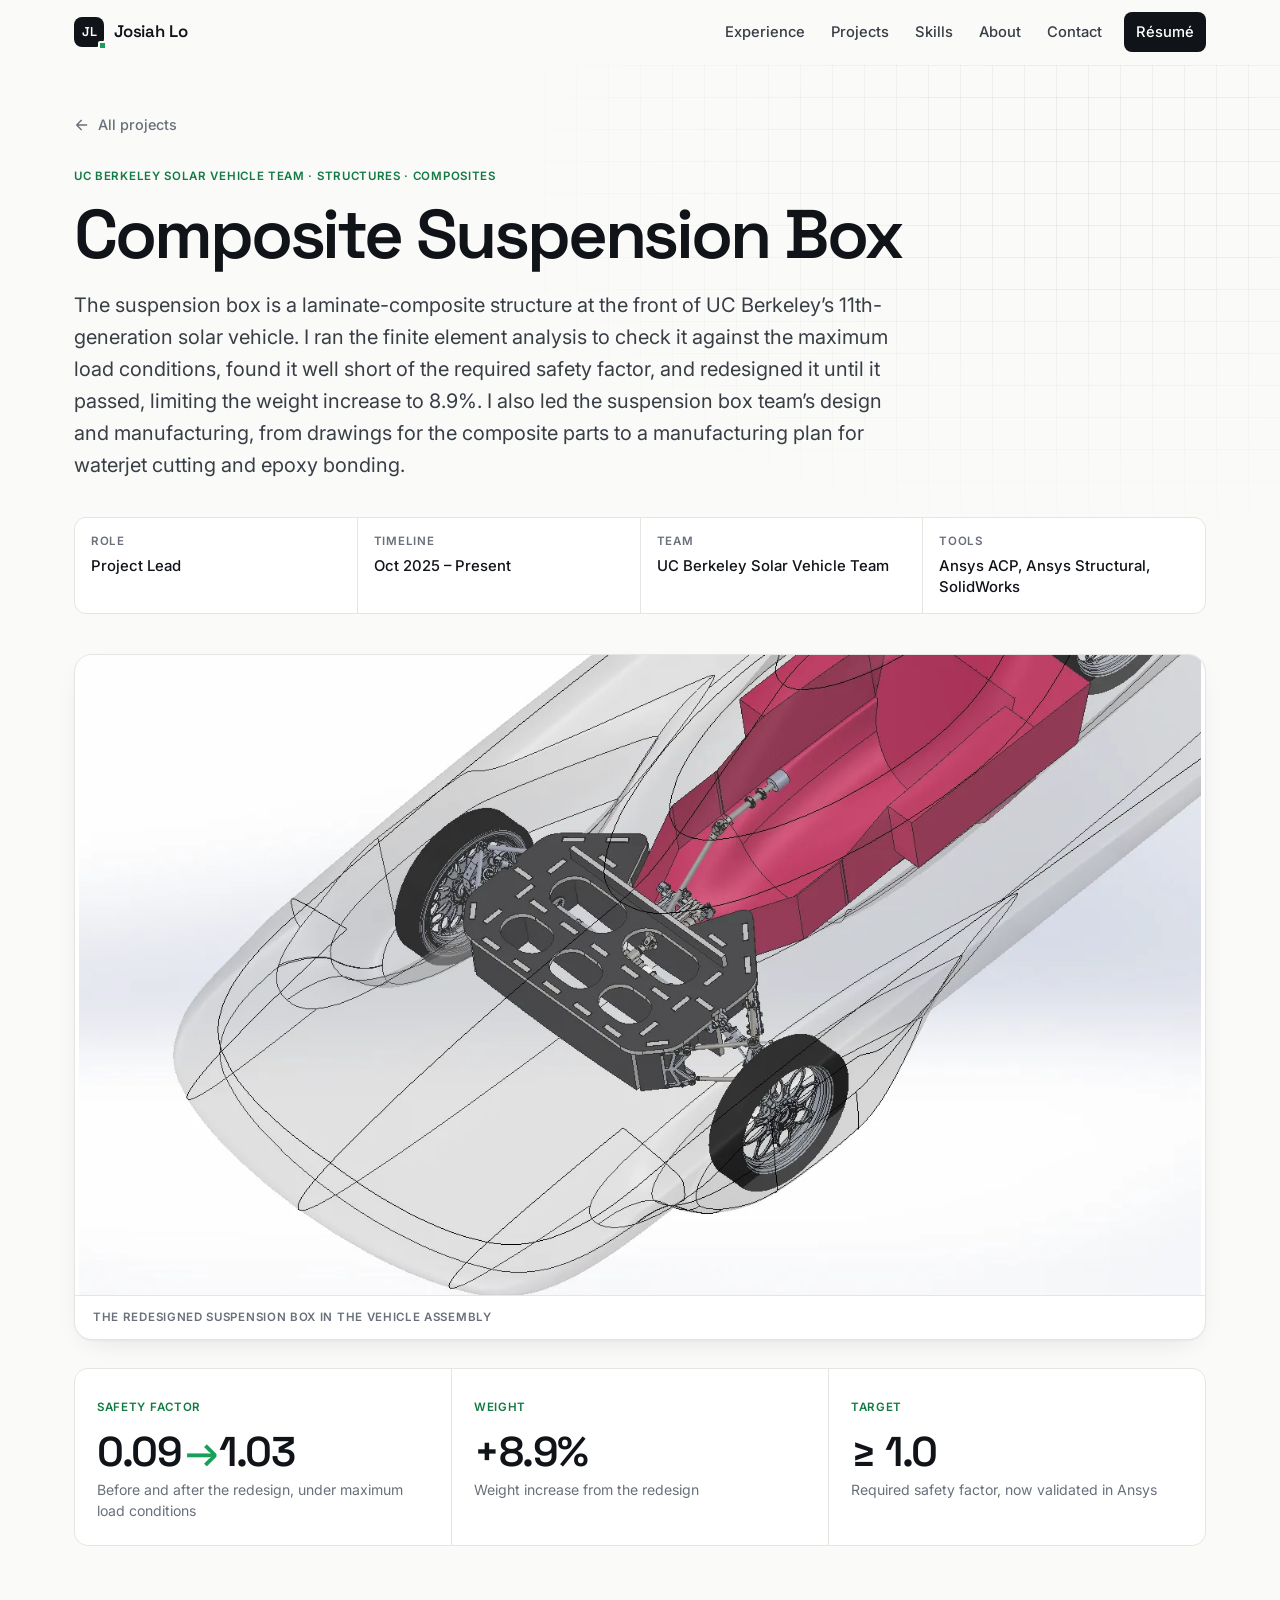
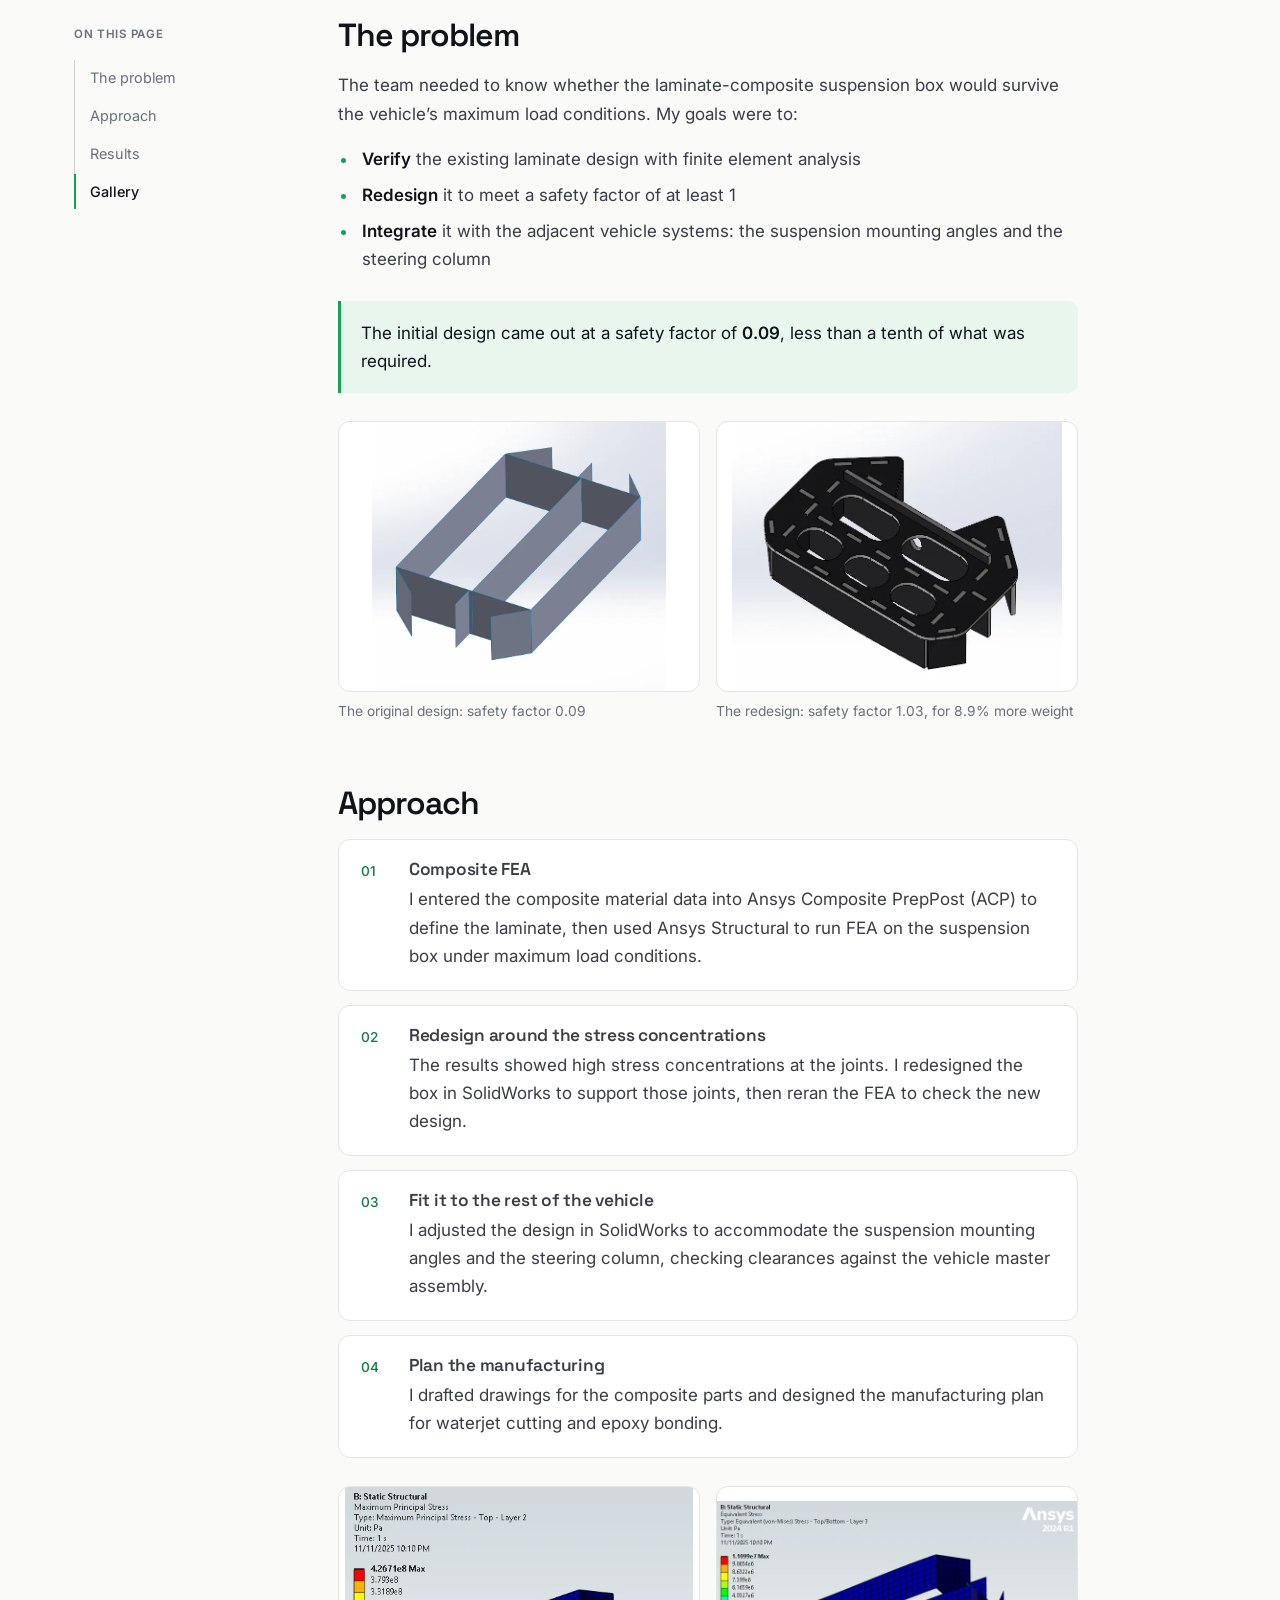
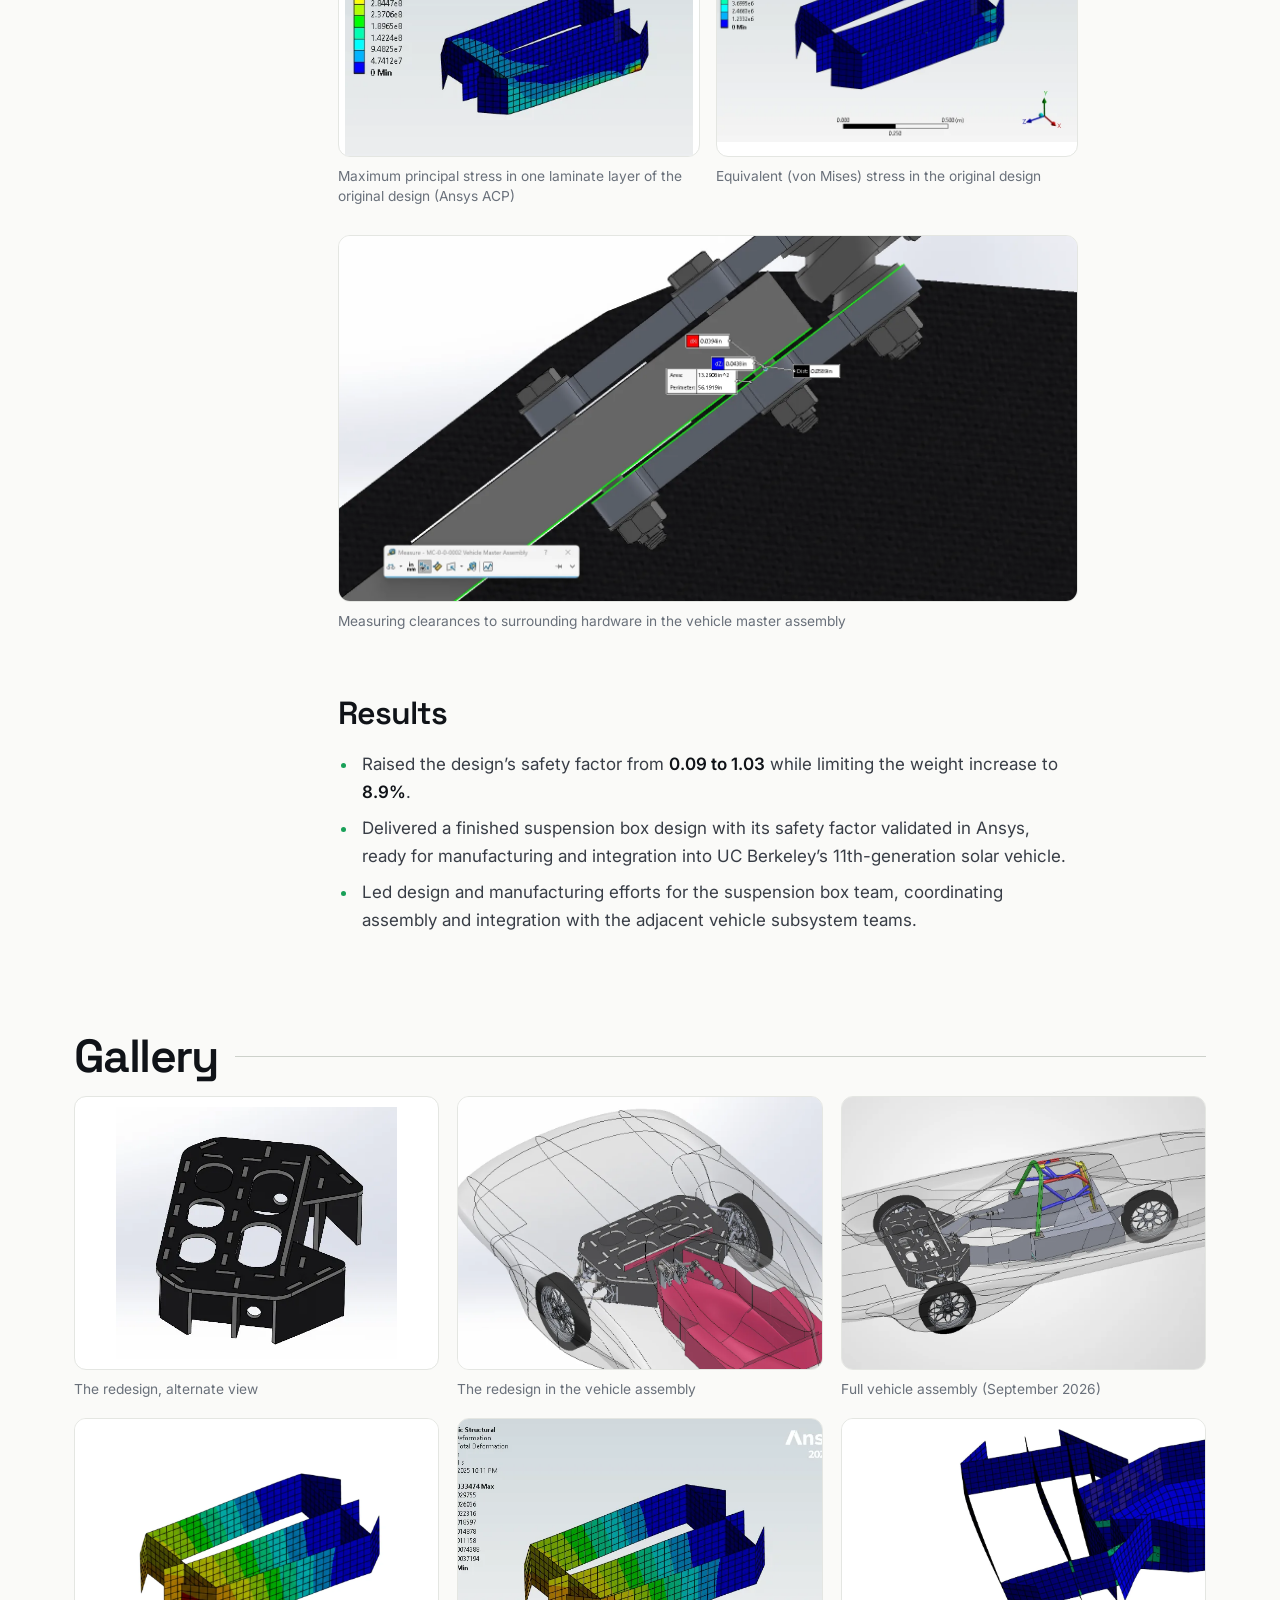
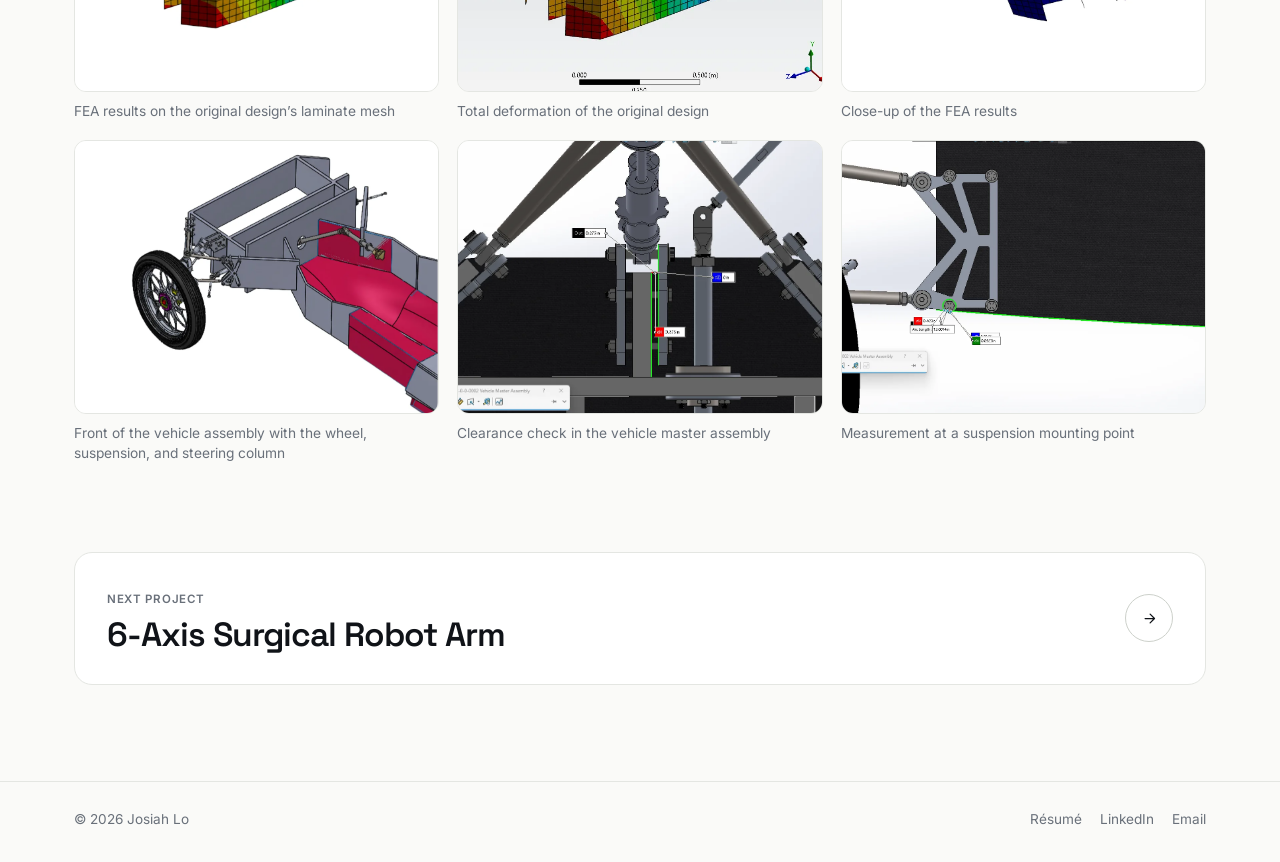
<file: projects/suspension-box.html>
<!doctype html>
<html lang="en">
<head>
  <meta charset="utf-8">
  <meta name="viewport" content="width=device-width, initial-scale=1">
  <title>Composite Suspension Box — Josiah Lo</title>
  <meta name="description" content="FEA verification and redesign of a laminate-composite suspension box for UC Berkeley's 11th-generation solar vehicle: safety factor raised from 0.09 to 1.03 with an 8.9% weight increase.">
  <link rel="canonical" href="https://josiahdlo.github.io/projects/suspension-box.html">
  <meta property="og:type" content="article">
  <meta property="og:title" content="Composite Suspension Box — Josiah Lo">
  <meta property="og:description" content="Composite FEA in Ansys ACP and a SolidWorks redesign that raised the safety factor from 0.09 to 1.03 at +8.9% weight.">
  <meta property="og:url" content="https://josiahdlo.github.io/projects/suspension-box.html">
  <meta property="og:image" content="https://josiahdlo.github.io/assets/img/og-v2.jpg">
  <meta name="twitter:card" content="summary_large_image">
  <link rel="icon" href="../favicon.svg" type="image/svg+xml">
  <link rel="preconnect" href="https://fonts.googleapis.com">
  <link rel="preconnect" href="https://fonts.gstatic.com" crossorigin>
  <link href="https://fonts.googleapis.com/css2?family=Inter:wght@400;500;600&family=Space+Grotesk:wght@400;500;600&display=swap" rel="stylesheet">
  <link rel="stylesheet" href="../assets/css/style.css">
  <script>document.documentElement.classList.add("js");</script>
</head>
<body>
  <a class="skip-link" href="#main">Skip to content</a>

  <header class="nav">
    <div class="wrap nav__inner">
      <a class="brand" href="../index.html" aria-label="Josiah Lo — home">
        <span class="brand__mark" aria-hidden="true">JL</span>
        Josiah Lo
      </a>
      <button class="nav__toggle" type="button" aria-expanded="false" aria-controls="nav-links">
        <span class="nav__toggle-bars" aria-hidden="true"></span> Menu
      </button>
      <ul class="nav__links" id="nav-links">
        <li><a href="../index.html#experience">Experience</a></li>
        <li><a href="../index.html#projects">Projects</a></li>
        <li><a href="../index.html#skills">Skills</a></li>
        <li><a href="../index.html#about">About</a></li>
        <li><a href="../index.html#contact">Contact</a></li>
        <li><a class="nav__resume" href="../assets/Josiah_Lo_Resume.pdf" target="_blank" rel="noopener">Résumé</a></li>
      </ul>
    </div>
  </header>

  <main id="main">
    <section class="phero">
      <div class="wrap">
        <a class="back" href="../index.html#projects">
          <svg viewBox="0 0 24 24" fill="none" stroke="currentColor" stroke-width="2" stroke-linecap="round" stroke-linejoin="round" aria-hidden="true"><path d="M19 12H5M11 19l-7-7 7-7"/></svg>
          All projects
        </a>
        <p class="phero__eyebrow label">UC Berkeley Solar Vehicle Team · Structures · Composites</p>
        <h1 class="phero__title">Composite Suspension Box</h1>
        <p class="phero__lead">The suspension box is a laminate-composite structure at the front of UC Berkeley’s 11th-generation solar vehicle. I ran the finite element analysis to check it against the maximum load conditions, found it well short of the required safety factor, and redesigned it until it passed, limiting the weight increase to 8.9%. I also led the suspension box team’s design and manufacturing, from drawings for the composite parts to a manufacturing plan for waterjet cutting and epoxy bonding.</p>
        <dl class="meta">
          <div><dt class="label">Role</dt><dd>Project Lead</dd></div>
          <div><dt class="label">Timeline</dt><dd>Oct 2025 – Present</dd></div>
          <div><dt class="label">Team</dt><dd>UC Berkeley Solar Vehicle Team</dd></div>
          <div><dt class="label">Tools</dt><dd>Ansys ACP, Ansys Structural, SolidWorks</dd></div>
        </dl>
      </div>
    </section>

    <div class="wrap">
      <figure class="cover">
        <a href="../assets/img/susbox/vehicle-underside.webp" data-zoom><img src="../assets/img/susbox/vehicle-underside.webp" width="1410" height="804" alt="The redesigned suspension box seen from below in the solar vehicle assembly, with the front wheels, suspension, and steering column attached"></a>
        <figcaption class="label">The redesigned suspension box in the vehicle assembly</figcaption>
      </figure>

      <div class="results" style="--cols:3">
        <div class="stat">
          <span class="label">Safety factor</span>
          <div class="stat__num">0.09<span class="arrow">→</span>1.03</div>
          <p class="stat__text">Before and after the redesign, under maximum load conditions</p>
        </div>
        <div class="stat">
          <span class="label">Weight</span>
          <div class="stat__num">+8.9%</div>
          <p class="stat__text">Weight increase from the redesign</p>
        </div>
        <div class="stat">
          <span class="label">Target</span>
          <div class="stat__num">≥ 1.0</div>
          <p class="stat__text">Required safety factor, now validated in Ansys</p>
        </div>
      </div>

      <div class="pbody">
        <nav class="toc" aria-label="On this page">
          <span class="label">On this page</span>
          <ol>
            <li><a href="#problem">The problem</a></li>
            <li><a href="#approach">Approach</a></li>
            <li><a href="#results">Results</a></li>
            <li><a href="#gallery">Gallery</a></li>
          </ol>
        </nav>

        <article class="prose">
          <section id="problem">
            <h2>The problem</h2>
            <p>The team needed to know whether the laminate-composite suspension box would survive the vehicle’s maximum load conditions. My goals were to:</p>
            <ul>
              <li><strong>Verify</strong> the existing laminate design with finite element analysis</li>
              <li><strong>Redesign</strong> it to meet a safety factor of at least 1</li>
              <li><strong>Integrate</strong> it with the adjacent vehicle systems: the suspension mounting angles and the steering column</li>
            </ul>
            <div class="callout"><p>The initial design came out at a safety factor of <strong>0.09</strong>, less than a tenth of what was required.</p></div>
            <div class="fig-row">
              <figure class="fig">
                <a href="../assets/img/susbox/geometry.webp" data-zoom><img src="../assets/img/susbox/geometry.webp" width="809" height="744" alt="Panel geometry of the original suspension box: an open frame of flat laminate panels" loading="lazy"></a>
                <figcaption>The original design: safety factor 0.09</figcaption>
              </figure>
              <figure class="fig">
                <a href="../assets/img/susbox/iteration-a.webp" data-zoom><img src="../assets/img/susbox/iteration-a.webp" width="687" height="561" alt="The redesigned suspension box: a closed box of laminate panels with cutouts in the top plate" loading="lazy"></a>
                <figcaption>The redesign: safety factor 1.03, for 8.9% more weight</figcaption>
              </figure>
            </div>
          </section>

          <section id="approach">
            <h2>Approach</h2>
            <ol class="steps">
              <li>
                <h3>Composite FEA</h3>
                <p>I entered the composite material data into Ansys Composite PrepPost (ACP) to define the laminate, then used Ansys Structural to run FEA on the suspension box under maximum load conditions.</p>
              </li>
              <li>
                <h3>Redesign around the stress concentrations</h3>
                <p>The results showed high stress concentrations at the joints. I redesigned the box in SolidWorks to support those joints, then reran the FEA to check the new design.</p>
              </li>
              <li>
                <h3>Fit it to the rest of the vehicle</h3>
                <p>I adjusted the design in SolidWorks to accommodate the suspension mounting angles and the steering column, checking clearances against the vehicle master assembly.</p>
              </li>
              <li>
                <h3>Plan the manufacturing</h3>
                <p>I drafted drawings for the composite parts and designed the manufacturing plan for waterjet cutting and epoxy bonding.</p>
              </li>
            </ol>

            <div class="fig-row">
              <figure class="fig">
                <a href="../assets/img/susbox/fea-principal.webp" data-zoom><img src="../assets/img/susbox/fea-principal.webp" width="500" height="388" alt="Ansys plot of maximum principal stress in one laminate layer" loading="lazy"></a>
                <figcaption>Maximum principal stress in one laminate layer of the original design (Ansys ACP)</figcaption>
              </figure>
              <figure class="fig">
                <a href="../assets/img/susbox/fea-vonmises.webp" data-zoom><img src="../assets/img/susbox/fea-vonmises.webp" width="762" height="510" alt="Ansys plot of equivalent von Mises stress" loading="lazy"></a>
                <figcaption>Equivalent (von Mises) stress in the original design</figcaption>
              </figure>
            </div>

            <figure class="fig">
              <a href="../assets/img/susbox/clearance-1.webp" data-zoom><img src="../assets/img/susbox/clearance-1.webp" width="1496" height="740" alt="SolidWorks measurement of clearances in the vehicle master assembly" loading="lazy"></a>
              <figcaption>Measuring clearances to surrounding hardware in the vehicle master assembly</figcaption>
            </figure>
          </section>

          <section id="results">
            <h2>Results</h2>
            <ul>
              <li>Raised the design’s safety factor from <strong>0.09 to 1.03</strong> while limiting the weight increase to <strong>8.9%</strong>.</li>
              <li>Delivered a finished suspension box design with its safety factor validated in Ansys, ready for manufacturing and integration into UC Berkeley’s 11th-generation solar vehicle.</li>
              <li>Led design and manufacturing efforts for the suspension box team, coordinating assembly and integration with the adjacent vehicle subsystem teams.</li>
            </ul>
          </section>
        </article>
      </div>
    </div>

    <section class="gallery-section" id="gallery">
      <div class="wrap">
        <div class="section__head">
          <h2 class="section__title">Gallery</h2>
          <span class="section__rule" aria-hidden="true"></span>
        </div>
        <div class="gallery">
          <figure><a href="../assets/img/susbox/iteration-b.webp" data-zoom><img class="fit" src="../assets/img/susbox/iteration-b.webp" width="541" height="486" alt="The redesigned suspension box, alternate view" loading="lazy"></a><figcaption>The redesign, alternate view</figcaption></figure>
          <figure><a href="../assets/img/susbox/iteration-vehicle.webp" data-zoom><img src="../assets/img/susbox/iteration-vehicle.webp" width="1039" height="700" alt="The redesigned suspension box in the vehicle assembly" loading="lazy"></a><figcaption>The redesign in the vehicle assembly</figcaption></figure>
          <figure><a href="../assets/img/susbox/vehicle-assembly.webp" data-zoom><img src="../assets/img/susbox/vehicle-assembly.webp" width="1600" height="780" alt="Full solar vehicle assembly" loading="lazy"></a><figcaption>Full vehicle assembly (September 2026)</figcaption></figure>
          <figure><a href="../assets/img/susbox/fea-hero.webp" data-zoom><img src="../assets/img/susbox/fea-hero.webp" width="1248" height="833" alt="Colored FEA results on the original suspension box mesh" loading="lazy"></a><figcaption>FEA results on the original design’s laminate mesh</figcaption></figure>
          <figure><a href="../assets/img/susbox/fea-deformation.webp" data-zoom><img src="../assets/img/susbox/fea-deformation.webp" width="761" height="500" alt="Ansys total deformation plot of the original design" loading="lazy"></a><figcaption>Total deformation of the original design</figcaption></figure>
          <figure><a href="../assets/img/susbox/fea-joints.webp" data-zoom><img src="../assets/img/susbox/fea-joints.webp" width="1281" height="801" alt="Close-up of FEA results on the box panels" loading="lazy"></a><figcaption>Close-up of the FEA results</figcaption></figure>
          <figure><a href="../assets/img/susbox/vehicle-front.webp" data-zoom><img src="../assets/img/susbox/vehicle-front.webp" width="1089" height="978" alt="Front of the vehicle assembly with wheel, suspension, and steering column" loading="lazy"></a><figcaption>Front of the vehicle assembly with the wheel, suspension, and steering column</figcaption></figure>
          <figure><a href="../assets/img/susbox/clearance-2.webp" data-zoom><img src="../assets/img/susbox/clearance-2.webp" width="1271" height="712" alt="Clearance measurement in SolidWorks" loading="lazy"></a><figcaption>Clearance check in the vehicle master assembly</figcaption></figure>
          <figure><a href="../assets/img/susbox/clearance-3.webp" data-zoom><img src="../assets/img/susbox/clearance-3.webp" width="1592" height="825" alt="Measurement at a suspension mounting point in SolidWorks" loading="lazy"></a><figcaption>Measurement at a suspension mounting point</figcaption></figure>
        </div>
      </div>
    </section>

    <section class="pnext">
      <div class="wrap">
        <a href="surgical-robot.html">
          <div><span class="label">Next project</span><strong>6-Axis Surgical Robot Arm</strong></div>
          <span class="card__go" aria-hidden="true"><svg viewBox="0 0 24 24" fill="none" stroke="currentColor" stroke-width="2" stroke-linecap="round" stroke-linejoin="round"><path d="M5 12h14M13 5l7 7-7 7"/></svg></span>
        </a>
      </div>
    </section>
  </main>

  <footer class="footer">
    <div class="wrap footer__inner">
      <span>© <span data-year>2026</span> Josiah Lo</span>
      <nav aria-label="Footer">
        <a href="../assets/Josiah_Lo_Resume.pdf" target="_blank" rel="noopener">Résumé</a>
        <a href="https://www.linkedin.com/in/josiahdavidlo" target="_blank" rel="noopener">LinkedIn</a>
        <a href="mailto:josiahlo@berkeley.edu">Email</a>
      </nav>
    </div>
  </footer>

  <script src="../assets/js/main.js" defer></script>
</body>
</html>
</file>
<file: assets/css/style.css>
/* ==========================================================================
   Josiah Lo — portfolio
   Light "drawing sheet" theme: paper white, ink black, one green accent.
   ========================================================================== */

:root {
  color-scheme: light;

  --bg: #fafaf8;
  --surface: #ffffff;
  --surface-2: #f2f3f0;
  --ink: #101318;
  --ink-2: #383d46;
  --muted: #69707a;
  --line: #e4e6e2;
  --line-2: #cdd1cb;
  --grid: rgba(16, 19, 24, 0.055);

  --accent: #18a058;        /* graphics, large type */
  --accent-ink: #137a43;    /* small text and filled buttons (white text passes contrast) */
  --accent-soft: #e8f6ee;

  --font-display: "Space Grotesk", system-ui, -apple-system, "Segoe UI", sans-serif;
  --font-body: "Inter", system-ui, -apple-system, "Segoe UI", Roboto, sans-serif;

  --radius: 14px;
  --shadow: 0 1px 2px rgba(16, 19, 24, 0.04), 0 10px 30px -14px rgba(16, 19, 24, 0.14);
  --wrap: 1180px;
  --nav-h: 64px;
}

/* ---------- Base ---------- */

*, *::before, *::after { box-sizing: border-box; }

html {
  -webkit-text-size-adjust: 100%;
  scroll-behavior: smooth;
  scroll-padding-top: calc(var(--nav-h) + 16px);
}

body {
  margin: 0;
  background: var(--bg);
  color: var(--ink);
  font: 400 17px/1.65 var(--font-body);
  -webkit-font-smoothing: antialiased;
  text-rendering: optimizeLegibility;
  overflow-x: hidden;
}

img { max-width: 100%; height: auto; display: block; }
a { color: inherit; }
::selection { background: var(--accent); color: #fff; }

h1, h2, h3, h4 {
  font-family: var(--font-display);
  font-weight: 600;
  line-height: 1.1;
  letter-spacing: -0.02em;
  margin: 0;
}

p { margin: 0 0 1em; }

:focus-visible {
  outline: 2px solid var(--accent);
  outline-offset: 3px;
  border-radius: 4px;
}

.wrap {
  max-width: var(--wrap);
  margin: 0 auto;
  padding: 0 24px;
}

.label {
  font-family: var(--font-body);
  font-size: 0.72rem;
  font-weight: 600;
  letter-spacing: 0.06em;
  text-transform: uppercase;
  color: var(--muted);
}

.skip-link {
  position: absolute;
  left: 16px;
  top: -60px;
  z-index: 100;
  background: var(--ink);
  color: #fff;
  padding: 10px 14px;
  border-radius: 8px;
  text-decoration: none;
}
.skip-link:focus { top: 12px; }

/* ---------- Navigation ---------- */

.nav {
  position: sticky;
  top: 0;
  z-index: 50;
  background: rgba(250, 250, 248, 0.86);
  -webkit-backdrop-filter: saturate(1.4) blur(12px);
  backdrop-filter: saturate(1.4) blur(12px);
  border-bottom: 1px solid transparent;
  transition: border-color 0.2s ease;
}
.nav.is-scrolled, .nav.is-open { border-bottom-color: var(--line); }

.nav__inner {
  display: flex;
  align-items: center;
  justify-content: space-between;
  gap: 16px;
  height: var(--nav-h);
}

.brand {
  display: inline-flex;
  align-items: center;
  gap: 10px;
  text-decoration: none;
  font-family: var(--font-display);
  font-weight: 600;
  font-size: 1.05rem;
  letter-spacing: -0.01em;
}
.brand__mark {
  display: grid;
  place-items: center;
  width: 30px;
  height: 30px;
  border-radius: 8px;
  background: var(--ink);
  color: #fff;
  font-family: var(--font-display);
  font-size: 0.8rem;
  font-weight: 600;
  letter-spacing: 0;
  position: relative;
}
.brand__mark::after {
  content: "";
  position: absolute;
  right: -3px;
  bottom: -3px;
  width: 9px;
  height: 9px;
  border-radius: 2px;
  background: var(--accent);
  border: 2px solid var(--bg);
}

.nav__links {
  display: flex;
  align-items: center;
  gap: 2px;
  list-style: none;
  margin: 0;
  padding: 0;
}
.nav__links a {
  display: block;
  padding: 8px 12px;
  border-radius: 8px;
  text-decoration: none;
  color: var(--ink-2);
  font-size: 0.92rem;
  font-weight: 500;
  transition: background 0.15s ease, color 0.15s ease;
}
.nav__links a:hover { background: var(--surface-2); color: var(--ink); }
.nav__links .nav__resume {
  margin-left: 8px;
  background: var(--ink);
  color: #fff;
}
.nav__links .nav__resume:hover { background: #2b3038; color: #fff; }

.nav__toggle {
  display: none;
  align-items: center;
  gap: 8px;
  height: 38px;
  padding: 0 12px;
  border: 1px solid var(--line-2);
  border-radius: 8px;
  background: var(--surface);
  color: var(--ink);
  font: 500 0.88rem var(--font-body);
  cursor: pointer;
}
.nav__toggle-bars, .nav__toggle-bars::before {
  display: block;
  width: 14px;
  height: 2px;
  background: currentColor;
  border-radius: 2px;
  position: relative;
}
.nav__toggle-bars::before { content: ""; position: absolute; top: 5px; }
.nav__toggle-bars { transform: translateY(-2.5px); }

@media (max-width: 780px) {
  .nav__toggle { display: inline-flex; }
  .nav__links {
    display: none;
    position: absolute;
    top: var(--nav-h);
    left: 0;
    right: 0;
    flex-direction: column;
    align-items: stretch;
    gap: 2px;
    padding: 8px 16px 18px;
    background: var(--bg);
    border-bottom: 1px solid var(--line);
    box-shadow: 0 18px 30px -24px rgba(16, 19, 24, 0.35);
  }
  .nav.is-open .nav__links { display: flex; }
  .nav__links a { padding: 12px; }
  .nav__links .nav__resume { margin: 6px 0 0; text-align: center; }
}

/* ---------- Buttons ---------- */

.btn {
  display: inline-flex;
  align-items: center;
  justify-content: center;
  gap: 8px;
  min-height: 44px;
  padding: 0 18px;
  border: 1px solid var(--line-2);
  border-radius: 10px;
  background: var(--surface);
  color: var(--ink);
  font-size: 0.95rem;
  font-weight: 500;
  text-decoration: none;
  white-space: nowrap;
  transition: transform 0.15s ease, border-color 0.15s ease, background 0.15s ease;
}
.btn:hover { border-color: var(--ink); transform: translateY(-1px); }
.btn svg { width: 16px; height: 16px; flex: none; }
.btn--primary { background: var(--ink); border-color: var(--ink); color: #fff; }
.btn--primary:hover { background: #2b3038; border-color: #2b3038; }
.btn--accent { background: var(--accent-ink); border-color: var(--accent-ink); color: #fff; }
.btn--accent:hover { background: #0f6236; border-color: #0f6236; }

/* ---------- Hero ---------- */

.hero {
  position: relative;
  padding: 72px 0 64px;
  overflow: hidden;
  border-bottom: 1px solid var(--line);
}
/* On desktop the hero fills one screen, with a scroll cue at the bottom */
@media (min-width: 921px) {
  .hero {
    display: flex;
    flex-direction: column;
    justify-content: center;
    min-height: calc(100vh - var(--nav-h));
    min-height: calc(100svh - var(--nav-h));
    padding-bottom: 104px;
  }
  .hero > .wrap { width: 100%; }
}
.scroll-cue {
  position: absolute;
  left: 50%;
  bottom: 26px;
  z-index: 1;
  display: flex;
  flex-direction: column;
  align-items: center;
  gap: 8px;
  transform: translateX(-50%);
  color: var(--muted);
  text-decoration: none;
  transition: opacity 0.3s ease, color 0.15s ease;
}
.scroll-cue:hover { color: var(--ink); }
.scroll-cue .label { color: inherit; }
.scroll-cue__icon {
  display: grid;
  place-items: center;
  width: 38px;
  height: 38px;
  border: 1px solid var(--line-2);
  border-radius: 50%;
  background: var(--surface);
  box-shadow: 0 1px 2px rgba(16, 19, 24, 0.05);
  animation: cue-bob 2.2s ease-in-out infinite;
}
.scroll-cue:hover .scroll-cue__icon { border-color: var(--accent); color: var(--accent-ink); }
.scroll-cue__icon svg { width: 16px; height: 16px; }
.scroll-cue.is-hidden { opacity: 0; pointer-events: none; }
@keyframes cue-bob {
  0%, 100% { transform: translateY(0); }
  50% { transform: translateY(5px); }
}
@media (max-width: 920px) {
  .scroll-cue { display: none; }
}
.hero::before {
  content: "";
  position: absolute;
  inset: 0;
  background-image:
    linear-gradient(var(--grid) 1px, transparent 1px),
    linear-gradient(90deg, var(--grid) 1px, transparent 1px);
  background-size: 32px 32px;
  background-position: -1px -1px;
  -webkit-mask-image: radial-gradient(ellipse 75% 80% at 72% 35%, #000 25%, transparent 78%);
  mask-image: radial-gradient(ellipse 75% 80% at 72% 35%, #000 25%, transparent 78%);
  pointer-events: none;
}

.hero__grid {
  position: relative;
  display: grid;
  grid-template-columns: minmax(0, 1.4fr) minmax(0, 1fr);
  gap: 64px;
  align-items: center;
}

.hero__name {
  margin: 0 0 14px;
  font-size: clamp(3.4rem, 8.6vw, 6.5rem);
  font-weight: 600;
  line-height: 0.92;
  letter-spacing: -0.05em;
}

.hero__role {
  margin-bottom: 26px;
  color: var(--muted);
}

.hero__lead {
  max-width: 30ch;
  margin-bottom: 28px;
  font-family: var(--font-display);
  font-size: clamp(1.3rem, 2.4vw, 1.65rem);
  font-weight: 400;
  line-height: 1.38;
  letter-spacing: -0.015em;
  color: var(--ink-2);
}

.hero__now {
  display: grid;
  gap: 10px;
  list-style: none;
  margin: 0 0 32px;
  padding: 18px 0 0;
  border-top: 1px dashed var(--line-2);
  max-width: 560px;
}
.hero__now li {
  display: grid;
  grid-template-columns: 58px 1fr;
  gap: 12px;
  align-items: baseline;
  font-size: 0.98rem;
  color: var(--ink-2);
}
.hero__now .label { color: var(--accent-ink); }
.hero__now strong { color: var(--ink); font-weight: 600; }

.hero__cta { display: flex; flex-wrap: wrap; gap: 10px; }

/* ID card with drawing-style title block */
.idcard {
  justify-self: end;
  width: 100%;
  max-width: 340px;
  padding: 12px;
  border: 1px solid var(--line);
  border-radius: 18px;
  background: var(--surface);
  box-shadow: var(--shadow);
}
.idcard__photo {
  position: relative;
  margin: 0;
  aspect-ratio: 5 / 6;
  overflow: hidden;
  border-radius: 11px;
  background: var(--surface-2);
}
.idcard__photo img { width: 100%; height: 100%; object-fit: cover; object-position: 50% 12%; }
.idcard__photo figcaption {
  position: absolute;
  left: 10px;
  bottom: 10px;
  padding: 4px 8px;
  border-radius: 6px;
  background: rgba(255, 255, 255, 0.9);
  color: var(--ink-2);
}

.titleblock {
  margin: 12px 0 0;
  border: 1px solid var(--line-2);
  border-radius: 10px;
  overflow: hidden;
  font-size: 0.86rem;
}
.titleblock > div {
  display: grid;
  grid-template-columns: 82px 1fr;
  border-top: 1px solid var(--line);
}
.titleblock > div:first-child { border-top: 0; }
.titleblock dt {
  padding: 9px 10px;
  border-right: 1px solid var(--line);
  background: var(--surface-2);
  font-family: var(--font-body);
  font-size: 0.68rem;
  font-weight: 600;
  letter-spacing: 0.05em;
  text-transform: uppercase;
  color: var(--muted);
  display: flex;
  align-items: center;
}
.titleblock dd { margin: 0; padding: 9px 12px; font-weight: 500; line-height: 1.4; }

@media (max-width: 920px) {
  .hero { padding: 48px 0 48px; }
  .hero__grid { grid-template-columns: 1fr; gap: 44px; }
  .idcard {
    justify-self: stretch;
    max-width: 540px;
    display: grid;
    grid-template-columns: 148px 1fr;
    gap: 12px;
    align-items: center;
  }
  .idcard__photo { aspect-ratio: 1 / 1; }
  .titleblock { margin: 0; }
}
@media (max-width: 520px) {
  .idcard { grid-template-columns: 1fr; }
  .idcard__photo { width: 128px; }
  .titleblock > div { grid-template-columns: 84px 1fr; }
}

/* ---------- Stat boxes (project page results) ---------- */

.stat { padding: 28px 24px 30px; background: var(--surface); }
.stat .label { color: var(--accent-ink); }
.stat__num {
  margin: 12px 0 8px;
  font-family: var(--font-display);
  font-size: clamp(1.9rem, 3.3vw, 2.6rem);
  font-weight: 600;
  line-height: 1;
  letter-spacing: -0.035em;
  white-space: nowrap;
}
.stat__num .arrow { color: var(--accent); font-weight: 500; padding: 0 0.08em; }
.stat__num small { font-size: 0.5em; letter-spacing: -0.01em; color: var(--muted); font-weight: 500; }
.stat__text { margin: 0; font-size: 0.88rem; line-height: 1.45; color: var(--muted); }

@media (max-width: 420px) {
  .stat { padding: 22px 16px 24px; }
}

/* ---------- Sections ---------- */

.section { padding: 104px 0; }
.section--alt {
  background: var(--surface);
  border-top: 1px solid var(--line);
  border-bottom: 1px solid var(--line);
}
.section--alt + .section--alt { border-top: 0; }

.section__head {
  display: flex;
  align-items: baseline;
  gap: 16px;
  margin-bottom: 14px;
}
.section__title { font-size: clamp(2rem, 4.2vw, 2.9rem); letter-spacing: -0.035em; }
.section__rule { flex: 1; height: 1px; background: var(--line-2); align-self: center; }
.section__intro {
  max-width: 62ch;
  margin: 0 0 44px;
  color: var(--muted);
  font-size: 1.02rem;
}

/* ---------- Experience ---------- */

.job {
  display: grid;
  grid-template-columns: 300px minmax(0, 1fr);
  gap: 52px;
  padding: 36px;
  border: 1px solid var(--line);
  border-radius: var(--radius);
  background: var(--surface);
  box-shadow: var(--shadow);
}
.job__company { font-size: 1.55rem; letter-spacing: -0.025em; }
.job__division { margin: 6px 0 0; color: var(--ink-2); font-weight: 500; }
.job__role {
  display: inline-block;
  margin-top: 16px;
  padding: 5px 10px;
  border-radius: 6px;
  background: var(--accent-soft);
  color: var(--accent-ink);
  font-weight: 600;
  font-size: 0.9rem;
}
.job__dates { margin-top: 10px; }

.kpis {
  display: grid;
  grid-template-columns: 1fr 1fr;
  gap: 8px;
  margin-top: 28px;
}
.kpi {
  padding: 12px 14px;
  border: 1px solid var(--line);
  border-radius: 10px;
  background: var(--bg);
}
.kpi b {
  display: block;
  font-family: var(--font-display);
  font-size: 1.35rem;
  font-weight: 600;
  letter-spacing: -0.03em;
}
.kpi span { display: block; margin-top: 2px; font-size: 0.76rem; line-height: 1.35; color: var(--muted); }

.job__note {
  margin: 22px 0 0;
  padding-top: 14px;
  border-top: 1px dashed var(--line-2);
  font-size: 0.8rem;
  color: var(--muted);
}

.ticks { list-style: none; margin: 0; padding: 0; display: grid; gap: 20px; }
.ticks li { position: relative; padding-left: 26px; color: var(--ink-2); }
.ticks li::before {
  content: "";
  position: absolute;
  left: 0;
  top: 0.78em;
  width: 12px;
  height: 2px;
  background: var(--accent);
}
.ticks strong { color: var(--ink); font-weight: 600; }
.ticks h4 {
  margin-bottom: 4px;
  font-family: var(--font-body);
  font-size: 1rem;
  font-weight: 600;
  letter-spacing: 0;
  color: var(--ink);
}

.tags { display: flex; flex-wrap: wrap; gap: 6px; list-style: none; margin: 0; padding: 0; }
.tags li {
  padding: 3px 9px;
  border: 1px solid var(--line-2);
  border-radius: 999px;
  background: var(--surface);
  color: var(--ink-2);
  font-size: 0.76rem;
  font-weight: 500;
  line-height: 1.5;
}
.job .tags { margin-top: 28px; }

@media (max-width: 920px) {
  .job { grid-template-columns: 1fr; gap: 30px; padding: 26px 22px; }
}

/* Public hardware images under the experience card */
.hw {
  margin-top: 20px;
  padding: 24px;
  border: 1px solid var(--line);
  border-radius: var(--radius);
  background: var(--surface);
}
.hw__head {
  display: flex;
  flex-wrap: wrap;
  align-items: baseline;
  gap: 6px 20px;
  margin-bottom: 18px;
}
.hw__head p { margin: 0; color: var(--ink-2); font-size: 0.95rem; }
.hw__grid {
  display: grid;
  grid-template-columns: repeat(4, minmax(0, 1fr));
  gap: 16px;
}
.hw figure { margin: 0; }
.hw figure a {
  display: flex;
  align-items: center;
  justify-content: center;
  height: 200px;
  cursor: zoom-in;
}
.hw img {
  width: auto;
  height: auto;
  max-width: 100%;
  max-height: 200px;
  border: 1px solid var(--line);
  border-radius: 10px;
  background: #fff;
  transition: transform 0.3s ease, box-shadow 0.3s ease;
}
.hw a:hover img { transform: translateY(-2px); box-shadow: 0 16px 30px -18px rgba(16, 19, 24, 0.35); }
.hw figcaption { margin-top: 10px; font-size: 0.8rem; line-height: 1.45; color: var(--muted); }
.hw figcaption b { display: block; margin-bottom: 2px; color: var(--ink); font-size: 0.88rem; font-weight: 600; }
.hw__src {
  margin: 18px 0 0;
  padding-top: 14px;
  border-top: 1px dashed var(--line-2);
  font-size: 0.76rem;
  line-height: 1.5;
  color: var(--muted);
}
.hw__src a { color: var(--ink-2); }
@media (max-width: 920px) {
  .hw__grid { grid-template-columns: repeat(2, minmax(0, 1fr)); }
}
@media (max-width: 520px) {
  .hw figure a { height: 150px; }
  .hw img { max-height: 150px; }
}
@media (max-width: 420px) {
  .hw { padding: 18px; }
}

/* ---------- Project cards ---------- */

.projects {
  display: grid;
  grid-template-columns: repeat(6, minmax(0, 1fr));
  gap: 20px;
}
.card {
  grid-column: span 2;
  display: flex;
  flex-direction: column;
  overflow: hidden;
  border: 1px solid var(--line);
  border-radius: var(--radius);
  background: var(--bg);
  color: inherit;
  text-decoration: none;
  transition: transform 0.25s ease, box-shadow 0.25s ease, border-color 0.25s ease;
}
.card--lg { grid-column: span 3; }
.card:hover {
  transform: translateY(-3px);
  border-color: var(--line-2);
  box-shadow: 0 22px 44px -24px rgba(16, 19, 24, 0.3);
}

.card__media {
  position: relative;
  aspect-ratio: 16 / 10;
  overflow: hidden;
  border-bottom: 1px solid var(--line);
  background: #fff;
}
.card__media img {
  width: 100%;
  height: 100%;
  object-fit: cover;
  transition: transform 0.6s cubic-bezier(0.2, 0.7, 0.2, 1);
}
.card__media--contain img { object-fit: contain; padding: 18px; }
.card:hover .card__media img { transform: scale(1.035); }
.card__index, .card__date {
  position: absolute;
  top: 12px;
  left: 12px;
  padding: 3px 8px;
  border: 1px solid var(--line);
  border-radius: 6px;
  background: rgba(255, 255, 255, 0.92);
  color: var(--ink-2);
}

.card__date { left: auto; right: 12px; }

.card__body {
  display: flex;
  flex: 1;
  flex-direction: column;
  gap: 10px;
  padding: 22px 22px 22px;
}
.card__meta { display: flex; flex-wrap: wrap; justify-content: space-between; gap: 4px 12px; }
.card__title { font-size: 1.32rem; letter-spacing: -0.025em; }
.card--lg .card__title { font-size: 1.6rem; }
.card__text { margin: 0; color: var(--ink-2); font-size: 0.95rem; line-height: 1.55; }
.card__metric {
  align-self: flex-start;
  padding: 5px 9px;
  border-radius: 6px;
  background: var(--accent-soft);
  color: var(--accent-ink);
  font-family: var(--font-body);
  font-size: 0.78rem;
  font-weight: 600;
  line-height: 1.5;
}
.card__foot {
  display: flex;
  align-items: flex-end;
  justify-content: space-between;
  gap: 12px;
  margin-top: auto;
  padding-top: 10px;
}
.card__go {
  display: grid;
  place-items: center;
  flex: none;
  width: 34px;
  height: 34px;
  border: 1px solid var(--line-2);
  border-radius: 50%;
  transition: background 0.2s ease, border-color 0.2s ease, color 0.2s ease, transform 0.2s ease;
}
.card__go svg { width: 15px; height: 15px; }
.card:hover .card__go { background: var(--accent); border-color: var(--accent); color: #fff; transform: rotate(-45deg); }

@media (max-width: 1020px) {
  .projects { grid-template-columns: repeat(2, minmax(0, 1fr)); }
  .card, .card--lg { grid-column: span 1; }
}
@media (max-width: 640px) {
  .projects { grid-template-columns: 1fr; }
}

/* Featured full-width card (in-progress project) */
.card.card--wide { grid-column: 1 / -1; flex-direction: row; }
.card--wide .card__media {
  flex: 0 0 44%;
  aspect-ratio: auto;
  min-height: 420px;
  border-bottom: 0;
  border-right: 1px solid var(--line);
}
.card__media--render { background: #c5c8d2; }
.card__media--render img { object-fit: contain; }
.card__media--cad { background: #e6e6e6; }
.card__media--cad img { object-fit: contain; }
.card--wide .card__media img { position: absolute; inset: 0; padding: 14px 0 0; }
.card--wide .card__body { justify-content: center; gap: 12px; padding: 36px; }
.card--wide .card__title { font-size: clamp(1.6rem, 2.6vw, 2.1rem); }
.card--wide .card__text { font-size: 1rem; max-width: 52ch; }
.card--wide .card__meta { justify-content: flex-start; align-items: center; gap: 10px 12px; }
@media (max-width: 820px) {
  .card.card--wide { flex-direction: column; }
  .card--wide .card__media {
    flex: none;
    min-height: 0;
    aspect-ratio: 16 / 11;
    border-right: 0;
    border-bottom: 1px solid var(--line);
  }
  .card--wide .card__body { padding: 22px; }
}

/* Mirrored wide card (image on the right) */
.card.card--wide.card--flip { flex-direction: row-reverse; }
.card--flip .card__media { border-right: 0; border-left: 1px solid var(--line); }
.card__media--diagram { background: #fff; }
.card__media--diagram img { object-fit: contain; padding: 24px; }
.card--wide .card__media--diagram img { padding: 26px 26px 20px; }
@media (max-width: 820px) {
  .card.card--wide.card--flip { flex-direction: column; }
  .card--flip .card__media { border-left: 0; }
}

/* Lam-Q card: the CAD and the built robot side by side */
.card__media--duo { display: flex; align-items: center; justify-content: center; gap: 14px; padding: 46px 22px 30px; background: #e6e6e6; }
.card--wide .card__media--duo { flex-basis: 54%; }
.duo { display: flex; flex: var(--ar) 1 0; flex-direction: column; gap: 8px; min-width: 0; }
.card__media--duo img, .card--wide .card__media--duo img {
  position: static;
  width: 100%;
  height: auto;
  padding: 0;
  object-fit: contain;
  border: 1px solid var(--line);
  border-radius: 10px;
  background: #fff;
}
.card:hover .card__media--duo img { transform: none; }
@media (max-width: 820px) {
  .card--wide .card__media--duo { flex: none; aspect-ratio: auto; padding: 46px 16px 18px; gap: 10px; }
}

/* "In progress" status pill */
.pill {
  display: inline-flex;
  align-items: center;
  gap: 7px;
  padding: 4px 10px 4px 9px;
  border-radius: 999px;
  background: var(--accent-soft);
  color: var(--accent-ink);
  font-size: 0.72rem;
  font-weight: 600;
  letter-spacing: 0.05em;
  text-transform: uppercase;
  white-space: nowrap;
}
.pill::before {
  content: "";
  width: 7px;
  height: 7px;
  border-radius: 50%;
  background: var(--accent);
  box-shadow: 0 0 0 3px rgba(24, 160, 88, 0.18);
}
.phero__eyebrow .pill { margin-right: 8px; vertical-align: middle; }

/* Small build: process strip */
.build {
  display: grid;
  grid-template-columns: minmax(0, 0.8fr) minmax(0, 2fr);
  gap: 32px;
  align-items: center;
  margin-top: 20px;
  padding: 24px;
  border: 1px solid var(--line);
  border-radius: var(--radius);
  background: var(--bg);
}
.build__title { margin: 10px 0 10px; font-size: 1.32rem; letter-spacing: -0.025em; }
.build__text { margin: 0; color: var(--ink-2); font-size: 0.95rem; }
.build__steps {
  display: grid;
  grid-template-columns: repeat(4, minmax(0, 1fr));
  gap: 12px;
  list-style: none;
  margin: 0;
  padding: 0;
  counter-reset: step;
}
.build__steps li { counter-increment: step; }
.build__steps figure { margin: 0; }
.build__steps a { display: block; text-decoration: none; }
.build__steps img {
  width: 100%;
  aspect-ratio: 1;
  object-fit: cover;
  border: 1px solid var(--line);
  border-radius: 10px;
  background: #fff;
}
.build__steps span { display: block; margin-top: 8px; }
.build__steps span::before { content: "0" counter(step) "  "; color: var(--accent-ink); white-space: pre; }

@media (max-width: 920px) {
  .build { grid-template-columns: 1fr; gap: 20px; padding: 20px; }
}
@media (max-width: 520px) {
  .build__steps { grid-template-columns: repeat(2, minmax(0, 1fr)); }
}

/* ---------- Skills ---------- */

.skills {
  display: grid;
  grid-template-columns: repeat(5, minmax(0, 1fr));
  gap: 1px;
  overflow: hidden;
  border: 1px solid var(--line);
  border-radius: var(--radius);
  background: var(--line);
}
.skill { padding: 24px 22px 26px; background: var(--surface); }
.skill h3 {
  margin-bottom: 16px;
  font-family: var(--font-body);
  font-size: 0.72rem;
  font-weight: 600;
  letter-spacing: 0.06em;
  text-transform: uppercase;
  color: var(--accent-ink);
}
.skill ul { display: grid; gap: 9px; list-style: none; margin: 0; padding: 0; font-size: 0.95rem; line-height: 1.4; }
.skill li span { display: block; font-size: 0.8rem; color: var(--muted); }

.coursework {
  display: grid;
  grid-template-columns: auto 1fr;
  gap: 8px 20px;
  align-items: baseline;
  margin-top: 22px;
  padding: 18px 22px;
  border: 1px dashed var(--line-2);
  border-radius: var(--radius);
  font-size: 0.95rem;
  color: var(--ink-2);
}
.coursework p { margin: 0; }

@media (max-width: 1020px) {
  .skills { grid-template-columns: repeat(2, minmax(0, 1fr)); }
  .skill:last-child { grid-column: 1 / -1; }
}
@media (max-width: 520px) {
  .skills { grid-template-columns: 1fr; }
  .coursework { grid-template-columns: 1fr; }
}

/* ---------- About ---------- */

.about {
  display: grid;
  grid-template-columns: minmax(0, 1fr) minmax(0, 1.25fr);
  gap: 64px;
  align-items: start;
}
.about__lead {
  font-family: var(--font-display);
  font-size: clamp(1.45rem, 2.7vw, 2rem);
  font-weight: 500;
  line-height: 1.3;
  letter-spacing: -0.02em;
}
.about__lead span { color: var(--accent); }
.about__body p { color: var(--ink-2); }

@media (max-width: 920px) {
  .about { grid-template-columns: 1fr; gap: 28px; }
}

/* ---------- Contact ---------- */

.contact {
  position: relative;
  overflow: hidden;
  padding: 104px 0 96px;
}
.contact::before {
  content: "";
  position: absolute;
  inset: 0;
  background-image:
    linear-gradient(var(--grid) 1px, transparent 1px),
    linear-gradient(90deg, var(--grid) 1px, transparent 1px);
  background-size: 32px 32px;
  -webkit-mask-image: radial-gradient(ellipse 70% 90% at 20% 60%, #000 20%, transparent 75%);
  mask-image: radial-gradient(ellipse 70% 90% at 20% 60%, #000 20%, transparent 75%);
  pointer-events: none;
}
.contact .wrap { position: relative; }
.contact__title {
  max-width: 16ch;
  margin: 18px 0 26px;
  font-size: clamp(2.3rem, 6vw, 4.4rem);
  letter-spacing: -0.045em;
  line-height: 1;
}
.contact__methods {
  display: flex;
  flex-direction: column;
  align-items: flex-start;
  gap: 14px;
  margin-bottom: 32px;
}
.contact__email {
  display: inline-block;
  font-family: var(--font-display);
  font-size: clamp(1.25rem, 3.4vw, 2rem);
  font-weight: 500;
  letter-spacing: -0.02em;
  text-decoration: none;
  border-bottom: 2px solid var(--accent);
  overflow-wrap: anywhere;
  transition: color 0.15s ease;
}
.contact__email:hover { color: var(--accent-ink); }
.contact__links { display: flex; flex-wrap: wrap; gap: 10px; }

/* ---------- Footer ---------- */

.footer {
  padding: 26px 0 32px;
  border-top: 1px solid var(--line);
  color: var(--muted);
  font-size: 0.85rem;
}
.footer__inner { display: flex; flex-wrap: wrap; justify-content: space-between; gap: 10px 24px; }
.footer a { text-decoration: none; }
.footer a:hover { color: var(--ink); }
.footer nav { display: flex; flex-wrap: wrap; gap: 18px; }

/* ==========================================================================
   Project pages
   ========================================================================== */

.phero { position: relative; padding: 48px 0 40px; overflow: hidden; }
.phero::before {
  content: "";
  position: absolute;
  inset: 0;
  background-image:
    linear-gradient(var(--grid) 1px, transparent 1px),
    linear-gradient(90deg, var(--grid) 1px, transparent 1px);
  background-size: 32px 32px;
  -webkit-mask-image: radial-gradient(ellipse 70% 90% at 85% 20%, #000 15%, transparent 70%);
  mask-image: radial-gradient(ellipse 70% 90% at 85% 20%, #000 15%, transparent 70%);
  pointer-events: none;
}
.phero .wrap { position: relative; }

.back {
  display: inline-flex;
  align-items: center;
  gap: 8px;
  margin-bottom: 30px;
  color: var(--muted);
  font-size: 0.9rem;
  font-weight: 500;
  text-decoration: none;
}
.back svg { width: 16px; height: 16px; transition: transform 0.2s ease; }
.back:hover { color: var(--ink); }
.back:hover svg { transform: translateX(-3px); }

.phero__eyebrow { color: var(--accent-ink); }
.phero__title {
  max-width: 20ch;
  margin: 14px 0 20px;
  font-size: clamp(2.4rem, 6vw, 4.3rem);
  line-height: 1;
  letter-spacing: -0.045em;
}
.phero__lead {
  max-width: 64ch;
  margin: 0;
  color: var(--ink-2);
  font-size: clamp(1.08rem, 1.7vw, 1.25rem);
  line-height: 1.6;
}

.meta {
  display: grid;
  grid-template-columns: repeat(4, minmax(0, 1fr));
  gap: 1px;
  margin: 36px 0 0;
  overflow: hidden;
  border: 1px solid var(--line);
  border-radius: 12px;
  background: var(--line);
}
.meta > div { padding: 14px 16px; background: var(--surface); }
.meta dd { margin: 5px 0 0; font-size: 0.93rem; font-weight: 500; line-height: 1.45; }
@media (max-width: 820px) { .meta { grid-template-columns: repeat(2, minmax(0, 1fr)); } }
@media (max-width: 420px) { .meta { grid-template-columns: 1fr; } }

.cover {
  margin: 0;
  overflow: hidden;
  border: 1px solid var(--line);
  border-radius: 18px;
  background: #fff;
  box-shadow: var(--shadow);
}
.cover img { width: 100%; max-height: 640px; object-fit: contain; }
.cover--pad img { padding: 28px; }
.cover--render { background: #c5c8d2; }
.cover--cad { background: #e6e6e6; }
.cover figcaption { padding: 12px 18px; border-top: 1px solid var(--line); }

.results {
  display: grid;
  grid-template-columns: repeat(var(--cols, 4), minmax(0, 1fr));
  gap: 1px;
  margin: 28px 0 0;
  overflow: hidden;
  border: 1px solid var(--line);
  border-radius: var(--radius);
  background: var(--line);
}
.results .stat { padding: 22px 22px 24px; }
@media (max-width: 820px) { .results { grid-template-columns: repeat(2, minmax(0, 1fr)); } }

/* Body layout with sticky table of contents */
.pbody {
  display: grid;
  grid-template-columns: 200px minmax(0, 1fr);
  gap: 64px;
  padding: 72px 0 40px;
}
.toc { position: sticky; top: calc(var(--nav-h) + 28px); align-self: start; }
.toc ol { list-style: none; margin: 14px 0 0; padding: 0; display: grid; gap: 2px; border-left: 1px solid var(--line-2); }
.toc a {
  display: block;
  margin-left: -1px;
  padding: 6px 0 6px 14px;
  border-left: 2px solid transparent;
  color: var(--muted);
  font-size: 0.9rem;
  text-decoration: none;
}
.toc a:hover { color: var(--ink); }
.toc a.is-active { color: var(--ink); border-left-color: var(--accent); font-weight: 500; }

@media (max-width: 920px) {
  .pbody { grid-template-columns: 1fr; gap: 0; padding-top: 48px; }
  .toc { display: none; }
}

.prose { max-width: 740px; }
.prose > section + section { margin-top: 64px; }
.prose h2 { margin-bottom: 18px; font-size: clamp(1.6rem, 3vw, 2rem); letter-spacing: -0.03em; }
.prose h3 { margin: 30px 0 10px; font-size: 1.18rem; letter-spacing: -0.015em; }
.prose p, .prose li { color: var(--ink-2); }
.prose ul { margin: 0 0 1em; padding-left: 1.15em; }
.prose li { margin-bottom: 8px; padding-left: 4px; }
.prose li::marker { color: var(--accent); }
.prose strong { color: var(--ink); font-weight: 600; }

/* Design brief (drawing-style definition table) */
.brief {
  margin: 0 0 8px;
  overflow: hidden;
  border: 1px solid var(--line-2);
  border-radius: 12px;
  background: var(--surface);
}
.brief > div { display: grid; grid-template-columns: 150px 1fr; border-top: 1px solid var(--line); }
.brief > div:first-child { border-top: 0; }
.brief dt {
  padding: 14px 16px;
  border-right: 1px solid var(--line);
  background: var(--surface-2);
  font-family: var(--font-body);
  font-size: 0.7rem;
  font-weight: 600;
  letter-spacing: 0.05em;
  text-transform: uppercase;
  color: var(--muted);
}
.brief dd { margin: 0; padding: 14px 18px; color: var(--ink-2); }
.brief dd ul { margin: 0; padding-left: 1.1em; }
.brief dd li { margin-bottom: 4px; }
@media (max-width: 560px) {
  .brief > div { grid-template-columns: 1fr; }
  .brief dt { border-right: 0; border-bottom: 1px solid var(--line); padding: 10px 14px; }
}

/* Numbered process steps */
.steps { list-style: none; margin: 0; padding: 0; counter-reset: s; display: grid; gap: 14px; }
.steps > li {
  counter-increment: s;
  position: relative;
  margin: 0;
  padding: 20px 22px 20px 70px;
  border: 1px solid var(--line);
  border-radius: 12px;
  background: var(--surface);
}
.steps > li::before {
  content: counter(s, decimal-leading-zero);
  position: absolute;
  top: 20px;
  left: 22px;
  font-family: var(--font-body);
  font-size: 0.85rem;
  font-weight: 500;
  color: var(--accent-ink);
}
.steps h3 { margin: 0 0 6px; font-size: 1.08rem; }
.steps p { margin: 0; }
@media (max-width: 520px) {
  .steps > li { padding: 46px 18px 18px; }
  .steps > li::before { top: 18px; left: 18px; }
}

/* Figures */
.fig { margin: 28px 0; }
.fig a, .gallery a { display: block; cursor: zoom-in; }
.fig img {
  width: 100%;
  border: 1px solid var(--line);
  border-radius: 12px;
  background: #fff;
}
.fig figcaption, .gallery figcaption { margin-top: 10px; font-size: 0.86rem; line-height: 1.45; color: var(--muted); }
.fig img.tall { max-height: 520px; object-fit: contain; }
.fig__video {
  display: block;
  width: 100%;
  height: auto;
  border: 1px solid var(--line);
  border-radius: 12px;
  background: #e9ecee;
}
.fig-row { display: grid; grid-template-columns: repeat(2, minmax(0, 1fr)); gap: 16px; margin: 28px 0; }
.fig-row .fig { margin: 0; }
.fig-row img { aspect-ratio: 4 / 3; object-fit: contain; }
.fig-row--photo img { aspect-ratio: 3 / 4; object-fit: cover; }
@media (max-width: 560px) { .fig-row { grid-template-columns: 1fr; } }

.callout {
  margin: 28px 0;
  padding: 18px 20px;
  border-left: 3px solid var(--accent);
  border-radius: 0 10px 10px 0;
  background: var(--accent-soft);
  color: var(--ink);
}
.callout p { margin: 0; color: var(--ink); }

/* Gallery */
.gallery-section { padding: 40px 0 88px; }
.gallery {
  display: grid;
  grid-template-columns: repeat(3, minmax(0, 1fr));
  gap: 18px;
  margin-top: 8px;
}
.gallery figure { margin: 0; }
.gallery img {
  width: 100%;
  aspect-ratio: 4 / 3;
  object-fit: cover;
  border: 1px solid var(--line);
  border-radius: 12px;
  background: #fff;
  transition: transform 0.3s ease, box-shadow 0.3s ease;
}
.gallery img.fit { object-fit: contain; padding: 10px; }
.gallery a:hover img { transform: translateY(-2px); box-shadow: 0 16px 30px -18px rgba(16, 19, 24, 0.35); }
@media (max-width: 820px) { .gallery { grid-template-columns: repeat(2, minmax(0, 1fr)); } }
@media (max-width: 480px) { .gallery { grid-template-columns: 1fr; } }

/* Next project */
.pnext { padding: 0 0 96px; }
.pnext a {
  display: flex;
  align-items: center;
  justify-content: space-between;
  gap: 24px;
  padding: 30px 32px;
  border: 1px solid var(--line);
  border-radius: 18px;
  background: var(--surface);
  text-decoration: none;
  transition: border-color 0.2s ease, transform 0.2s ease;
}
.pnext a:hover { border-color: var(--ink); transform: translateY(-2px); }
.pnext strong {
  display: block;
  margin-top: 6px;
  font-family: var(--font-display);
  font-size: clamp(1.4rem, 3.2vw, 2.1rem);
  font-weight: 600;
  letter-spacing: -0.03em;
  line-height: 1.1;
}
.pnext .card__go { width: 48px; height: 48px; }
.pnext a:hover .card__go { background: var(--accent); border-color: var(--accent); color: #fff; }

/* ---------- Toast (e.g. "Email address copied") ---------- */

.toast {
  position: fixed;
  left: 50%;
  bottom: 24px;
  z-index: 200;
  max-width: calc(100vw - 32px);
  padding: 11px 18px;
  border-radius: 10px;
  background: var(--ink);
  color: #fff;
  font-size: 0.92rem;
  font-weight: 500;
  box-shadow: 0 14px 34px -14px rgba(16, 19, 24, 0.5);
  opacity: 0;
  pointer-events: none;
  transform: translate(-50%, 10px);
  transition: opacity 0.2s ease, transform 0.2s ease;
}
.toast.is-visible { opacity: 1; transform: translate(-50%, 0); }

/* ---------- 3D viewer (Lam-Q animation) ---------- */

.viewer {
  margin: 28px 0 0;
  overflow: hidden;
  border: 1px solid var(--line);
  border-radius: 18px;
  background: var(--surface);
  box-shadow: var(--shadow);
}
.viewer__head { padding: 20px 22px 14px; border-bottom: 1px solid var(--line); }
.viewer__title { font-size: 1.35rem; letter-spacing: -0.02em; }
.viewer__sub { margin: 6px 0 0; color: var(--muted); font-size: 0.92rem; }
.viewer__stage { position: relative; aspect-ratio: 4 / 3; max-height: 78vh; width: 100%; background: #eef0ec; cursor: grab; }
.viewer__stage:active { cursor: grabbing; }
.viewer__stage canvas { display: block; width: 100% !important; height: 100% !important; }
.viewer__bar {
  display: flex;
  align-items: center;
  gap: 12px 18px;
  flex-wrap: wrap;
  padding: 12px 16px 12px 22px;
  border-top: 1px solid var(--line);
}
.viewer__status { color: var(--accent-ink); min-width: 15ch; }
.viewer__hint { margin-right: auto; color: var(--muted); font-size: 0.85rem; }
.viewer__play {
  display: inline-flex;
  align-items: center;
  gap: 8px;
  height: 36px;
  padding: 0 14px;
  border: 1px solid var(--line-2);
  border-radius: 999px;
  background: var(--surface);
  color: var(--ink);
  font: 500 0.88rem var(--font-body);
  cursor: pointer;
}
.viewer__play:hover { border-color: var(--ink); }
.viewer__play svg { width: 14px; height: 14px; fill: currentColor; }
.viewer__play .i-play { display: none; }
.viewer__play[data-state="paused"] .i-play { display: inline; }
.viewer__play[data-state="paused"] .i-pause { display: none; }
.viewer__fallback { display: none; margin: 0; padding: 18px 22px; color: var(--muted); }
.viewer--fallback .viewer__stage, .viewer--fallback .viewer__bar { display: none; }
.viewer--fallback .viewer__fallback { display: block; }
@media (max-width: 640px) {
  .viewer__stage { aspect-ratio: 4 / 3; }
  .viewer__hint { display: none; }
}

/* ---------- Lightbox ---------- */

.lightbox {
  width: 100vw;
  height: 100vh;
  max-width: none;
  max-height: none;
  margin: 0;
  padding: 0;
  border: 0;
  background: rgba(12, 14, 18, 0.94);
  color: #fff;
}
.lightbox::backdrop { background: rgba(12, 14, 18, 0.6); }
.lightbox[open] { display: grid; grid-template-rows: 1fr auto; }
.lightbox figure {
  display: grid;
  place-items: center;
  min-height: 0;
  margin: 0;
  padding: 64px 72px 12px;
}
.lightbox img {
  max-width: 100%;
  max-height: calc(100vh - 150px);
  object-fit: contain;
  border-radius: 8px;
  background: #fff;
}
.lightbox figcaption { padding: 0 24px 26px; text-align: center; font-size: 0.92rem; color: #d6d9de; }
.lightbox button {
  position: absolute;
  display: grid;
  place-items: center;
  width: 46px;
  height: 46px;
  border: 1px solid rgba(255, 255, 255, 0.22);
  border-radius: 50%;
  background: rgba(255, 255, 255, 0.06);
  color: #fff;
  cursor: pointer;
}
.lightbox button:hover { background: rgba(255, 255, 255, 0.16); }
.lightbox button svg { width: 20px; height: 20px; }
.lightbox .lb-close { top: 14px; right: 14px; }
.lightbox .lb-prev { left: 14px; top: 50%; transform: translateY(-50%); }
.lightbox .lb-next { right: 14px; top: 50%; transform: translateY(-50%); }
.lightbox .lb-count { position: absolute; top: 26px; left: 24px; color: #aab0b8; }
@media (max-width: 640px) {
  .lightbox figure { padding: 70px 12px 10px; }
  .lightbox .lb-prev, .lightbox .lb-next { top: auto; bottom: 16px; transform: none; }
  .lightbox figcaption { padding: 0 70px 24px; }
}

/* ---------- Phone spacing (kept late so it wins the cascade) ---------- */
@media (max-width: 640px) {
  .wrap { padding: 0 16px; }
  .section, .contact { padding: 72px 0; }
  .section__intro { margin-bottom: 32px; }
  .pbody { padding-top: 40px; }
  .gallery-section { padding-bottom: 64px; }
  .pnext { padding-bottom: 64px; }
  .pnext a { padding: 22px; }
}

/* ---------- Motion ---------- */

.js .reveal { opacity: 0; transform: translateY(14px); transition: opacity 0.6s ease, transform 0.6s cubic-bezier(0.2, 0.7, 0.2, 1); }
.js .reveal.is-visible { opacity: 1; transform: none; }

@media (prefers-reduced-motion: reduce) {
  html { scroll-behavior: auto; }
  *, *::before, *::after { transition: none !important; animation: none !important; }
  .js .reveal { opacity: 1; transform: none; }
}

@media print {
  .nav, .hero::before, .contact::before, .phero::before, .lightbox { display: none !important; }
  .js .reveal { opacity: 1; transform: none; }
  body { background: #fff; }
}
</file>
